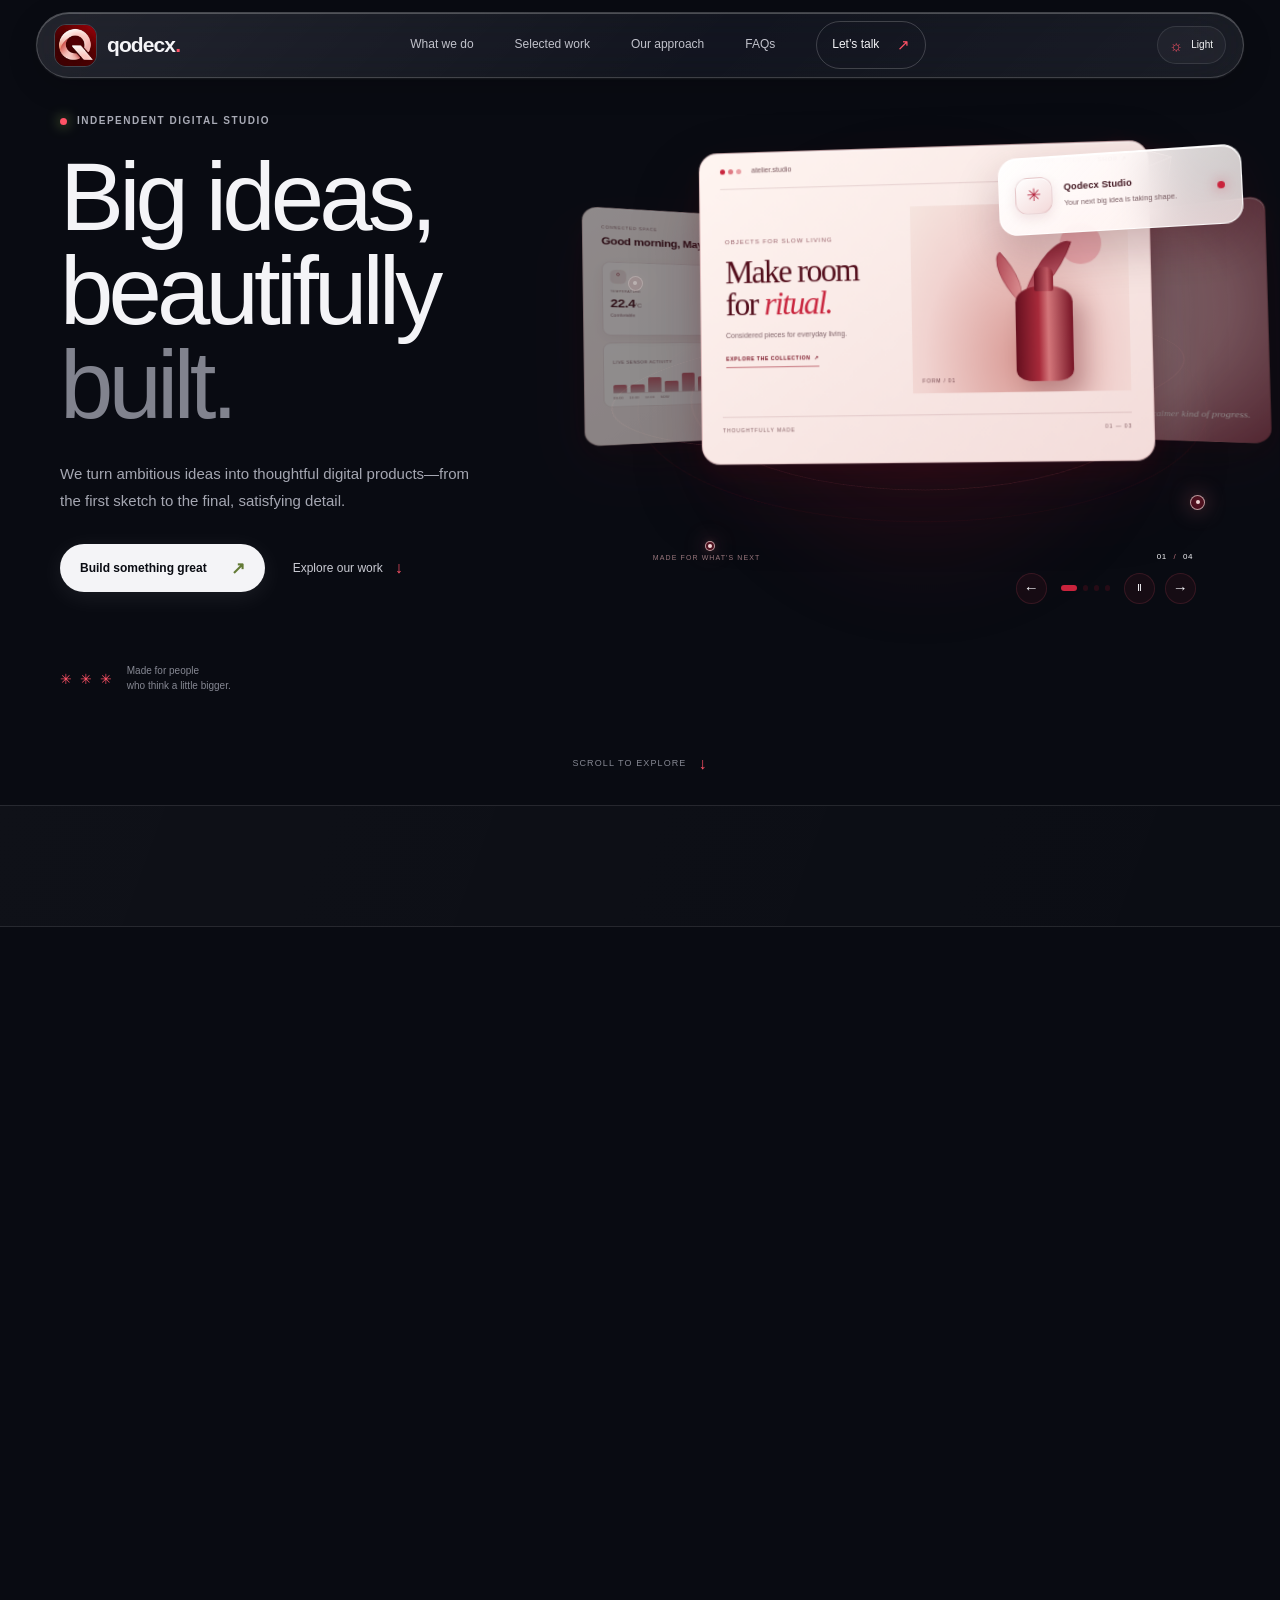
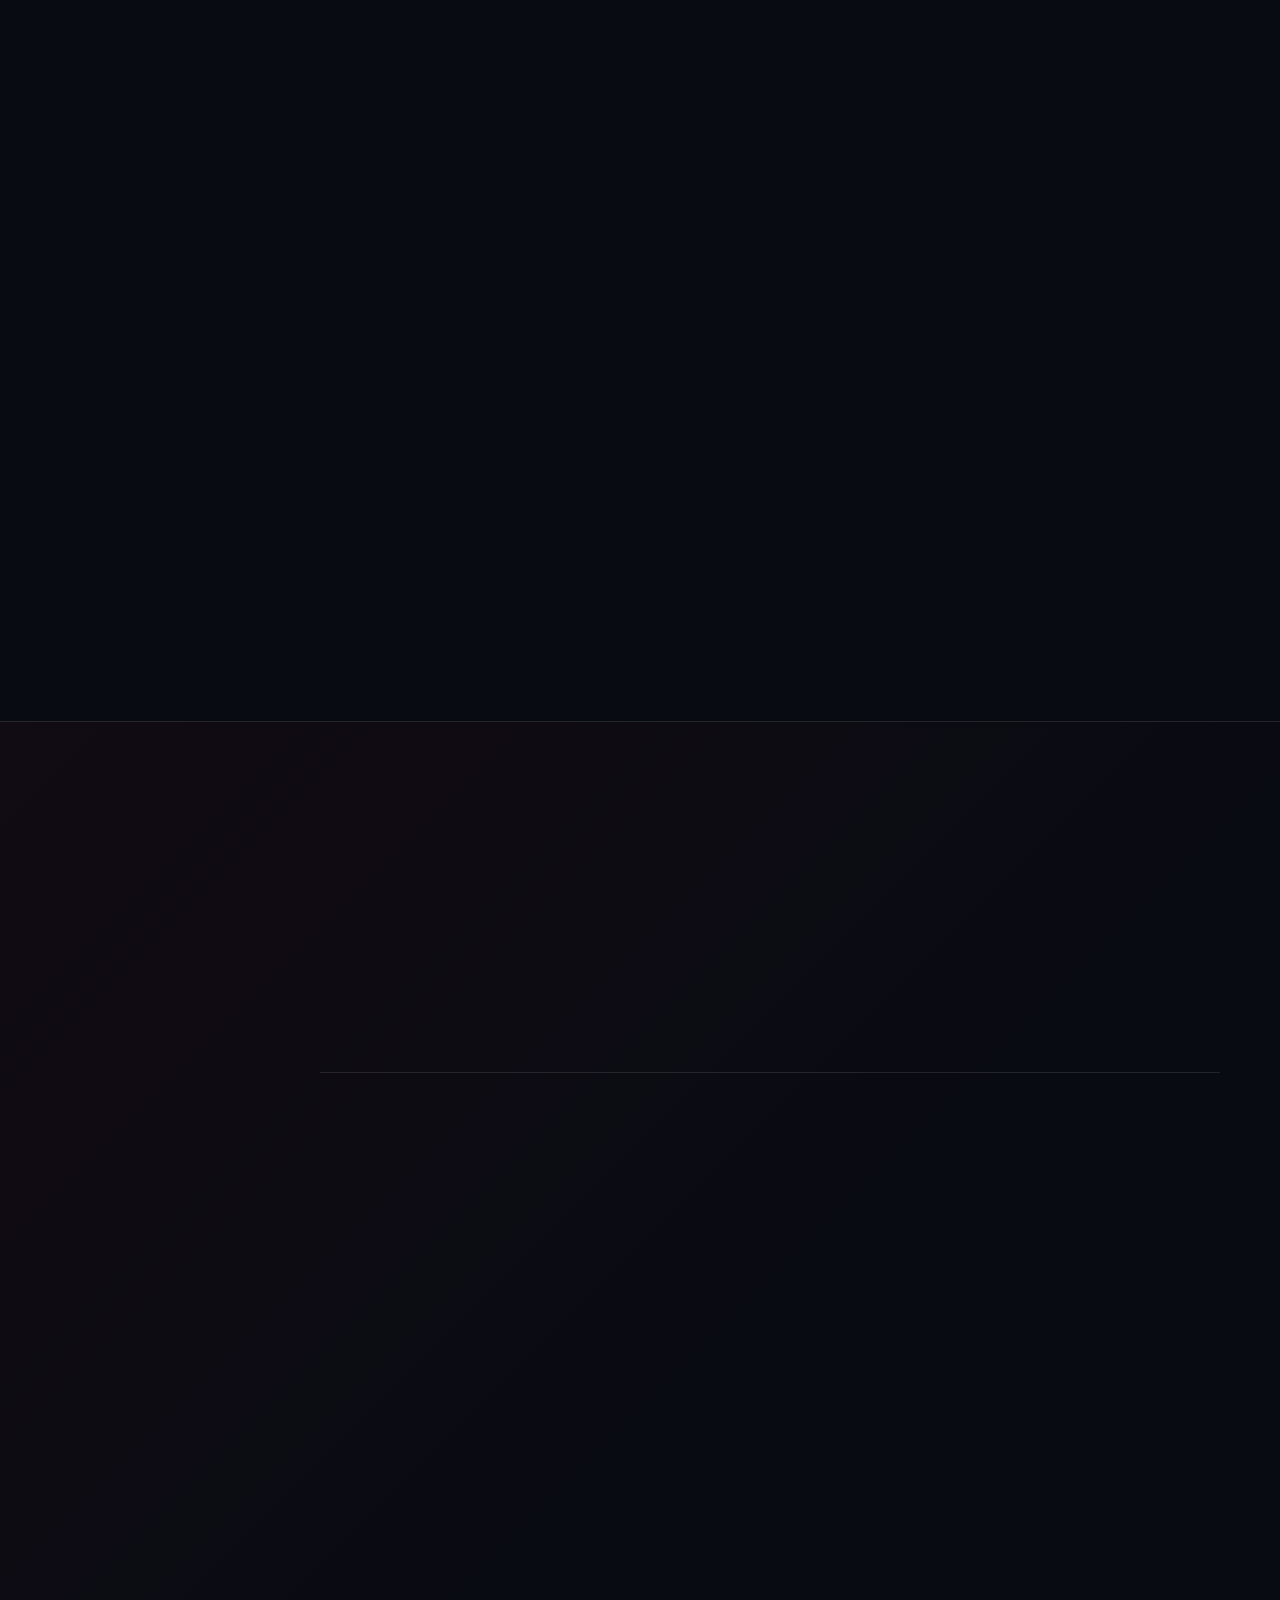
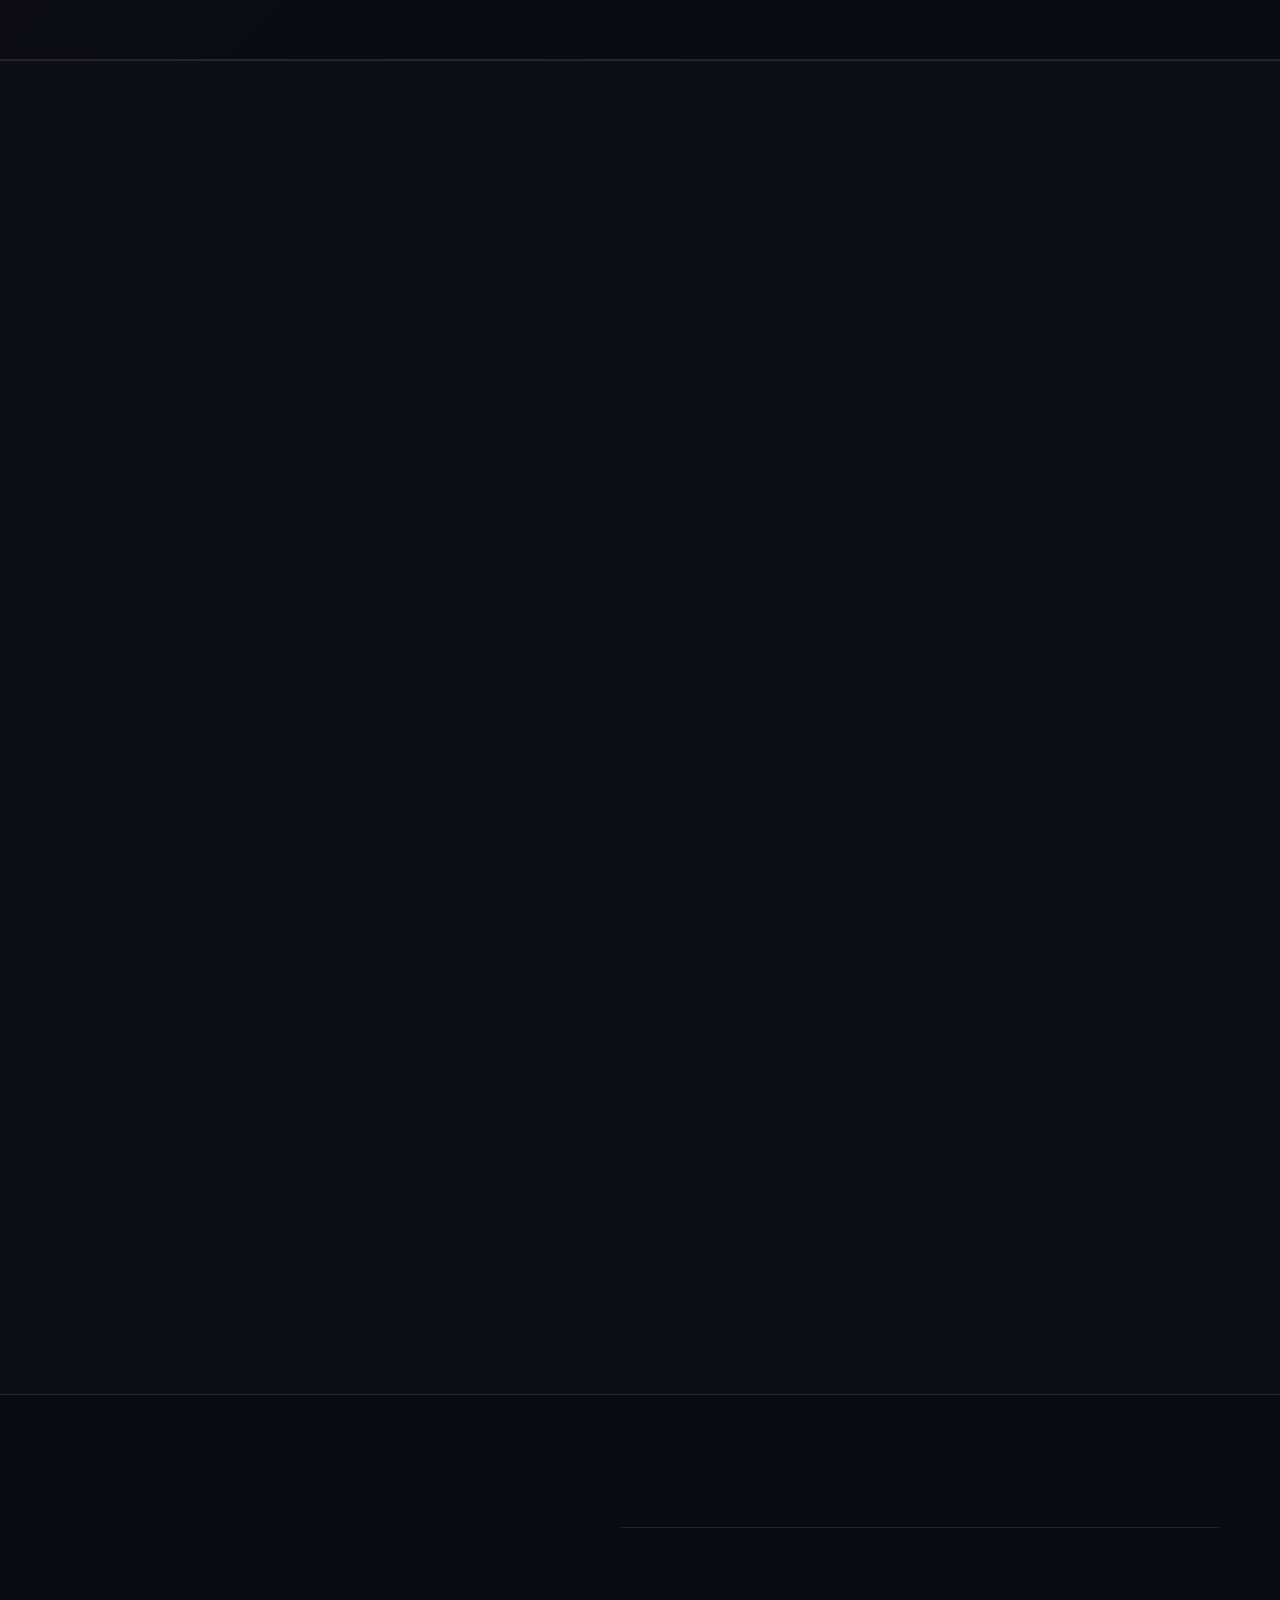
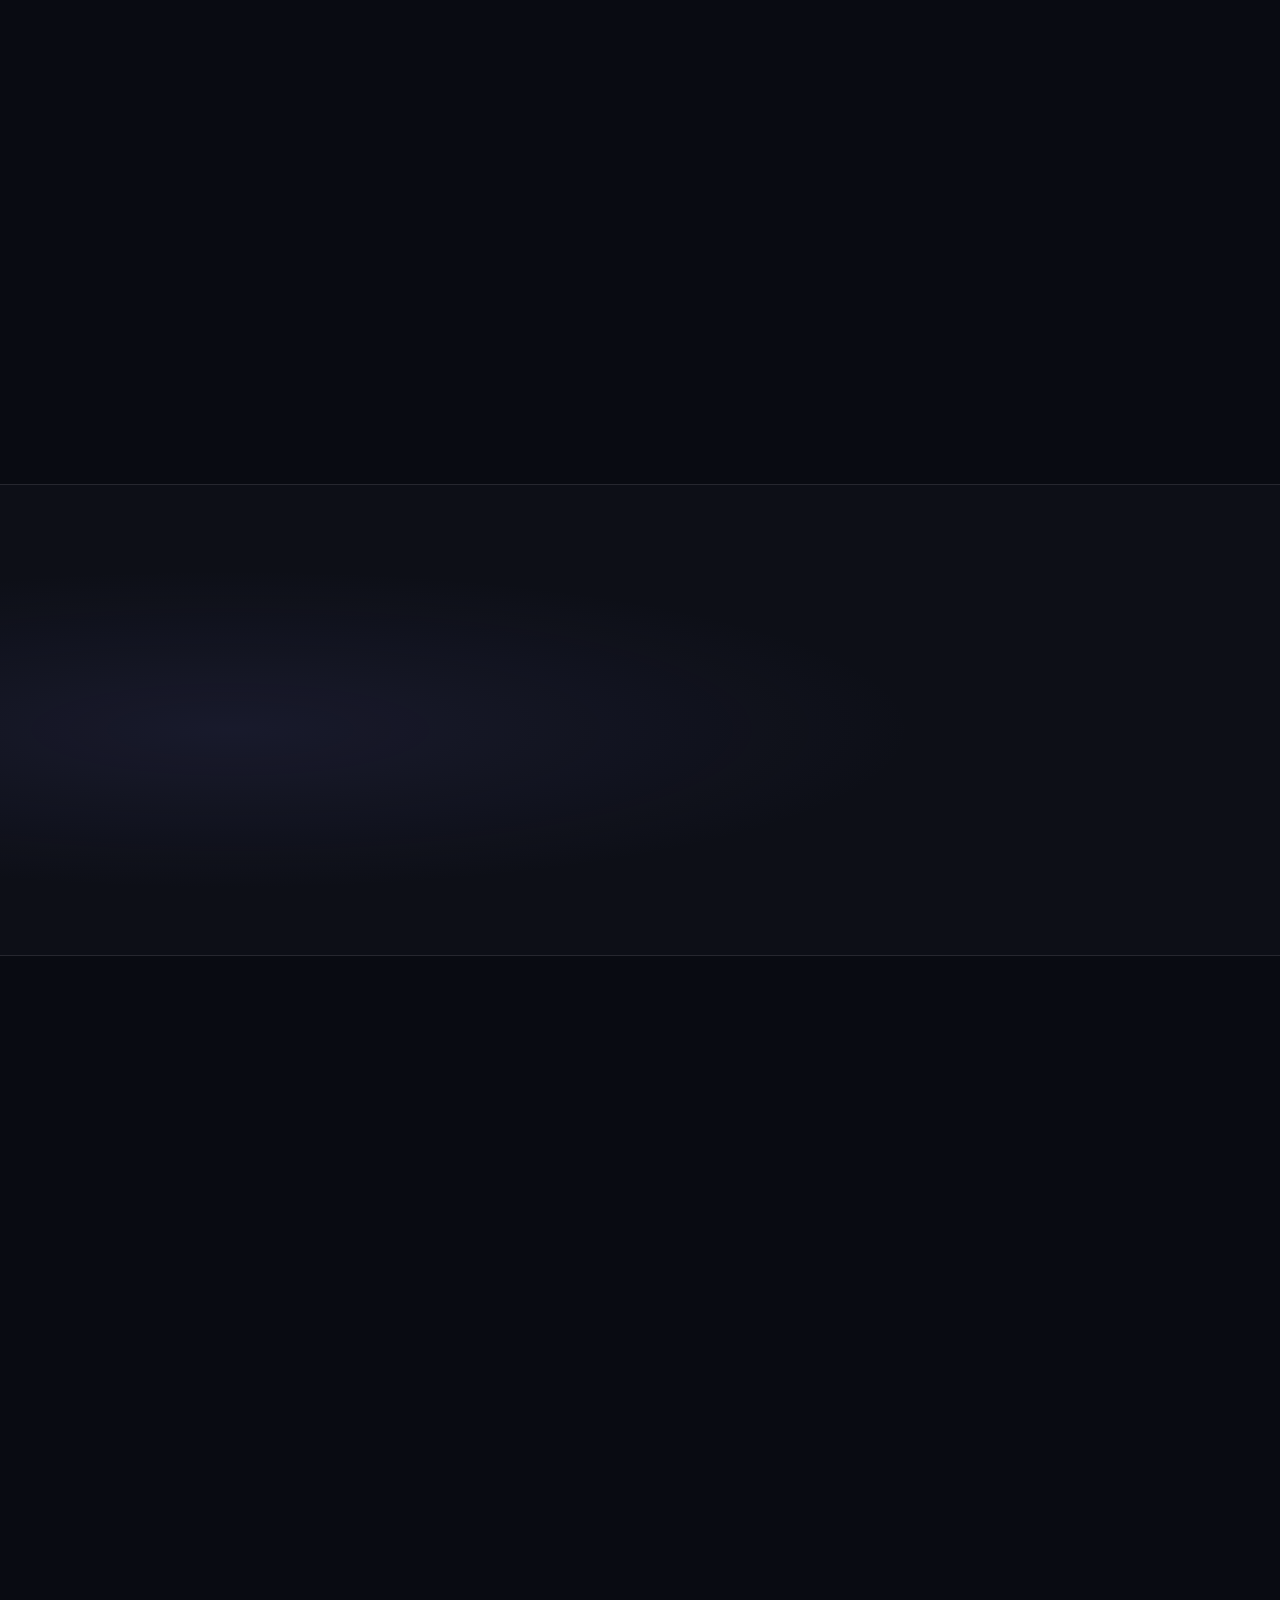
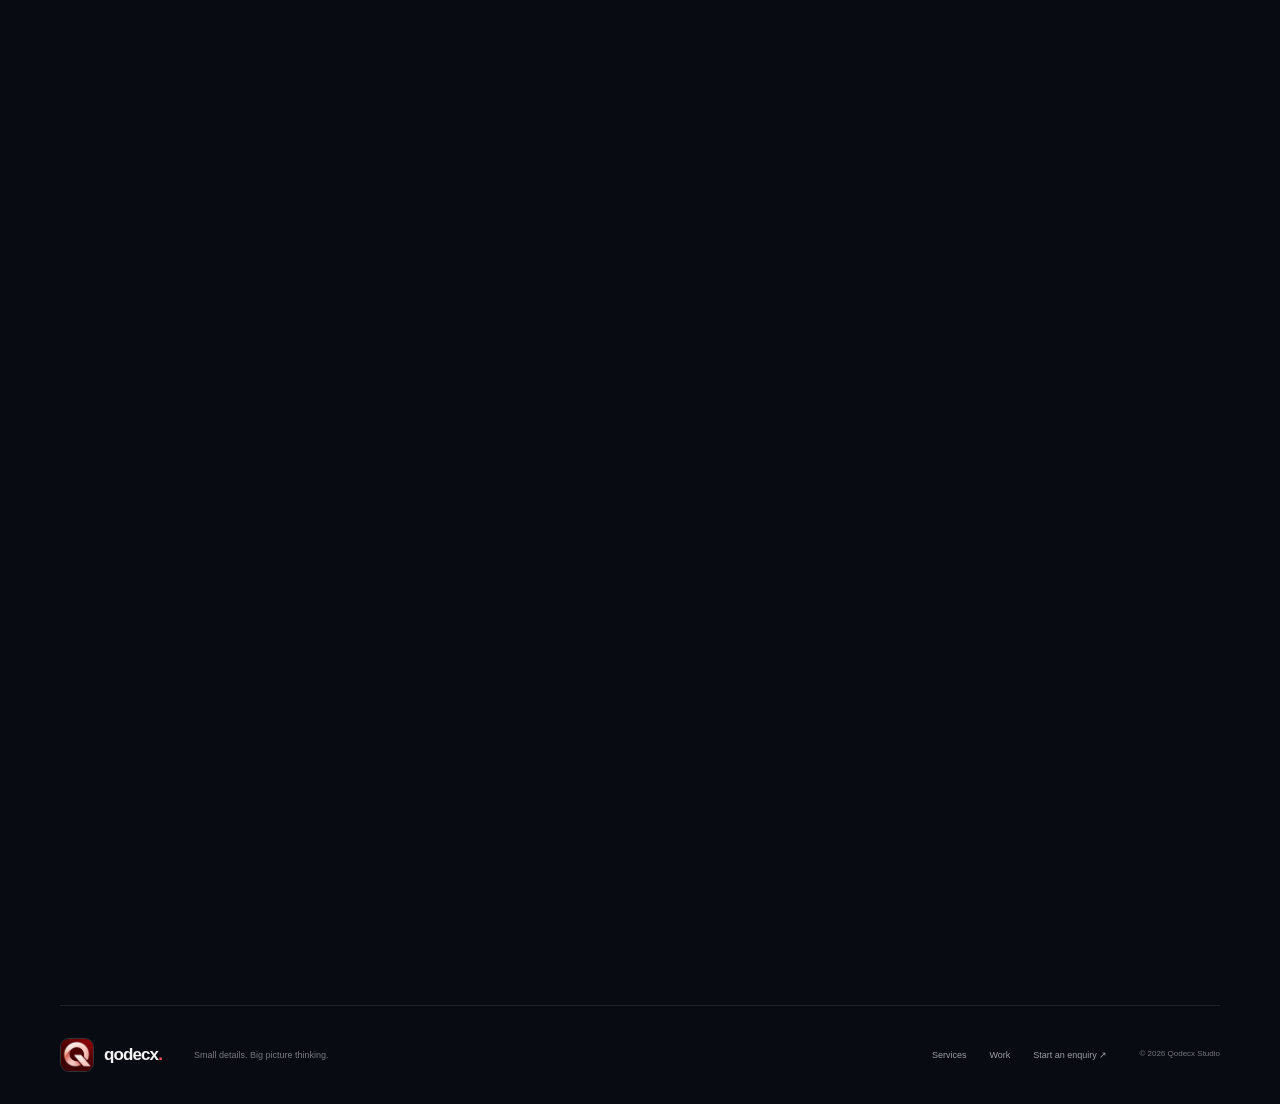
<file: qodex.co/index.html>
<!doctype html>
<html lang="en" class="no-js">
  <head>
    <meta charset="utf-8" />
    <meta name="viewport" content="width=device-width, initial-scale=1" />
    <meta name="theme-color" content="#090b12" />
    <meta name="referrer" content="strict-origin-when-cross-origin" />
    <meta
      http-equiv="Content-Security-Policy"
      content="default-src 'self'; base-uri 'self'; object-src 'none'; frame-src 'none'; form-action 'self' https://formsubmit.co; img-src 'self' data:; style-src 'self'; script-src 'self'; font-src 'self'; connect-src 'none'"
    />
    <meta
      name="description"
      content="Qodecx creates thoughtful websites, software, apps, IoT products, and automations for ambitious teams."
    />
    <title>Qodecx — Thoughtfully engineered</title>
    <link rel="icon" href="qodecx-logo.jpeg" type="image/jpeg" />
    <link rel="stylesheet" href="styles.css" />
    <script src="script.js" defer></script>
  </head>
  <body>
    <a class="skip-link" href="#main">Skip to content</a>
    <header class="site-header" id="top">
      <div class="nav-wrap">
        <a class="brand" href="#top" aria-label="Qodecx home">
          <img src="qodecx-logo.jpeg" alt="Qodecx" width="46" height="46" />
          <span>qodecx<span class="brand-period">.</span></span>
        </a>
        <nav class="main-nav" id="main-nav" aria-label="Main navigation">
          <a href="#services">What we do</a>
          <a href="#work">Selected work</a>
          <a href="#approach">Our approach</a>
          <a href="#faq">FAQs</a>
          <a class="nav-cta" href="#contact">Let’s talk <span aria-hidden="true">↗</span></a>
        </nav>
        <button class="theme-toggle" type="button" aria-label="Switch to light mode" aria-pressed="false">
          <span class="theme-toggle-icon" aria-hidden="true">☼</span>
          <span class="theme-toggle-label">Light</span>
        </button>
        <button class="menu-toggle" type="button" aria-label="Open navigation" aria-expanded="false" aria-controls="main-nav">
          <span></span><span></span>
        </button>
      </div>
    </header>

    <main id="main">
      <section class="hero section-shell" aria-labelledby="hero-title">
        <div class="hero-grid">
          <div class="hero-copy">
            <p class="eyebrow"><span class="status-dot"></span> Independent digital studio</p>
            <h1 id="hero-title">Big ideas,<br />beautifully <span>built.</span></h1>
            <p class="hero-intro">
              We turn ambitious ideas into thoughtful digital products—from the first sketch to the
              final, satisfying detail.
            </p>
            <div class="hero-actions">
              <a class="button button-primary" href="#contact">Build something great <span aria-hidden="true">↗</span></a>
              <a class="text-link" href="#work">Explore our work <span aria-hidden="true">↓</span></a>
            </div>
            <div class="hero-note">
              <span class="note-stars" aria-hidden="true">✳ ✳ ✳</span>
              <span>Made for people<br />who think a little bigger.</span>
            </div>
          </div>

          <div class="hero-art">
            <div class="art-glow"></div>
            <div class="orbit orbit-one"></div>
            <div class="orbit orbit-two"></div>
            <div class="orbit orbit-three"></div>
            <div class="hero-3d-scene" aria-hidden="true">
              <div class="scene-orbit scene-orbit-back"></div>
              <div class="scene-orbit scene-orbit-front"></div>
              <div class="scene-crystal"><i></i><b></b></div>
              <span class="scene-node scene-node-one"><i></i></span>
              <span class="scene-node scene-node-two"><i></i></span>
              <span class="scene-node scene-node-three"><i></i></span>
            </div>
            <div class="hero-float-card" aria-hidden="true">
              <span class="float-card-icon">✳</span>
              <span class="float-card-copy"><b>Qodecx Studio</b><small>Your next big idea is taking shape.</small></span>
              <span class="float-card-status"></span>
            </div>
            <div class="hero-carousel" role="region" aria-label="Digital products we create" aria-roledescription="carousel" aria-live="off">
              <div class="hero-slides">
                <article class="hero-slide is-active" role="group" aria-roledescription="slide" aria-label="1 of 4: Websites" aria-hidden="false">
                  <div class="showcase-frame website-frame" aria-hidden="true">
                    <div class="showcase-toolbar"><span class="dashboard-mark"><i></i><i></i><i></i></span><span>atelier.studio</span><span class="toolbar-menu">WORK&nbsp;&nbsp; STUDIO&nbsp;&nbsp; <b>SHOP ↗</b></span></div>
                    <div class="website-hero">
                      <div class="website-copy"><small>OBJECTS FOR SLOW LIVING</small><strong>Make room<br />for <em>ritual.</em></strong><span>Considered pieces for everyday living.</span><b>EXPLORE THE COLLECTION&nbsp; ↗</b></div>
                      <div class="website-product"><i class="product-sun"></i><i class="product-vase"></i><i class="product-leaf leaf-one"></i><i class="product-leaf leaf-two"></i><span>FORM / 01</span></div>
                    </div>
                    <div class="website-foot"><span>THOUGHTFULLY MADE</span><span>01 — 03</span></div>
                  </div>
                </article>
                <article class="hero-slide" role="group" aria-roledescription="slide" aria-label="2 of 4: Mobile apps" aria-hidden="true">
                  <div class="showcase-frame app-frame" aria-hidden="true">
                    <div class="app-glow"></div>
                    <div class="phone-frame">
                      <div class="phone-island"></div>
                      <div class="phone-status"><span>9:41</span><span>● ● ▰</span></div>
                      <div class="app-topline"><span>MONDAY, OCT 26</span><b>•••</b></div>
                      <strong class="app-greeting">A little better,<br /><em>every day.</em></strong>
                      <span class="app-subtitle">Your day, finding its rhythm.</span>
                      <div class="app-progress"><div><span>DAILY FOCUS</span><b>72%</b></div><i><span></span></i><small>You're right on track</small></div>
                      <div class="app-next"><span class="app-play">▶</span><span><small>UP NEXT · 10 MIN</small><b>Morning reset</b></span><span>↗</span></div>
                      <div class="app-tabbar"><b>◉<small>Today</small></b><span>◷<small>Explore</small></span><span>○<small>You</small></span></div>
                    </div>
                    <span class="app-caption">A calmer kind of progress.</span>
                  </div>
                </article>
                <article class="hero-slide" role="group" aria-roledescription="slide" aria-label="3 of 4: Workflow automation" aria-hidden="true">
                  <div class="showcase-frame automation-frame" aria-hidden="true">
                    <div class="automation-header"><span class="automation-mark">n</span><span><b>New lead, all set.</b><small>LEAD INTAKE · LIVE WORKFLOW</small></span><i><b></b> ACTIVE</i></div>
                    <div class="automation-canvas">
                      <div class="flow-step"><span class="flow-step-icon trigger-icon">↗</span><span><small>WHEN THIS HAPPENS</small><b>New enquiry received</b><i>Website contact form</i></span><em>✓</em></div>
                      <div class="flow-connector"><i></i><b>INSTANTLY</b></div>
                      <div class="flow-step"><span class="flow-step-icon action-icon">✳</span><span><small>DO THIS NEXT</small><b>Send a warm welcome</b><i>Email + CRM update</i></span><em>✓</em></div>
                      <div class="flow-connector"><i></i><b>THEN</b></div>
                      <div class="flow-complete"><span>✓</span> Three busywork steps, taken care of.</div>
                    </div>
                  </div>
                </article>
                <article class="hero-slide" role="group" aria-roledescription="slide" aria-label="4 of 4: Connected IoT products" aria-hidden="true">
                  <div class="showcase-frame iot-frame" aria-hidden="true">
                    <div class="iot-header"><span><small>CONNECTED SPACE</small><b>Good morning, Maya <em>✳</em></b></span><i><b></b> ALL SYSTEMS NORMAL</i></div>
                    <div class="iot-metrics">
                      <div class="iot-stat"><span class="iot-stat-icon temperature-icon">°</span><small>TEMPERATURE</small><b>22.4<em>°C</em></b><i>Comfortable</i></div>
                      <div class="iot-stat"><span class="iot-stat-icon air-icon">◌</span><small>AIR QUALITY</small><b>Good</b><i class="air-reading"><span></span> 18 µg/m³</i></div>
                      <div class="iot-stat"><span class="iot-stat-icon energy-icon">↗</span><small>ENERGY TODAY</small><b>8.2<em> kWh</em></b><i>↓ 12% vs yesterday</i></div>
                    </div>
                    <div class="iot-bottom"><div><span>LIVE SENSOR ACTIVITY</span><div class="iot-chart"><i></i><i></i><i></i><i></i><i></i><i></i><i></i><i></i><i></i><i></i><i></i><i></i><i></i><i></i></div><small>08:00&nbsp;&nbsp;&nbsp;&nbsp; 10:00&nbsp;&nbsp;&nbsp;&nbsp; 12:00&nbsp;&nbsp;&nbsp;&nbsp; NOW</small></div><div class="iot-device"><span>◉</span><small>3 DEVICES</small><b>Connected</b><i>●●●</i></div></div>
                  </div>
                </article>
              </div>
              <div class="carousel-caption" aria-hidden="true">
                <span class="carousel-kicker">MADE FOR WHAT'S NEXT</span>
                <span class="carousel-current">01 <i>/</i> 04</span>
              </div>
              <div class="carousel-controls" role="group" aria-label="Carousel controls">
                <button class="carousel-arrow carousel-previous" type="button" aria-label="Previous product" title="Previous product">←</button>
                <div class="carousel-dots" role="group" aria-label="Choose a product showcase">
                  <button class="carousel-dot is-active" type="button" aria-label="Show websites" aria-current="true"></button>
                  <button class="carousel-dot" type="button" aria-label="Show mobile apps"></button>
                  <button class="carousel-dot" type="button" aria-label="Show workflow automation"></button>
                  <button class="carousel-dot" type="button" aria-label="Show IoT products"></button>
                </div>
                <button class="carousel-toggle" type="button" aria-label="Pause automatic rotation" aria-pressed="false"><span class="carousel-pause-icon" aria-hidden="true">Ⅱ</span></button>
                <button class="carousel-arrow carousel-next" type="button" aria-label="Next product" title="Next product">→</button>
              </div>
            </div>
          </div>
        </div>
        <a class="scroll-cue" href="#services"><span>Scroll to explore</span><i aria-hidden="true">↓</i></a>
      </section>

      <section class="intro-band" aria-label="Our studio">
        <div class="section-shell intro-band-inner reveal">
          <p>One curious team.<br /><span>Many ways to make it real.</span></p>
          <div class="band-tags" aria-label="Our capabilities">
            <span>Strategy</span><i></i><span>Design</span><i></i><span>Engineering</span><i></i><span>Care</span>
          </div>
        </div>
      </section>

      <section class="services section-shell section-spacing" id="services">
        <div class="section-heading reveal">
          <div>
            <p class="eyebrow"><span class="eyebrow-dash"></span> What we make</p>
            <h2>Everything you need.<br /><span>Nothing you don’t.</span></h2>
          </div>
          <p class="heading-aside">From a first spark to a fully connected ecosystem, we bring the right people and craft to every build.</p>
        </div>
        <div class="service-grid">
          <article class="service-card reveal">
            <div class="service-card-top"><span class="service-number">01</span><span class="service-icon icon-web" aria-hidden="true"><i></i><i></i><i></i></span></div>
            <h3>Websites</h3>
            <p>Distinctive, lightning-fast websites that make your next first impression count.</p>
            <ul><li>Brand &amp; product sites</li><li>Commerce experiences</li><li>Design systems</li></ul>
            <a href="services/website.html" aria-label="Explore website design and development services">Explore website services <span aria-hidden="true">↗</span></a>
          </article>
          <article class="service-card reveal">
            <div class="service-card-top"><span class="service-number">02</span><span class="service-icon icon-software" aria-hidden="true"><i></i><i></i><i></i><i></i></span></div>
            <h3>Software</h3>
            <p>Reliable, secure-minded software that makes complex work feel simple.</p>
            <ul><li>Dashboards &amp; platforms</li><li>APIs &amp; integrations</li><li>Cloud-ready systems</li></ul>
            <a href="services/software.html" aria-label="Explore software development services">Explore software services <span aria-hidden="true">↗</span></a>
          </article>
          <article class="service-card reveal">
            <div class="service-card-top"><span class="service-number">03</span><span class="service-icon icon-iot" aria-hidden="true"><i></i><i></i><i></i></span></div>
            <h3>IoT projects</h3>
            <p>Useful connections between physical products, sensors, and the people using them.</p>
            <ul><li>Connected devices</li><li>Prototypes &amp; firmware</li><li>Live data experiences</li></ul>
            <a href="services/iot.html" aria-label="Explore connected product and IoT services">Explore IoT services <span aria-hidden="true">↗</span></a>
          </article>
          <article class="service-card reveal">
            <div class="service-card-top"><span class="service-number">04</span><span class="service-icon icon-app" aria-hidden="true"><i></i></span></div>
            <h3>Apps</h3>
            <p>Intuitive mobile experiences that feel right at home in someone’s hand.</p>
            <ul><li>iOS &amp; Android</li><li>Cross-platform apps</li><li>Product prototyping</li></ul>
            <a href="services/apps.html" aria-label="Explore mobile app services">Explore app services <span aria-hidden="true">↗</span></a>
          </article>
          <article class="service-card service-card-wide reveal">
            <div class="service-card-top"><span class="service-number">05</span><span class="service-icon icon-automation" aria-hidden="true"><i></i><i></i><i></i></span></div>
            <div class="wide-card-copy">
              <h3>Automations</h3>
              <p>Give repetitive work to systems, and give your team more room to think.</p>
              <a href="services/automation.html" aria-label="Explore workflow automation services">Explore automation services <span aria-hidden="true">↗</span></a>
            </div>
            <div class="flow-art" aria-hidden="true"><span>IN</span><i></i><span class="flow-node">Q</span><i></i><span>OUT</span></div>
          </article>
        </div>
      </section>

      <section class="faq section-spacing" id="faq">
        <div class="section-shell">
          <div class="section-heading reveal">
            <div>
              <p class="eyebrow"><span class="eyebrow-dash"></span> Before we begin</p>
              <h2>Good questions.<br /><span>Clear answers.</span></h2>
            </div>
            <p class="heading-aside">A quick guide to what goes into a website—and the support that can continue after launch.</p>
          </div>
          <div class="faq-list">
            <details class="faq-item reveal">
              <summary>What goes into building a website?</summary>
              <div class="faq-answer"><p>We can help shape the project from first idea to launch: discovery and content structure, visual design, responsive development, CMS or commerce setup, accessibility checks, performance tuning, testing, and deployment.</p></div>
            </details>
            <details class="faq-item reveal">
              <summary>Can you help with SEO?</summary>
              <div class="faq-answer"><p>We can set up an SEO-ready foundation: crawlable page structure, metadata, descriptive URLs, sitemap and robots configuration, structured data where appropriate, image optimization, and Search Console handoff. Ongoing content and SEO campaigns can be discussed separately; search rankings are never guaranteed.</p></div>
            </details>
            <details class="faq-item reveal">
              <summary>What happens after a website goes live?</summary>
              <div class="faq-answer"><p>Launch is the start of the next chapter. Optional care can include updates, backups, uptime and error checks, analytics reviews, small improvements, content changes, and help responding to issues. We agree the scope and response expectations up front.</p></div>
            </details>
            <details class="faq-item reveal">
              <summary>Do you provide hosting, analytics, and training?</summary>
              <div class="faq-answer"><p>We can configure a suitable hosting or deployment setup, connect privacy-conscious analytics where requested, and walk your team through updating content and using the new site. Third-party subscriptions and hosting fees are agreed separately.</p></div>
            </details>
            <details class="faq-item reveal">
              <summary>Can one project include apps, software, automation, or IoT?</summary>
              <div class="faq-answer"><p>Yes. We can map the people, devices, data, and systems involved, then plan a connected solution. Each service page outlines its build, launch, and ongoing-care options; the final scope is tailored to your project.</p></div>
            </details>
            <details class="faq-item reveal">
              <summary>How do we decide what support we need?</summary>
              <div class="faq-answer"><p>We start with how the product will be used and who will maintain it. From there, we can recommend a practical handover, monitoring, maintenance, or improvement plan—without adding services you do not need.</p></div>
            </details>
          </div>
        </div>
      </section>

      <section class="work section-spacing" id="work">
        <div class="section-shell">
          <div class="section-heading work-heading reveal">
            <div>
              <p class="eyebrow"><span class="eyebrow-dash"></span> A few things we dream up</p>
              <h2>Thoughtful work.<br /><span>Real-world thinking.</span></h2>
            </div>
            <span class="concept-note">CONCEPT PROJECTS · NOT CLIENT CASE STUDIES</span>
          </div>
          <div class="project-grid">
            <article class="project-card project-a reveal">
              <div class="project-visual aero-visual" aria-hidden="true">
                <div class="aero-top"><span>AEROSENSE</span><span class="live-tag"><i></i> LIVE</span></div>
                <div class="aero-reading"><span>Air quality</span><strong>Good<span>.</span></strong><small>Updated just now</small></div>
                <div class="aero-chart"><i></i><i></i><i></i><i></i><i></i><i></i><i></i><i></i><i></i><i></i><i></i><i></i><i></i><i></i><i></i><i></i><i></i><i></i></div>
                <div class="aero-axis"><span>8 AM</span><span>12 PM</span><span>NOW</span></div>
                <div class="aero-device"><span></span><span></span><span></span></div>
              </div>
              <div class="project-meta"><div><p>CONNECTED IOT · DASHBOARD</p><h3>AeroSense</h3></div><span class="project-arrow" aria-hidden="true">↗</span></div>
              <p class="project-description">A clearer picture of the air around you, from a tiny sensor to a live home dashboard.</p>
            </article>
            <article class="project-card project-b reveal">
              <div class="project-visual flow-visual" aria-hidden="true">
                <div class="flow-window">
                  <div class="flow-window-head"><span>flowday</span><span>•••</span></div>
                  <div class="flow-greeting">Your week,<br /><strong>in a good flow.</strong></div>
                  <div class="flow-progress"><span>THIS WEEK</span><i><b></b></i><strong>72%</strong></div>
                  <div class="flow-tasks"><span class="task-check">✓</span><span>Plan a slower morning</span><small>DONE</small></div>
                  <div class="flow-tasks"><span class="task-check">✓</span><span>Get outside for a walk</span><small>DONE</small></div>
                  <div class="flow-tasks muted"><span class="task-check"></span><span>Make time to make things</span><small>UP NEXT</small></div>
                </div>
                <div class="flow-sparkle">✳</div>
              </div>
              <div class="project-meta"><div><p>WELLBEING · MOBILE APP</p><h3>flowday</h3></div><span class="project-arrow" aria-hidden="true">↗</span></div>
              <p class="project-description">A gentle little app concept for turning good intentions into everyday rituals.</p>
            </article>
            <article class="project-card project-c reveal">
              <div class="project-visual orbit-visual" aria-hidden="true">
                <div class="orbit-window">
                  <div class="orbit-window-head"><span>orbit / operations</span><span class="orbit-avatar">JD</span></div>
                  <div class="orbit-label">MONDAY, OCT 25 <span>•••</span></div>
                  <div class="orbit-title">A little less busywork.</div>
                  <div class="orbit-flow">
                    <div class="orbit-step"><span class="step-symbol">✉</span><small>NEW ORDER</small></div>
                    <b>→</b><div class="orbit-step orbit-step-center"><span class="step-symbol">✳</span><small>SMART ROUTE</small></div>
                    <b>→</b><div class="orbit-step"><span class="step-symbol">✓</span><small>ALL SET</small></div>
                  </div>
                  <div class="orbit-toast"><span>✓</span> Routine complete <small>just now</small></div>
                </div>
              </div>
              <div class="project-meta"><div><p>WORKFLOWS · AUTOMATION</p><h3>Orbit Ops</h3></div><span class="project-arrow" aria-hidden="true">↗</span></div>
              <p class="project-description">A friendly automation concept that connects everyday tools and keeps work moving.</p>
            </article>
            <article class="project-card project-d reveal">
              <div class="project-visual crm-visual" aria-hidden="true">
                <div class="crm-window">
                  <aside class="crm-sidebar">
                    <span class="crm-logo">N<span>°</span></span>
                    <i class="crm-nav-active">⌂</i><i>▤</i><i>◉</i><i>▦</i><i>⚙</i>
                    <span class="crm-avatar">AM</span>
                  </aside>
                  <div class="crm-content">
                    <div class="crm-top"><span>Workspace / Overview</span><span class="crm-date">OCT 25 &nbsp;⌄</span></div>
                    <div class="crm-title">Good morning, Alex <span>✳</span></div>
                    <p class="crm-subtitle">Here’s what’s happening with your customers.</p>
                    <div class="crm-stats">
                      <div><small>OPEN DEALS</small><strong>24</strong><i>↗ 12%</i></div>
                      <div><small>PIPELINE</small><strong>$48.2k</strong><i>↗ 8%</i></div>
                      <div><small>WON THIS MONTH</small><strong>08</strong><i>↗ 4%</i></div>
                    </div>
                    <div class="crm-table-head"><span>RECENT CONTACTS</span><span>VIEW ALL ↗</span></div>
                    <div class="crm-row"><i class="crm-person person-one">JK</i><span>Jordan Kim<small>Northstar Studio</small></span><b>Proposal sent</b></div>
                    <div class="crm-row"><i class="crm-person person-two">SR</i><span>Sam Rivera<small>Common Ground</small></span><b class="crm-warm">New lead</b></div>
                  </div>
                </div>
              </div>
              <div class="project-meta"><div><p>CUSTOMER PLATFORM · CRM</p><h3>Northstar CRM</h3></div><span class="project-arrow" aria-hidden="true">↗</span></div>
              <p class="project-description">A people-first CRM concept for tracking leads, keeping conversations moving, and seeing the full sales pipeline.</p>
            </article>
            <article class="project-card project-e reveal">
              <div class="project-visual shop-visual" aria-hidden="true">
                <div class="shop-window">
                  <div class="shop-top"><span>FORME<span class="shop-star">✳</span></span><span>OBJECTS &nbsp;&nbsp; STORIES &nbsp;&nbsp; BAG <b>02</b></span></div>
                  <div class="shop-feature">
                    <div class="shop-copy"><small>MADE FOR EVERYDAY</small><strong>Things<br />worth<br /><em>keeping.</em></strong><span>Thoughtful objects for the everyday.</span><i>DISCOVER THE COLLECTION &nbsp; ↗</i></div>
                    <div class="shop-product">
                      <span class="shop-sun"></span>
                      <div class="shop-vase"><i></i></div>
                      <span class="shop-product-label">STUDIO VASE · 01</span>
                    </div>
                  </div>
                  <div class="shop-foot"><span>FORM THAT FEELS LIKE HOME.</span><span>01 — 04</span></div>
                </div>
              </div>
              <div class="project-meta"><div><p>COMMERCE · BRAND EXPERIENCE</p><h3>Forme Objects</h3></div><span class="project-arrow" aria-hidden="true">↗</span></div>
              <p class="project-description">A considered online shop concept pairing a tactile visual identity with a smooth, simple buying experience.</p>
            </article>
            <article class="project-card project-f reveal">
              <div class="project-visual booking-visual" aria-hidden="true">
                <div class="booking-window">
                  <div class="booking-header"><span class="booking-brand">COMMON<br />GROUND<span>.</span></span><span class="booking-menu">YOUR SPACE&nbsp; &nbsp; PRICING&nbsp; &nbsp; SIGN IN</span></div>
                  <div class="booking-greeting"><small>MAKE ROOM FOR GOOD WORK</small><strong>A place to<br /><em>get somewhere.</em></strong><span>Flexible workspaces, made for people with things to do.</span><i>FIND YOUR SPACE &nbsp; ↗</i></div>
                  <div class="booking-panel"><div><small>LOCATION</small><b>Brooklyn, NY⌄</b></div><div><small>WHEN</small><b>Choose a date⌄</b></div><span>EXPLORE SPACES&nbsp; ↗</span></div>
                </div>
              </div>
              <div class="project-meta"><div><p>BOOKING · CUSTOMER PORTAL</p><h3>Common Ground</h3></div><span class="project-arrow" aria-hidden="true">↗</span></div>
              <p class="project-description">A flexible workspace booking concept that makes finding and reserving the right desk feel effortless.</p>
            </article>
          </div>
        </div>
      </section>

      <section class="approach section-shell section-spacing" id="approach">
        <div class="approach-intro reveal">
          <p class="eyebrow"><span class="eyebrow-dash"></span> A good way to get there</p>
          <h2>Good work feels<br /><span>good all the way.</span></h2>
          <p>Clear communication, thoughtful choices, and no mystery hand-offs. We keep the process human from day one.</p>
          <a class="text-link" href="#contact">A little more about us <span aria-hidden="true">↗</span></a>
        </div>
        <div class="approach-steps">
          <article class="approach-step reveal"><span>01</span><div><h3>Get curious</h3><p>We listen first, ask better questions, and get to the heart of what you really need.</p></div><i aria-hidden="true">✳</i></article>
          <article class="approach-step reveal"><span>02</span><div><h3>Make it make sense</h3><p>We shape the idea together—mapping out the experience, scope, and right-fit technology.</p></div><i aria-hidden="true">⌘</i></article>
          <article class="approach-step reveal"><span>03</span><div><h3>Build with care</h3><p>We design, develop, and test in the open, so you always know where things stand.</p></div><i aria-hidden="true">↗</i></article>
          <article class="approach-step reveal"><span>04</span><div><h3>Keep getting better</h3><p>We help launch, learn from real use, and make the next version even more useful.</p></div><i aria-hidden="true">∞</i></article>
        </div>
      </section>

      <section class="security">
        <div class="section-shell security-inner">
          <div class="security-mark reveal" aria-hidden="true"><span>Q</span><i>✳</i></div>
          <div class="security-copy reveal">
            <p class="eyebrow"><span class="eyebrow-dash"></span> Secure by design</p>
            <h2>Trust isn’t a feature.<br /><span>It’s the foundation.</span></h2>
            <p>Security is part of the conversation from the start—not a checkbox at the end. We choose sensible defaults, build with privacy in mind, and test the details.</p>
            <div class="security-points"><span><i>✓</i> Privacy-minded</span><span><i>✓</i> Carefully tested</span><span><i>✓</i> Built to evolve</span></div>
            <small>Security needs depend on your product and infrastructure. We’ll define the right safeguards with you; no website alone can promise absolute security.</small>
          </div>
        </div>
      </section>

      <section class="contact section-shell" id="contact">
        <div class="contact-heading reveal">
          <div>
            <p class="eyebrow"><span class="eyebrow-dash"></span> Start a project</p>
            <h2>Tell us what<br /><span>you have in mind.</span></h2>
          </div>
          <p>A little detail goes a long way. Share what you’re looking to build, and we’ll have a much better first conversation.</p>
        </div>
        <div class="enquiry-layout">
          <aside class="enquiry-aside reveal">
            <div class="enquiry-orb" aria-hidden="true"><span>Q</span><i>✳</i></div>
            <p class="aside-kicker">A good place to start</p>
            <h3>Every great build<br />starts with a <span>conversation.</span></h3>
            <p>Not sure about the details yet? That’s okay. Tell us what you know, and we’ll figure out the rest together.</p>
            <div class="enquiry-aside-note"><span class="aside-check">✓</span><span>No pressure. No commitment.<br />Just a useful first step.</span></div>
          </aside>

          <form class="enquiry-form reveal" id="enquiry-form" action="https://formsubmit.co/fahuz.log@gmail.com" method="POST">
            <input type="hidden" name="_subject" value="New Qodecx project enquiry" />
            <input type="hidden" name="_template" value="table" />
            <input type="text" name="_honey" class="form-honeypot" tabindex="-1" autocomplete="off" aria-hidden="true" />
            <div class="form-heading">
              <span class="form-step">PROJECT ENQUIRY</span>
              <span class="form-required"><b>*</b> Required</span>
            </div>

            <fieldset class="form-section">
              <legend><span class="field-number">01</span> What are we building?</legend>
              <label class="field-label" for="project-category">Project category <span>*</span></label>
              <div class="select-wrap">
                <select id="project-category" name="category" required>
                  <option value="" selected disabled>Choose the closest fit</option>
                  <option value="Website">Website</option>
                  <option value="Software">Software or web platform</option>
                  <option value="IoT project">IoT or connected device</option>
                  <option value="Mobile app">Mobile app</option>
                  <option value="Automation">Automation or integrations</option>
                  <option value="Something else">Something else / not sure yet</option>
                </select>
              </div>
              <div class="category-details" id="category-details" aria-live="polite">
                <p class="category-prompt">Choose a category and we’ll ask the most useful follow-up.</p>
                <fieldset class="category-options" data-category="Website" hidden>
                  <legend>What would be helpful?</legend>
                  <label><input type="checkbox" name="needs" value="Business or brand website" /> <span>Business or brand website</span></label>
                  <label><input type="checkbox" name="needs" value="Online store" /> <span>Online store</span></label>
                  <label><input type="checkbox" name="needs" value="Landing page" /> <span>Landing page</span></label>
                  <label><input type="checkbox" name="needs" value="Website redesign" /> <span>Redesign an existing site</span></label>
                </fieldset>
                <fieldset class="category-options" data-category="Software" hidden>
                  <legend>What would be helpful?</legend>
                  <label><input type="checkbox" name="needs" value="Business dashboard" /> <span>Business dashboard</span></label>
                  <label><input type="checkbox" name="needs" value="Web platform or portal" /> <span>Web platform or portal</span></label>
                  <label><input type="checkbox" name="needs" value="API or system integration" /> <span>API or system integration</span></label>
                  <label><input type="checkbox" name="needs" value="Modernise existing software" /> <span>Improve existing software</span></label>
                </fieldset>
                <fieldset class="category-options" data-category="IoT project" hidden>
                  <legend>What would be helpful?</legend>
                  <label><input type="checkbox" name="needs" value="Connected product prototype" /> <span>Connected product prototype</span></label>
                  <label><input type="checkbox" name="needs" value="Device firmware" /> <span>Device firmware</span></label>
                  <label><input type="checkbox" name="needs" value="Sensor data dashboard" /> <span>Sensor data dashboard</span></label>
                  <label><input type="checkbox" name="needs" value="Device and cloud integration" /> <span>Device and cloud integration</span></label>
                </fieldset>
                <fieldset class="category-options" data-category="Mobile app" hidden>
                  <legend>Which parts are you thinking about?</legend>
                  <label><input type="checkbox" name="needs" value="iOS app" /> <span>iOS app</span></label>
                  <label><input type="checkbox" name="needs" value="Android app" /> <span>Android app</span></label>
                  <label><input type="checkbox" name="needs" value="Cross-platform app" /> <span>One app for both platforms</span></label>
                  <label><input type="checkbox" name="needs" value="App prototype or MVP" /> <span>Prototype or first release</span></label>
                </fieldset>
                <fieldset class="category-options" data-category="Automation" hidden>
                  <legend>What would be helpful?</legend>
                  <label><input type="checkbox" name="needs" value="Automate a repetitive task" /> <span>Automate a repetitive task</span></label>
                  <label><input type="checkbox" name="needs" value="Connect existing tools" /> <span>Connect existing tools</span></label>
                  <label><input type="checkbox" name="needs" value="AI-powered workflow" /> <span>AI-assisted workflow</span></label>
                  <label><input type="checkbox" name="needs" value="Alerts and notifications" /> <span>Alerts and notifications</span></label>
                </fieldset>
                <fieldset class="category-options" data-category="Something else" hidden>
                  <legend>What kind of help do you need?</legend>
                  <label><input type="checkbox" name="needs" value="Explore an idea" /> <span>Explore an early idea</span></label>
                  <label><input type="checkbox" name="needs" value="Product design" /> <span>Product design</span></label>
                  <label><input type="checkbox" name="needs" value="Technical advice" /> <span>Technical advice</span></label>
                  <label><input type="checkbox" name="needs" value="Something not listed" /> <span>Something not listed</span></label>
                </fieldset>
              </div>
            </fieldset>

            <fieldset class="form-section">
              <legend><span class="field-number">02</span> The important details</legend>
              <label class="field-label" for="project-summary">What would you like to make or improve? <span>*</span></label>
              <textarea id="project-summary" name="summary" rows="4" minlength="20" maxlength="3000" required placeholder="What does it need to do? Who is it for? What would a great result look like?"></textarea>
              <div class="field-hint-row"><span>Share as much or as little as you know.</span><span id="summary-count">0 / 3000</span></div>
              <label class="field-label" for="project-budget">Do you have an approximate budget?</label>
              <div class="select-wrap">
                <select id="project-budget" name="budget">
                  <option value="">Not decided yet</option>
                  <option>Under ₹50,000</option>
                  <option>₹50,000–₹1,00,000</option>
                  <option>₹1,00,000–₹3,00,000</option>
                  <option>₹3,00,000–₹8,00,000</option>
                  <option>₹8,00,000+</option>
                  <option>Let’s discuss</option>
                </select>
              </div>
              <label class="field-label" for="project-timeline">When are you hoping to get started?</label>
              <div class="select-wrap">
                <select id="project-timeline" name="timeline">
                  <option value="">Flexible / not sure yet</option>
                  <option>As soon as possible</option>
                  <option>Within the next month</option>
                  <option>In 1–3 months</option>
                  <option>In 3–6 months</option>
                  <option>Just exploring</option>
                </select>
              </div>
            </fieldset>

            <fieldset class="form-section">
              <legend><span class="field-number">03</span> How can we reach you?</legend>
              <div class="field-grid">
                <div>
                  <label class="field-label" for="client-name">Your name <span>*</span></label>
                  <input id="client-name" name="name" autocomplete="name" required maxlength="120" placeholder="Alex Morgan" />
                </div>
                <div>
                  <label class="field-label" for="client-email">Email address <span>*</span></label>
                  <input id="client-email" name="email" type="email" autocomplete="email" required maxlength="254" placeholder="alex@example.com" />
                </div>
                <div>
                  <label class="field-label" for="client-phone">Contact number <span class="optional-label">OPTIONAL</span></label>
                  <input id="client-phone" name="phone" type="tel" autocomplete="tel" maxlength="40" placeholder="+91 98765 43210" />
                </div>
              </div>
              <label class="field-label" for="client-company">Company or project name <span class="optional-label">OPTIONAL</span></label>
              <input id="client-company" name="company" autocomplete="organization" maxlength="160" placeholder="What should we call your project?" />
            </fieldset>

            <p class="privacy-note"><span aria-hidden="true">⌑</span> Submitting sends your enquiry to FormSubmit to email Qodecx at fahuz.log@gmail.com. FormSubmit may ask us to verify the inbox first. Please don’t include passwords or other sensitive information.</p>
            <button class="button button-primary submit-enquiry" type="submit">Send project enquiry <span aria-hidden="true">↗</span></button>
            <p class="form-status" id="form-status" role="status" aria-live="polite"></p>
            <noscript><p class="no-script-note">JavaScript is off, so category-specific requirement choices are unavailable. You can still describe them in your project details.</p></noscript>
          </form>
        </div>
      </section>
    </main>

    <footer class="site-footer section-shell">
      <a class="brand footer-brand" href="#top" aria-label="Qodecx home">
        <img src="qodecx-logo.jpeg" alt="" width="40" height="40" />
        <span>qodecx<span class="brand-period">.</span></span>
      </a>
      <p>Small details. Big picture thinking.</p>
      <div class="footer-links"><a href="#services">Services</a><a href="#work">Work</a><a href="#contact">Start an enquiry ↗</a></div>
      <span class="copyright">© <span id="year">2026</span> Qodecx Studio</span>
    </footer>
  </body>
</html>
</file>
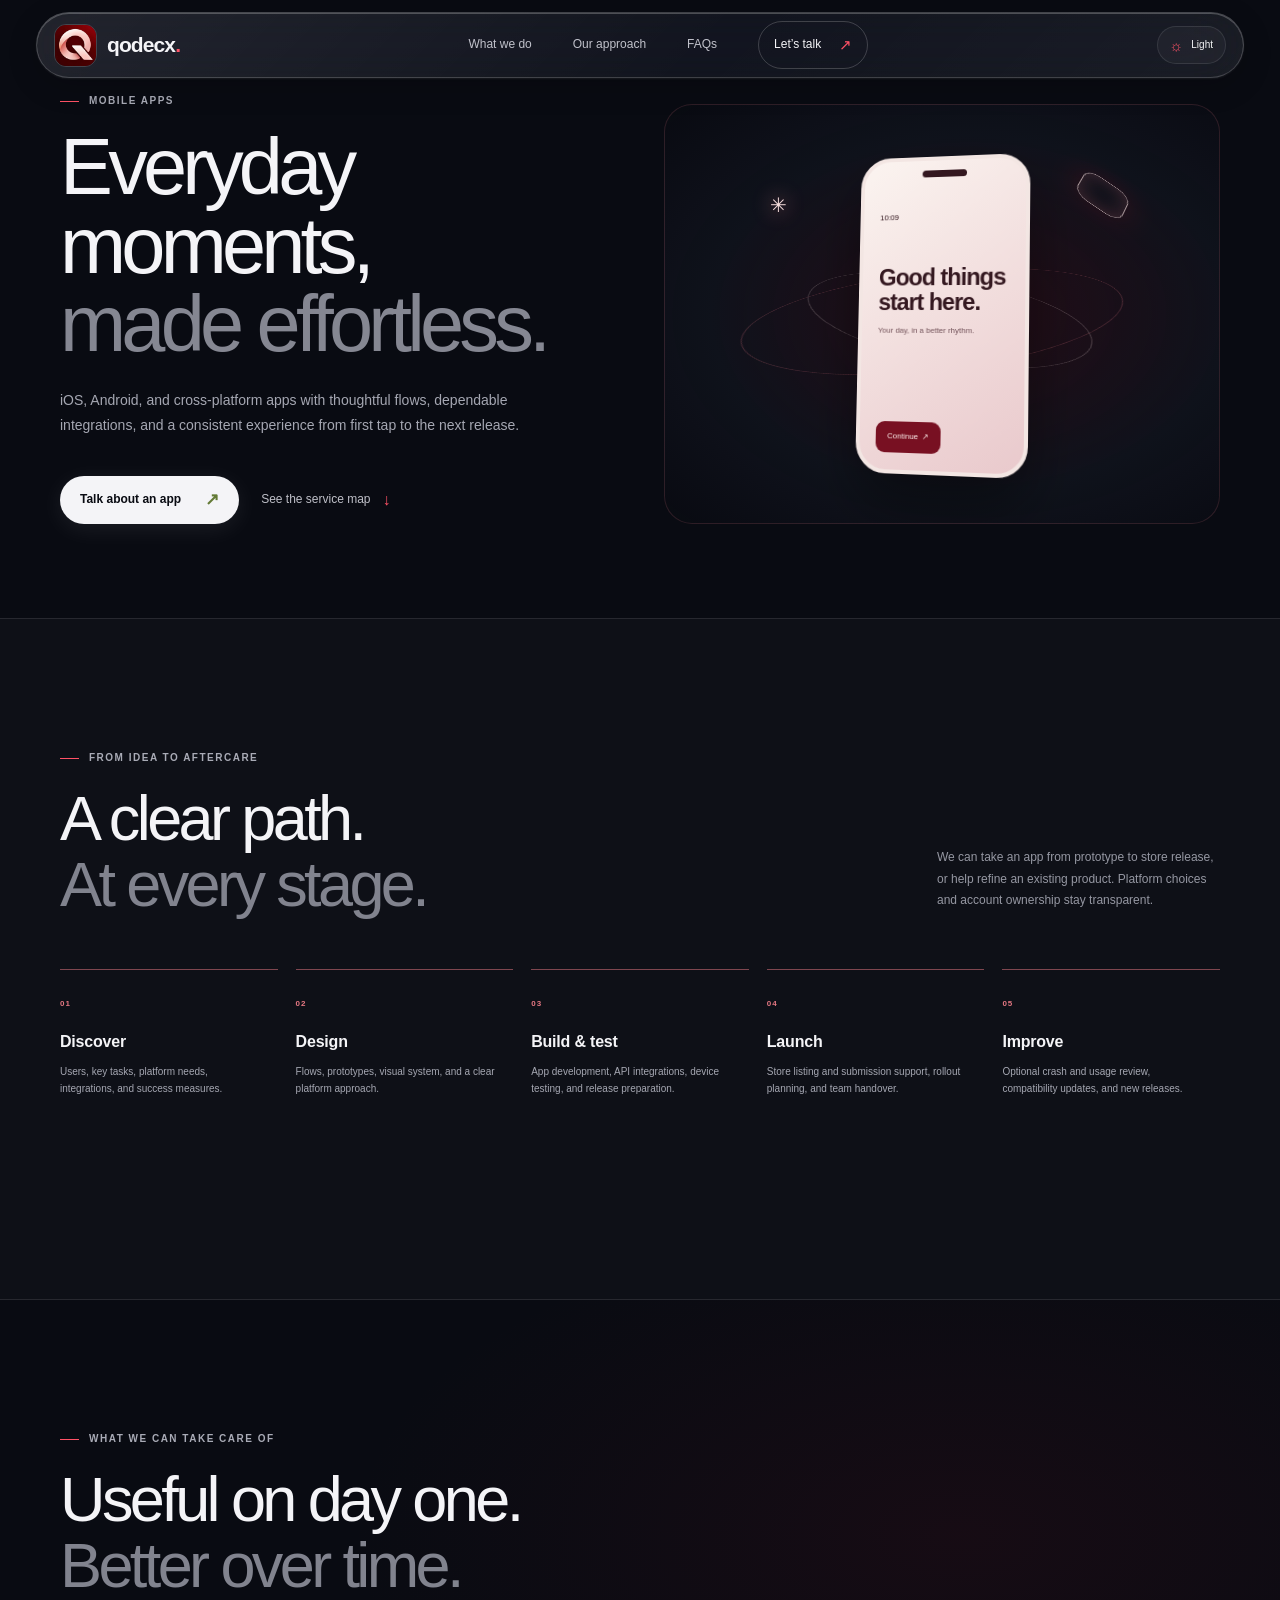
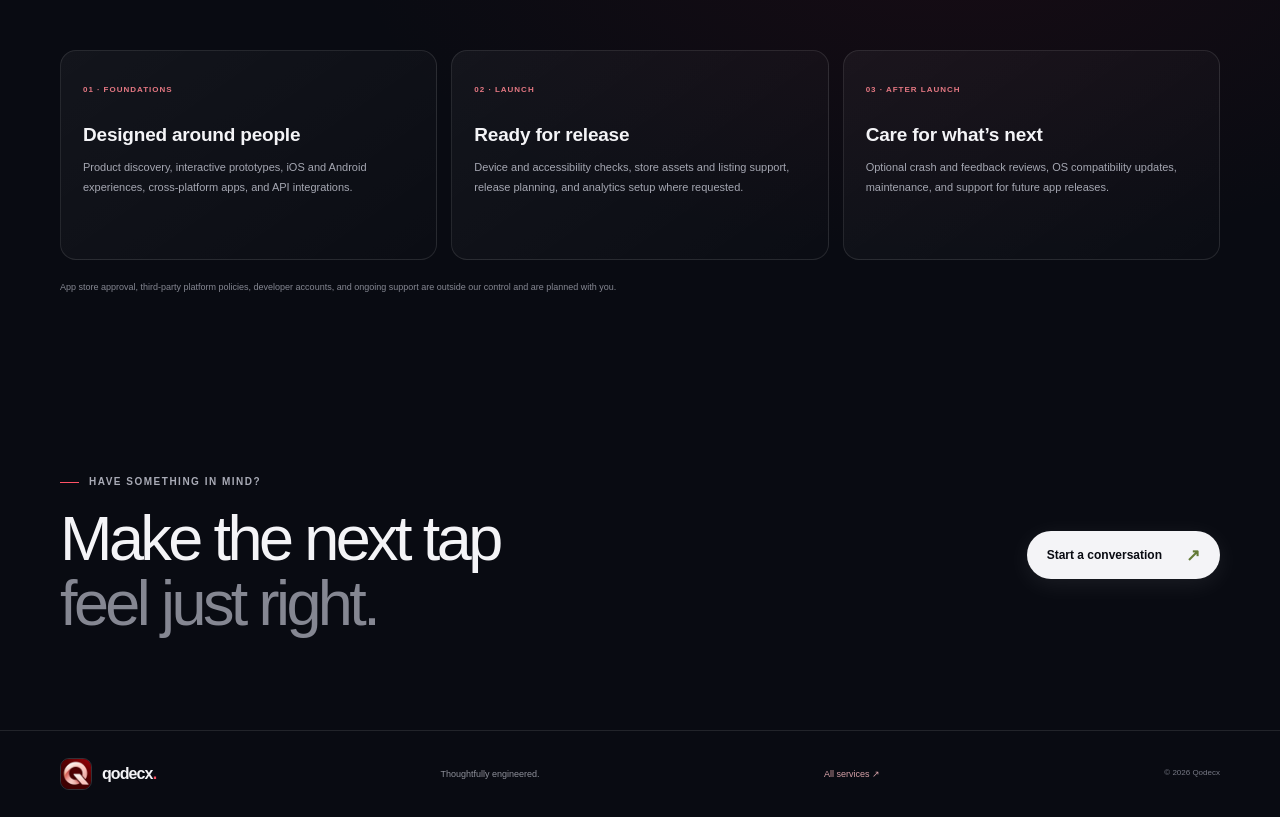
<file: qodex.co/services/apps.html>
<!doctype html>
<html lang="en" class="no-js">
  <head>
    <meta charset="utf-8" />
    <meta name="viewport" content="width=device-width, initial-scale=1" />
    <meta name="theme-color" content="#090b12" />
    <meta name="referrer" content="strict-origin-when-cross-origin" />
    <meta http-equiv="Content-Security-Policy" content="default-src 'self'; base-uri 'self'; object-src 'none'; frame-src 'none'; form-action 'self' https://formsubmit.co; img-src 'self' data:; style-src 'self'; script-src 'self'; font-src 'self'; connect-src 'none'" />
    <meta name="description" content="Explore Qodecx mobile app strategy, design, development, app store launch, and ongoing improvements." />
    <title>Mobile app design &amp; development | Qodecx</title>
    <link rel="icon" href="../qodecx-logo.jpeg" type="image/jpeg" />
    <link rel="stylesheet" href="../styles.css" />
    <script src="../script.js" defer></script>
  </head>
  <body class="service-detail-page">
    <a class="skip-link" href="#main">Skip to content</a>
    <header class="site-header" id="top"><div class="nav-wrap">
      <a class="brand" href="../index.html#top" aria-label="Qodecx home"><img src="../qodecx-logo.jpeg" alt="" width="46" height="46" /><span>qodecx<span class="brand-period">.</span></span></a>
      <nav class="main-nav" id="main-nav" aria-label="Main navigation"><a href="../index.html#services">What we do</a><a href="../index.html#approach">Our approach</a><a href="../index.html#faq">FAQs</a><a class="nav-cta" href="../index.html#contact">Let’s talk <span aria-hidden="true">↗</span></a></nav>
      <button class="theme-toggle" type="button" aria-label="Switch to light mode" aria-pressed="false"><span class="theme-toggle-icon" aria-hidden="true">☼</span><span class="theme-toggle-label">Light</span></button>
      <button class="menu-toggle" type="button" aria-label="Open navigation" aria-expanded="false" aria-controls="main-nav"><span></span><span></span></button>
    </div></header>
    <main id="main">
      <section class="service-detail-hero section-shell">
        <p class="eyebrow"><span class="eyebrow-dash"></span> Mobile apps</p>
        <h1>Everyday moments,<br /><span>made effortless.</span></h1>
        <p class="service-detail-intro">iOS, Android, and cross-platform apps with thoughtful flows, dependable integrations, and a consistent experience from first tap to the next release.</p>
        <div class="service-detail-actions"><a class="button button-primary" href="../index.html#contact">Talk about an app <span aria-hidden="true">↗</span></a><a class="text-link" href="#service-map">See the service map <span aria-hidden="true">↓</span></a></div>
        <div class="service-visual app-visual" aria-hidden="true"><div class="app-device"><span></span><i>10:09</i><b>Good things<br />start here.</b><small>Your day, in a better rhythm.</small><em>Continue&nbsp; ↗</em></div><span class="visual-orbit"></span><span class="visual-spark">✳</span></div>
      </section>
      <section class="service-map-section section-spacing" id="service-map"><div class="section-shell">
        <div class="section-heading"><div><p class="eyebrow"><span class="eyebrow-dash"></span> From idea to aftercare</p><h2>A clear path.<br /><span>At every stage.</span></h2></div><p class="heading-aside">We can take an app from prototype to store release, or help refine an existing product. Platform choices and account ownership stay transparent.</p></div>
        <ol class="service-journey"><li><span>01</span><h3>Discover</h3><p>Users, key tasks, platform needs, integrations, and success measures.</p></li><li><span>02</span><h3>Design</h3><p>Flows, prototypes, visual system, and a clear platform approach.</p></li><li><span>03</span><h3>Build &amp; test</h3><p>App development, API integrations, device testing, and release preparation.</p></li><li><span>04</span><h3>Launch</h3><p>Store listing and submission support, rollout planning, and team handover.</p></li><li><span>05</span><h3>Improve</h3><p>Optional crash and usage review, compatibility updates, and new releases.</p></li></ol>
      </div></section>
      <section class="service-detail-offerings section-spacing"><div class="section-shell">
        <div class="section-heading"><div><p class="eyebrow"><span class="eyebrow-dash"></span> What we can take care of</p><h2>Useful on day one.<br /><span>Better over time.</span></h2></div></div>
        <div class="offering-grid"><article class="offering-card"><span>01 · FOUNDATIONS</span><h3>Designed around people</h3><p>Product discovery, interactive prototypes, iOS and Android experiences, cross-platform apps, and API integrations.</p></article><article class="offering-card"><span>02 · LAUNCH</span><h3>Ready for release</h3><p>Device and accessibility checks, store assets and listing support, release planning, and analytics setup where requested.</p></article><article class="offering-card"><span>03 · AFTER LAUNCH</span><h3>Care for what’s next</h3><p>Optional crash and feedback reviews, OS compatibility updates, maintenance, and support for future app releases.</p></article></div>
        <p class="service-note">App store approval, third-party platform policies, developer accounts, and ongoing support are outside our control and are planned with you.</p>
      </div></section>
      <section class="service-next section-shell"><div><p class="eyebrow"><span class="eyebrow-dash"></span> Have something in mind?</p><h2>Make the next tap<br /><span>feel just right.</span></h2></div><a class="button button-primary" href="../index.html#contact">Start a conversation <span aria-hidden="true">↗</span></a></section>
    </main>
    <footer class="service-footer"><div class="section-shell"><a class="brand" href="../index.html#top"><img src="../qodecx-logo.jpeg" alt="" width="38" height="38" /><span>qodecx<span class="brand-period">.</span></span></a><span>Thoughtfully engineered.</span><a href="../index.html#services">All services ↗</a><small>© <span id="year"></span> Qodecx</small></div></footer>
  </body>
</html>
</file>
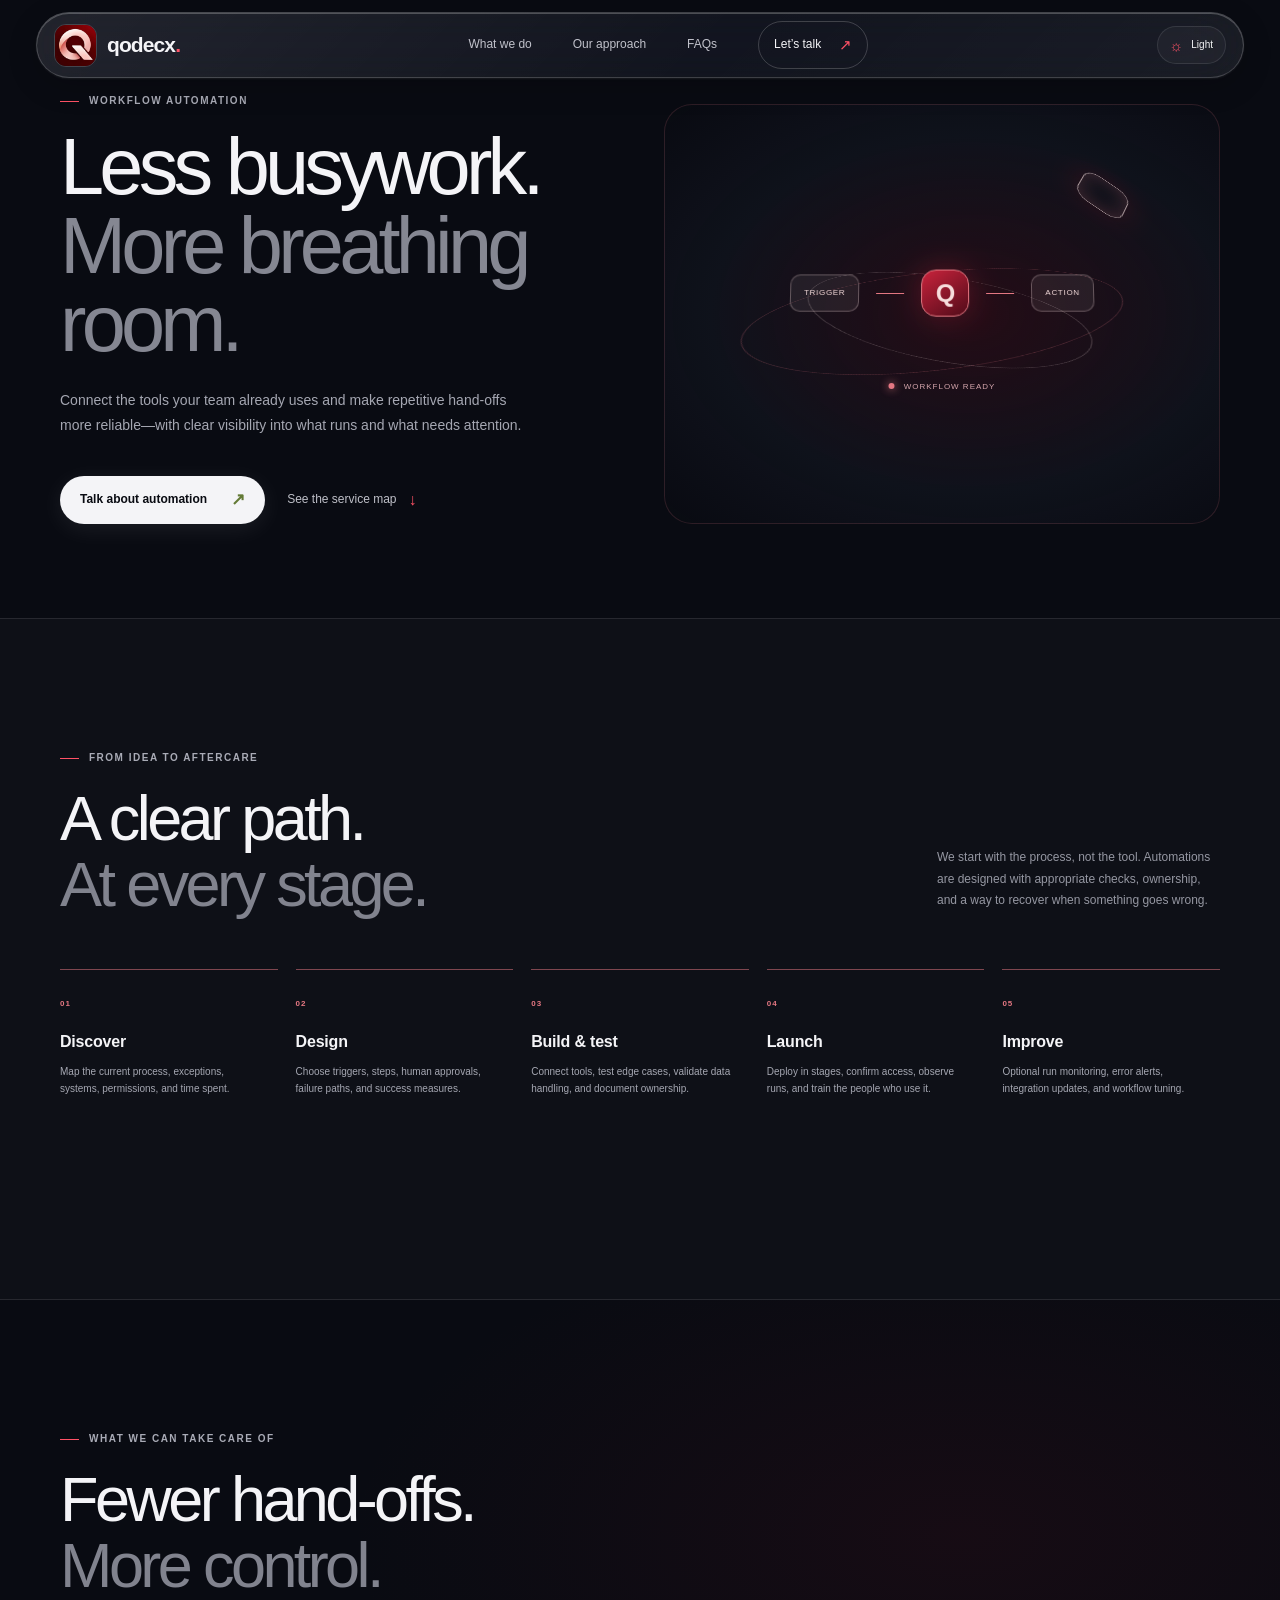
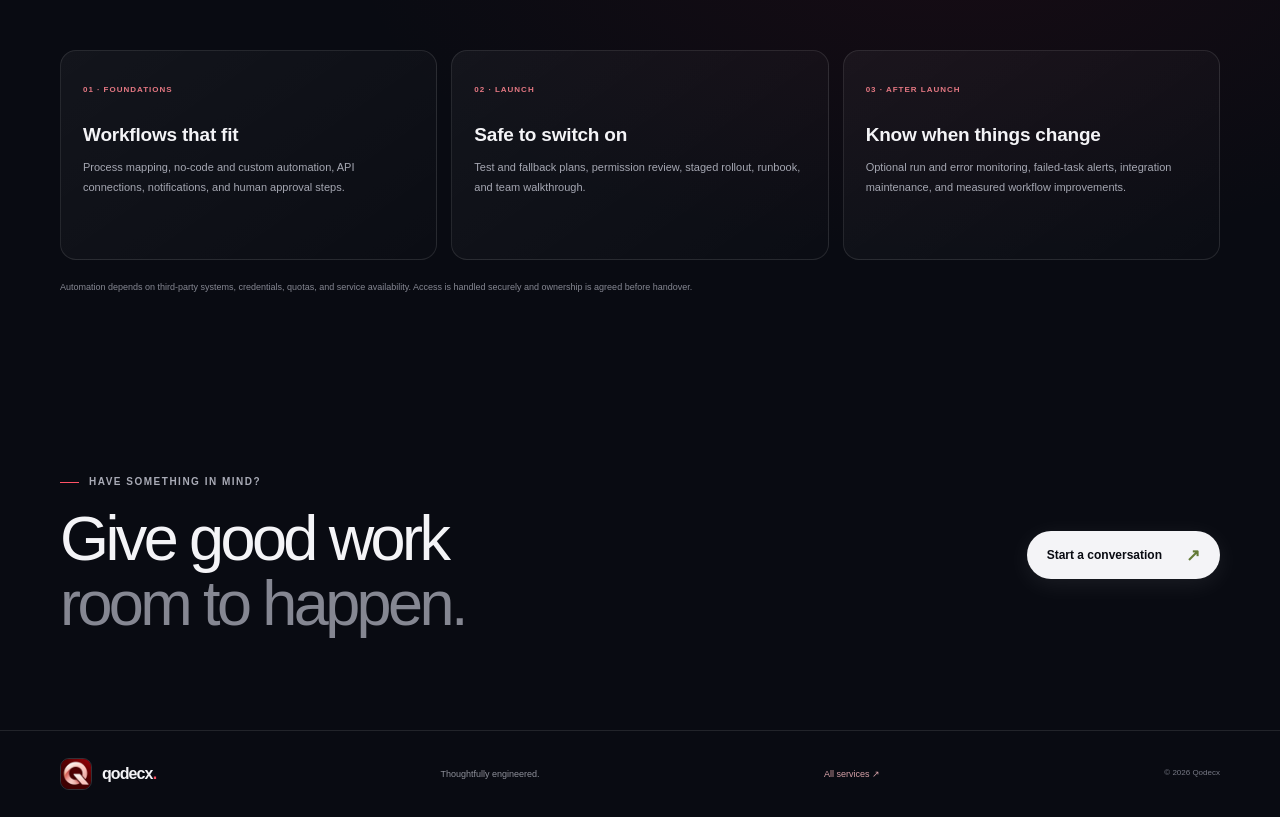
<file: qodex.co/services/automation.html>
<!doctype html>
<html lang="en" class="no-js">
  <head>
    <meta charset="utf-8" />
    <meta name="viewport" content="width=device-width, initial-scale=1" />
    <meta name="theme-color" content="#090b12" />
    <meta name="referrer" content="strict-origin-when-cross-origin" />
    <meta http-equiv="Content-Security-Policy" content="default-src 'self'; base-uri 'self'; object-src 'none'; frame-src 'none'; form-action 'self' https://formsubmit.co; img-src 'self' data:; style-src 'self'; script-src 'self'; font-src 'self'; connect-src 'none'" />
    <meta name="description" content="Explore Qodecx workflow automation, integrations, launch, error handling, monitoring, and continuous improvement." />
    <title>Workflow automation | Qodecx</title>
    <link rel="icon" href="../qodecx-logo.jpeg" type="image/jpeg" />
    <link rel="stylesheet" href="../styles.css" />
    <script src="../script.js" defer></script>
  </head>
  <body class="service-detail-page">
    <a class="skip-link" href="#main">Skip to content</a>
    <header class="site-header" id="top"><div class="nav-wrap">
      <a class="brand" href="../index.html#top" aria-label="Qodecx home"><img src="../qodecx-logo.jpeg" alt="" width="46" height="46" /><span>qodecx<span class="brand-period">.</span></span></a>
      <nav class="main-nav" id="main-nav" aria-label="Main navigation"><a href="../index.html#services">What we do</a><a href="../index.html#approach">Our approach</a><a href="../index.html#faq">FAQs</a><a class="nav-cta" href="../index.html#contact">Let’s talk <span aria-hidden="true">↗</span></a></nav>
      <button class="theme-toggle" type="button" aria-label="Switch to light mode" aria-pressed="false"><span class="theme-toggle-icon" aria-hidden="true">☼</span><span class="theme-toggle-label">Light</span></button>
      <button class="menu-toggle" type="button" aria-label="Open navigation" aria-expanded="false" aria-controls="main-nav"><span></span><span></span></button>
    </div></header>
    <main id="main">
      <section class="service-detail-hero section-shell">
        <p class="eyebrow"><span class="eyebrow-dash"></span> Workflow automation</p>
        <h1>Less busywork.<br /><span>More breathing room.</span></h1>
        <p class="service-detail-intro">Connect the tools your team already uses and make repetitive hand-offs more reliable—with clear visibility into what runs and what needs attention.</p>
        <div class="service-detail-actions"><a class="button button-primary" href="../index.html#contact">Talk about automation <span aria-hidden="true">↗</span></a><a class="text-link" href="#service-map">See the service map <span aria-hidden="true">↓</span></a></div>
        <div class="service-visual automation-visual" aria-hidden="true"><div class="automation-flow"><span>TRIGGER</span><i></i><b>Q</b><i></i><span>ACTION</span></div><div class="automation-status"><i></i> WORKFLOW READY</div><span class="visual-orbit"></span></div>
      </section>
      <section class="service-map-section section-spacing" id="service-map"><div class="section-shell">
        <div class="section-heading"><div><p class="eyebrow"><span class="eyebrow-dash"></span> From idea to aftercare</p><h2>A clear path.<br /><span>At every stage.</span></h2></div><p class="heading-aside">We start with the process, not the tool. Automations are designed with appropriate checks, ownership, and a way to recover when something goes wrong.</p></div>
        <ol class="service-journey"><li><span>01</span><h3>Discover</h3><p>Map the current process, exceptions, systems, permissions, and time spent.</p></li><li><span>02</span><h3>Design</h3><p>Choose triggers, steps, human approvals, failure paths, and success measures.</p></li><li><span>03</span><h3>Build &amp; test</h3><p>Connect tools, test edge cases, validate data handling, and document ownership.</p></li><li><span>04</span><h3>Launch</h3><p>Deploy in stages, confirm access, observe runs, and train the people who use it.</p></li><li><span>05</span><h3>Improve</h3><p>Optional run monitoring, error alerts, integration updates, and workflow tuning.</p></li></ol>
      </div></section>
      <section class="service-detail-offerings section-spacing"><div class="section-shell">
        <div class="section-heading"><div><p class="eyebrow"><span class="eyebrow-dash"></span> What we can take care of</p><h2>Fewer hand-offs.<br /><span>More control.</span></h2></div></div>
        <div class="offering-grid"><article class="offering-card"><span>01 · FOUNDATIONS</span><h3>Workflows that fit</h3><p>Process mapping, no-code and custom automation, API connections, notifications, and human approval steps.</p></article><article class="offering-card"><span>02 · LAUNCH</span><h3>Safe to switch on</h3><p>Test and fallback plans, permission review, staged rollout, runbook, and team walkthrough.</p></article><article class="offering-card"><span>03 · AFTER LAUNCH</span><h3>Know when things change</h3><p>Optional run and error monitoring, failed-task alerts, integration maintenance, and measured workflow improvements.</p></article></div>
        <p class="service-note">Automation depends on third-party systems, credentials, quotas, and service availability. Access is handled securely and ownership is agreed before handover.</p>
      </div></section>
      <section class="service-next section-shell"><div><p class="eyebrow"><span class="eyebrow-dash"></span> Have something in mind?</p><h2>Give good work<br /><span>room to happen.</span></h2></div><a class="button button-primary" href="../index.html#contact">Start a conversation <span aria-hidden="true">↗</span></a></section>
    </main>
    <footer class="service-footer"><div class="section-shell"><a class="brand" href="../index.html#top"><img src="../qodecx-logo.jpeg" alt="" width="38" height="38" /><span>qodecx<span class="brand-period">.</span></span></a><span>Thoughtfully engineered.</span><a href="../index.html#services">All services ↗</a><small>© <span id="year"></span> Qodecx</small></div></footer>
  </body>
</html>
</file>
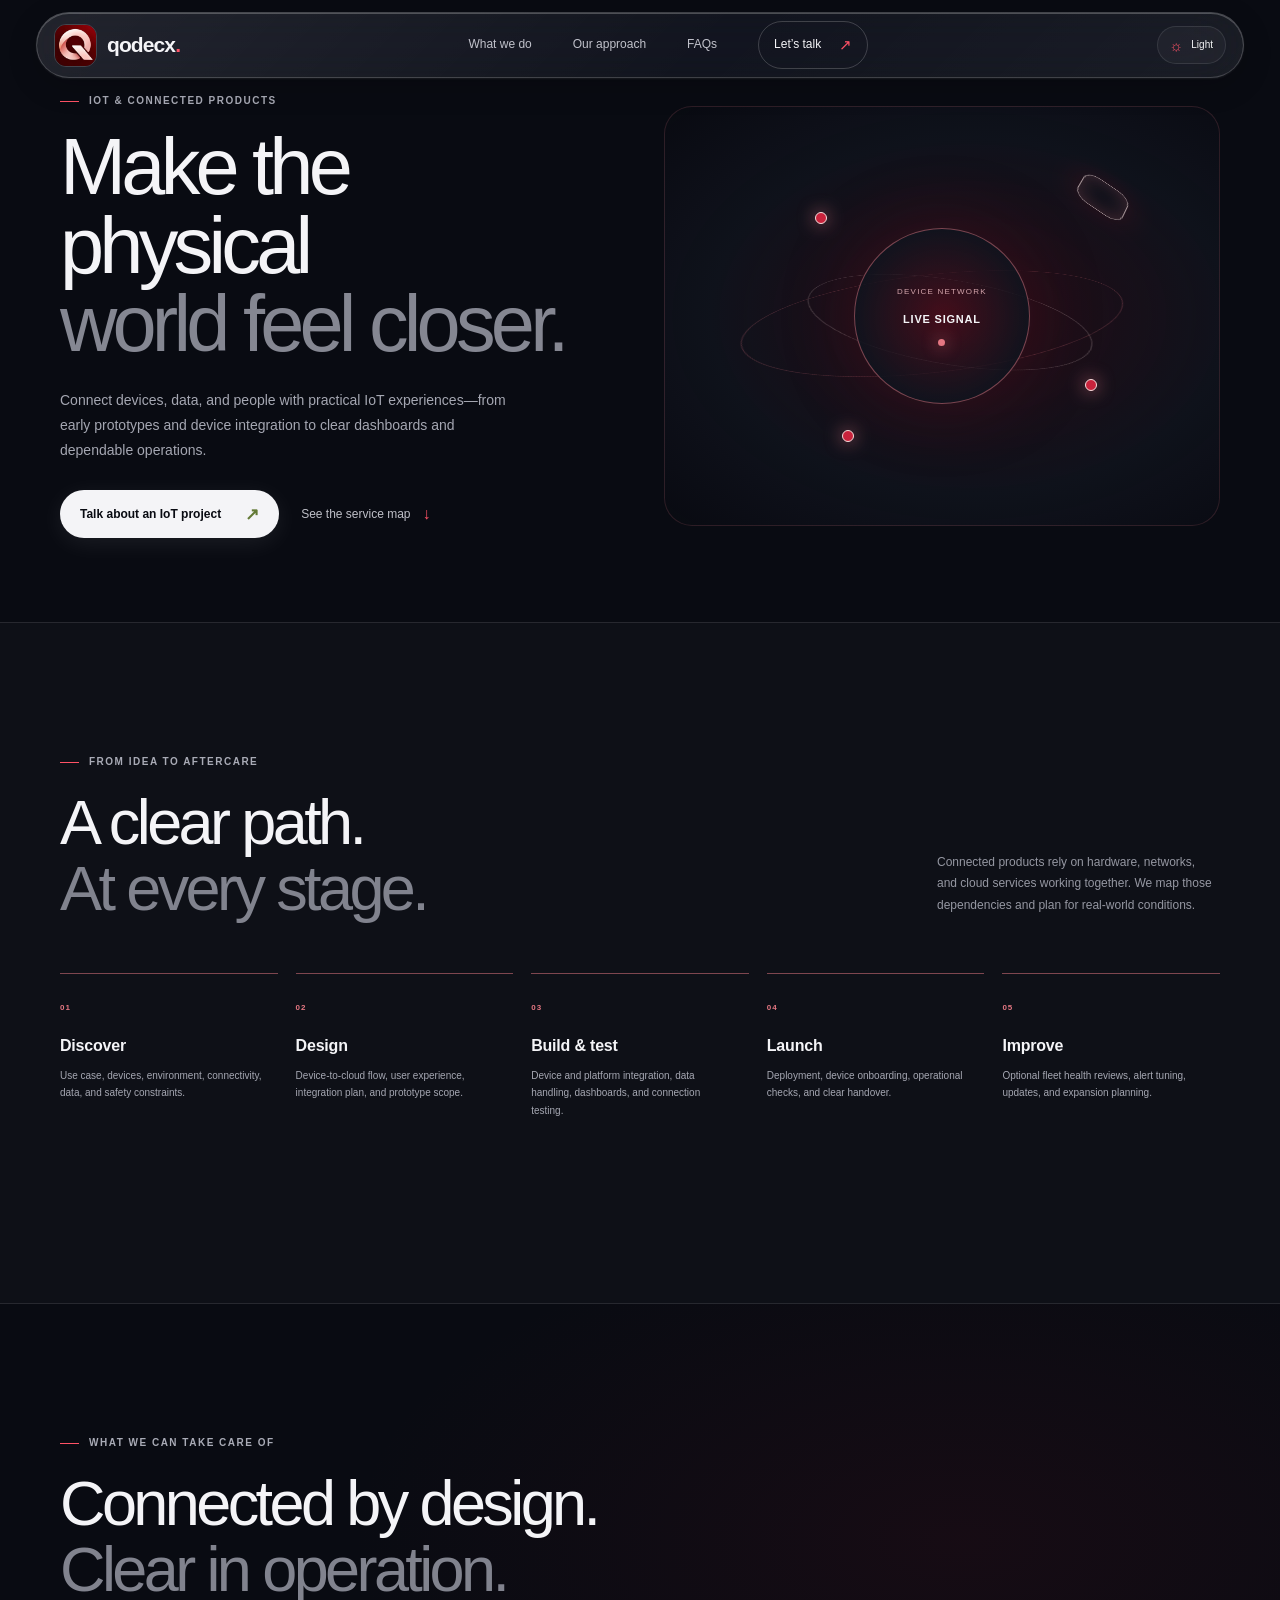
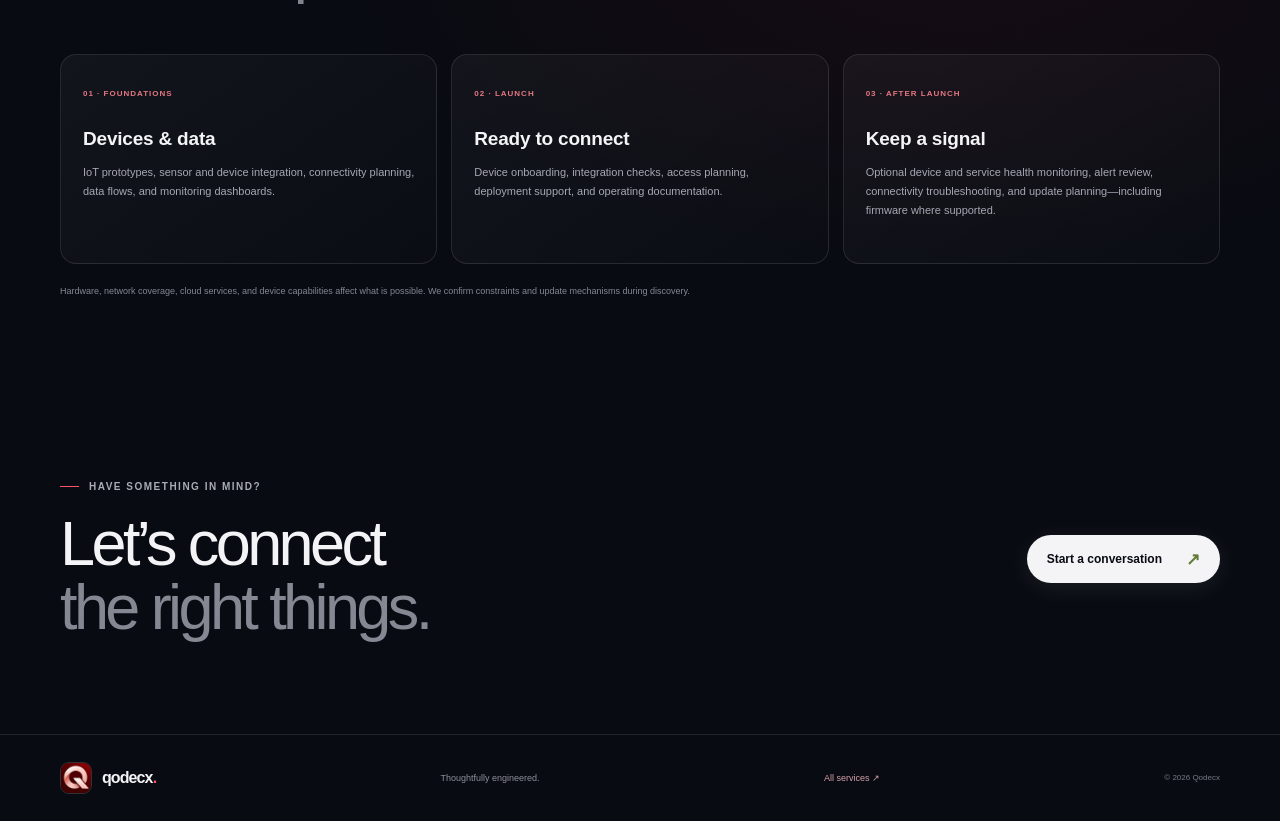
<file: qodex.co/services/iot.html>
<!doctype html>
<html lang="en" class="no-js">
  <head>
    <meta charset="utf-8" />
    <meta name="viewport" content="width=device-width, initial-scale=1" />
    <meta name="theme-color" content="#090b12" />
    <meta name="referrer" content="strict-origin-when-cross-origin" />
    <meta http-equiv="Content-Security-Policy" content="default-src 'self'; base-uri 'self'; object-src 'none'; frame-src 'none'; form-action 'self' https://formsubmit.co; img-src 'self' data:; style-src 'self'; script-src 'self'; font-src 'self'; connect-src 'none'" />
    <meta name="description" content="Explore Qodecx IoT and connected product discovery, device integration, launch, monitoring, and support." />
    <title>IoT &amp; connected products | Qodecx</title>
    <link rel="icon" href="../qodecx-logo.jpeg" type="image/jpeg" />
    <link rel="stylesheet" href="../styles.css" />
    <script src="../script.js" defer></script>
  </head>
  <body class="service-detail-page">
    <a class="skip-link" href="#main">Skip to content</a>
    <header class="site-header" id="top"><div class="nav-wrap">
      <a class="brand" href="../index.html#top" aria-label="Qodecx home"><img src="../qodecx-logo.jpeg" alt="" width="46" height="46" /><span>qodecx<span class="brand-period">.</span></span></a>
      <nav class="main-nav" id="main-nav" aria-label="Main navigation"><a href="../index.html#services">What we do</a><a href="../index.html#approach">Our approach</a><a href="../index.html#faq">FAQs</a><a class="nav-cta" href="../index.html#contact">Let’s talk <span aria-hidden="true">↗</span></a></nav>
      <button class="theme-toggle" type="button" aria-label="Switch to light mode" aria-pressed="false"><span class="theme-toggle-icon" aria-hidden="true">☼</span><span class="theme-toggle-label">Light</span></button>
      <button class="menu-toggle" type="button" aria-label="Open navigation" aria-expanded="false" aria-controls="main-nav"><span></span><span></span></button>
    </div></header>
    <main id="main">
      <section class="service-detail-hero section-shell">
        <p class="eyebrow"><span class="eyebrow-dash"></span> IoT &amp; connected products</p>
        <h1>Make the physical<br /><span>world feel closer.</span></h1>
        <p class="service-detail-intro">Connect devices, data, and people with practical IoT experiences—from early prototypes and device integration to clear dashboards and dependable operations.</p>
        <div class="service-detail-actions"><a class="button button-primary" href="../index.html#contact">Talk about an IoT project <span aria-hidden="true">↗</span></a><a class="text-link" href="#service-map">See the service map <span aria-hidden="true">↓</span></a></div>
        <div class="service-visual iot-visual" aria-hidden="true"><div class="iot-hub"><span>DEVICE NETWORK</span><b>LIVE SIGNAL</b><i></i></div><span class="iot-point point-one"></span><span class="iot-point point-two"></span><span class="iot-point point-three"></span><span class="visual-orbit"></span></div>
      </section>
      <section class="service-map-section section-spacing" id="service-map"><div class="section-shell">
        <div class="section-heading"><div><p class="eyebrow"><span class="eyebrow-dash"></span> From idea to aftercare</p><h2>A clear path.<br /><span>At every stage.</span></h2></div><p class="heading-aside">Connected products rely on hardware, networks, and cloud services working together. We map those dependencies and plan for real-world conditions.</p></div>
        <ol class="service-journey"><li><span>01</span><h3>Discover</h3><p>Use case, devices, environment, connectivity, data, and safety constraints.</p></li><li><span>02</span><h3>Design</h3><p>Device-to-cloud flow, user experience, integration plan, and prototype scope.</p></li><li><span>03</span><h3>Build &amp; test</h3><p>Device and platform integration, data handling, dashboards, and connection testing.</p></li><li><span>04</span><h3>Launch</h3><p>Deployment, device onboarding, operational checks, and clear handover.</p></li><li><span>05</span><h3>Improve</h3><p>Optional fleet health reviews, alert tuning, updates, and expansion planning.</p></li></ol>
      </div></section>
      <section class="service-detail-offerings section-spacing"><div class="section-shell">
        <div class="section-heading"><div><p class="eyebrow"><span class="eyebrow-dash"></span> What we can take care of</p><h2>Connected by design.<br /><span>Clear in operation.</span></h2></div></div>
        <div class="offering-grid"><article class="offering-card"><span>01 · FOUNDATIONS</span><h3>Devices &amp; data</h3><p>IoT prototypes, sensor and device integration, connectivity planning, data flows, and monitoring dashboards.</p></article><article class="offering-card"><span>02 · LAUNCH</span><h3>Ready to connect</h3><p>Device onboarding, integration checks, access planning, deployment support, and operating documentation.</p></article><article class="offering-card"><span>03 · AFTER LAUNCH</span><h3>Keep a signal</h3><p>Optional device and service health monitoring, alert review, connectivity troubleshooting, and update planning—including firmware where supported.</p></article></div>
        <p class="service-note">Hardware, network coverage, cloud services, and device capabilities affect what is possible. We confirm constraints and update mechanisms during discovery.</p>
      </div></section>
      <section class="service-next section-shell"><div><p class="eyebrow"><span class="eyebrow-dash"></span> Have something in mind?</p><h2>Let’s connect<br /><span>the right things.</span></h2></div><a class="button button-primary" href="../index.html#contact">Start a conversation <span aria-hidden="true">↗</span></a></section>
    </main>
    <footer class="service-footer"><div class="section-shell"><a class="brand" href="../index.html#top"><img src="../qodecx-logo.jpeg" alt="" width="38" height="38" /><span>qodecx<span class="brand-period">.</span></span></a><span>Thoughtfully engineered.</span><a href="../index.html#services">All services ↗</a><small>© <span id="year"></span> Qodecx</small></div></footer>
  </body>
</html>
</file>
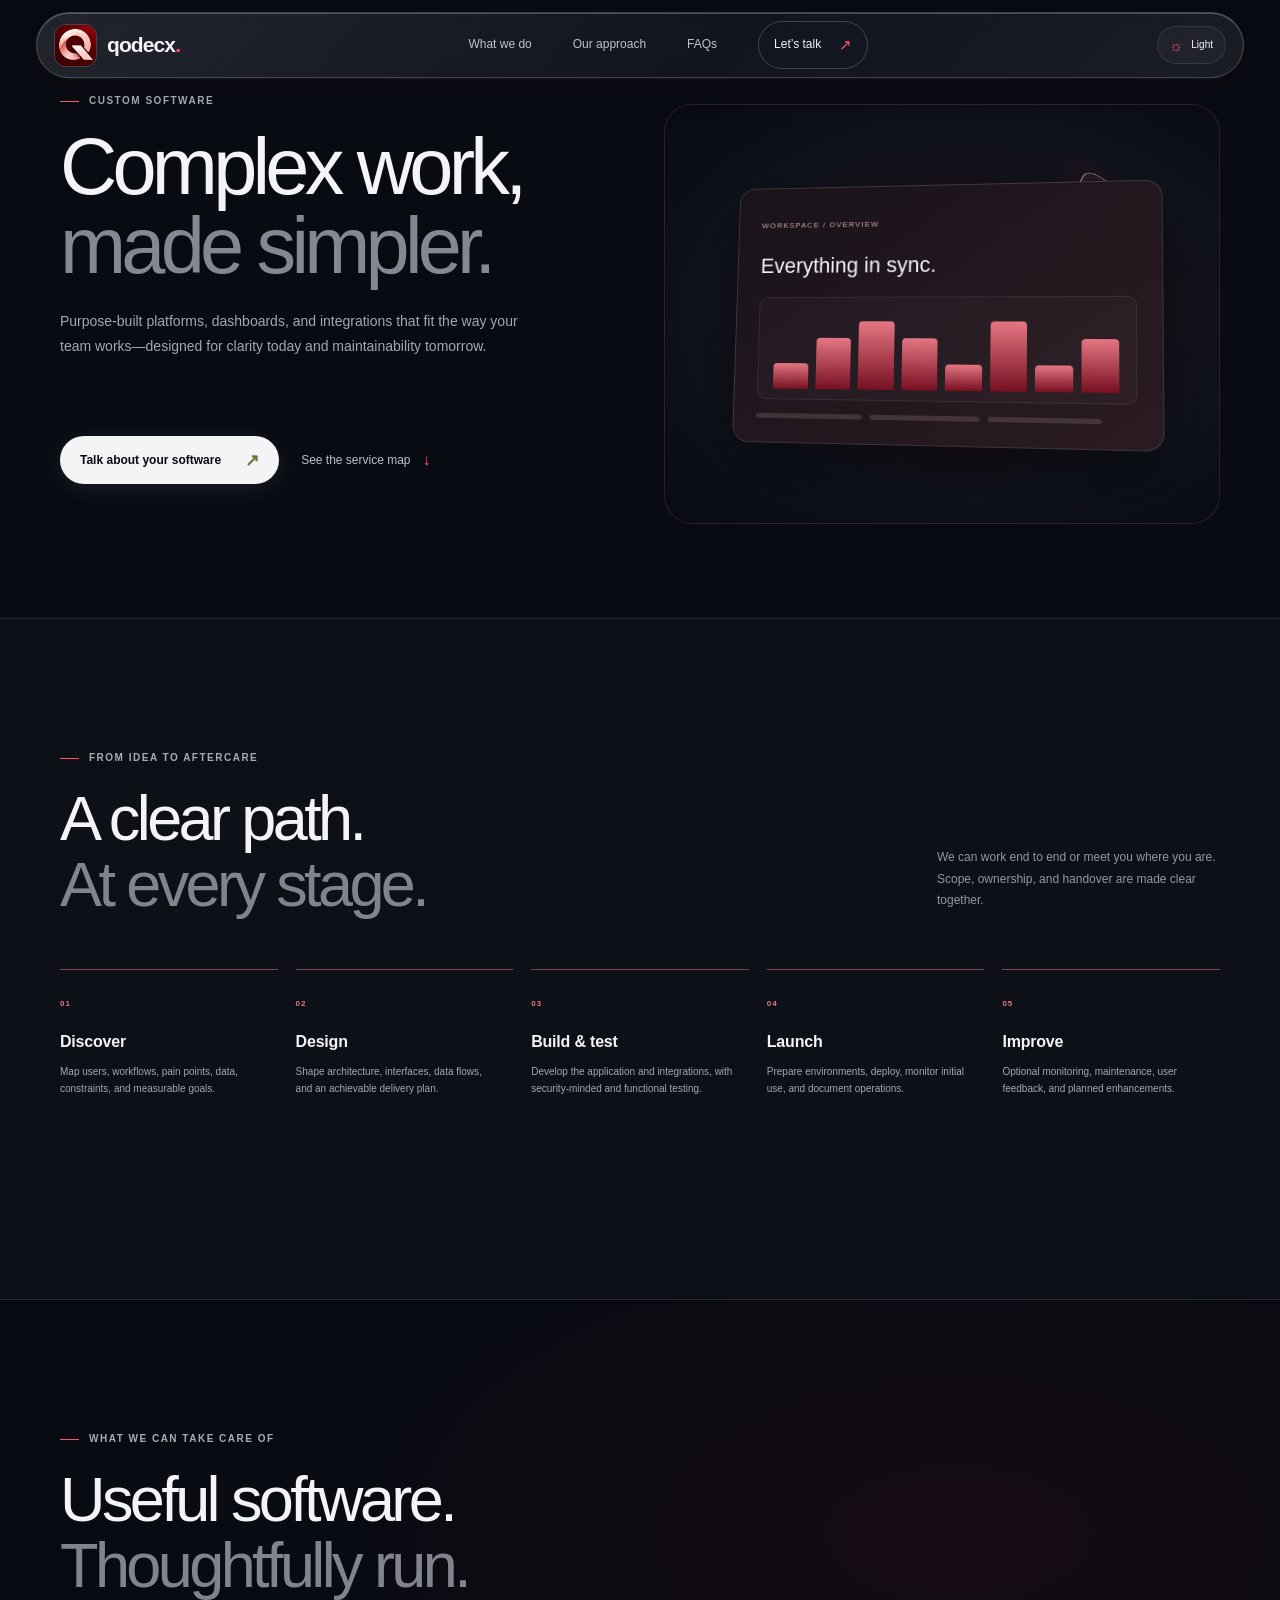
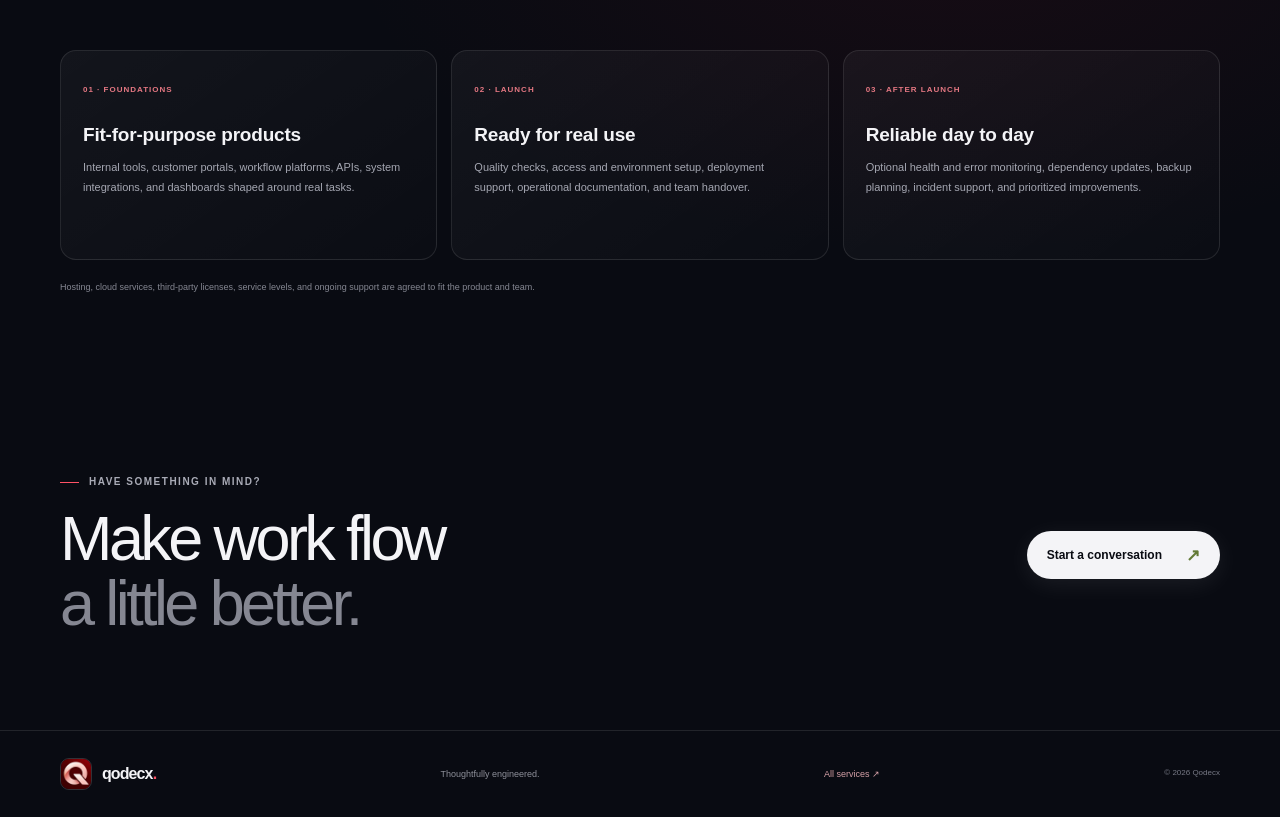
<file: qodex.co/services/software.html>
<!doctype html>
<html lang="en" class="no-js">
  <head>
    <meta charset="utf-8" />
    <meta name="viewport" content="width=device-width, initial-scale=1" />
    <meta name="theme-color" content="#090b12" />
    <meta name="referrer" content="strict-origin-when-cross-origin" />
    <meta http-equiv="Content-Security-Policy" content="default-src 'self'; base-uri 'self'; object-src 'none'; frame-src 'none'; form-action 'self' https://formsubmit.co; img-src 'self' data:; style-src 'self'; script-src 'self'; font-src 'self'; connect-src 'none'" />
    <meta name="description" content="Explore Qodecx custom software, dashboards, APIs, integrations, cloud launches, and ongoing support." />
    <title>Custom software development | Qodecx</title>
    <link rel="icon" href="../qodecx-logo.jpeg" type="image/jpeg" />
    <link rel="stylesheet" href="../styles.css" />
    <script src="../script.js" defer></script>
  </head>
  <body class="service-detail-page">
    <a class="skip-link" href="#main">Skip to content</a>
    <header class="site-header" id="top"><div class="nav-wrap">
      <a class="brand" href="../index.html#top" aria-label="Qodecx home"><img src="../qodecx-logo.jpeg" alt="" width="46" height="46" /><span>qodecx<span class="brand-period">.</span></span></a>
      <nav class="main-nav" id="main-nav" aria-label="Main navigation"><a href="../index.html#services">What we do</a><a href="../index.html#approach">Our approach</a><a href="../index.html#faq">FAQs</a><a class="nav-cta" href="../index.html#contact">Let’s talk <span aria-hidden="true">↗</span></a></nav>
      <button class="theme-toggle" type="button" aria-label="Switch to light mode" aria-pressed="false"><span class="theme-toggle-icon" aria-hidden="true">☼</span><span class="theme-toggle-label">Light</span></button>
      <button class="menu-toggle" type="button" aria-label="Open navigation" aria-expanded="false" aria-controls="main-nav"><span></span><span></span></button>
    </div></header>
    <main id="main">
      <section class="service-detail-hero section-shell">
        <p class="eyebrow"><span class="eyebrow-dash"></span> Custom software</p>
        <h1>Complex work,<br /><span>made simpler.</span></h1>
        <p class="service-detail-intro">Purpose-built platforms, dashboards, and integrations that fit the way your team works—designed for clarity today and maintainability tomorrow.</p>
        <div class="service-detail-actions"><a class="button button-primary" href="../index.html#contact">Talk about your software <span aria-hidden="true">↗</span></a><a class="text-link" href="#service-map">See the service map <span aria-hidden="true">↓</span></a></div>
        <div class="service-visual software-visual" aria-hidden="true"><div class="software-panel"><span>WORKSPACE / OVERVIEW</span><b>Everything in sync.</b><div class="software-bars"><i></i><i></i><i></i><i></i><i></i><i></i><i></i><i></i></div><div class="software-lines"><i></i><i></i><i></i></div></div><span class="visual-orbit"></span><span class="visual-spark">✳</span></div>
      </section>
      <section class="service-map-section section-spacing" id="service-map"><div class="section-shell">
        <div class="section-heading"><div><p class="eyebrow"><span class="eyebrow-dash"></span> From idea to aftercare</p><h2>A clear path.<br /><span>At every stage.</span></h2></div><p class="heading-aside">We can work end to end or meet you where you are. Scope, ownership, and handover are made clear together.</p></div>
        <ol class="service-journey"><li><span>01</span><h3>Discover</h3><p>Map users, workflows, pain points, data, constraints, and measurable goals.</p></li><li><span>02</span><h3>Design</h3><p>Shape architecture, interfaces, data flows, and an achievable delivery plan.</p></li><li><span>03</span><h3>Build &amp; test</h3><p>Develop the application and integrations, with security-minded and functional testing.</p></li><li><span>04</span><h3>Launch</h3><p>Prepare environments, deploy, monitor initial use, and document operations.</p></li><li><span>05</span><h3>Improve</h3><p>Optional monitoring, maintenance, user feedback, and planned enhancements.</p></li></ol>
      </div></section>
      <section class="service-detail-offerings section-spacing"><div class="section-shell">
        <div class="section-heading"><div><p class="eyebrow"><span class="eyebrow-dash"></span> What we can take care of</p><h2>Useful software.<br /><span>Thoughtfully run.</span></h2></div></div>
        <div class="offering-grid"><article class="offering-card"><span>01 · FOUNDATIONS</span><h3>Fit-for-purpose products</h3><p>Internal tools, customer portals, workflow platforms, APIs, system integrations, and dashboards shaped around real tasks.</p></article><article class="offering-card"><span>02 · LAUNCH</span><h3>Ready for real use</h3><p>Quality checks, access and environment setup, deployment support, operational documentation, and team handover.</p></article><article class="offering-card"><span>03 · AFTER LAUNCH</span><h3>Reliable day to day</h3><p>Optional health and error monitoring, dependency updates, backup planning, incident support, and prioritized improvements.</p></article></div>
        <p class="service-note">Hosting, cloud services, third-party licenses, service levels, and ongoing support are agreed to fit the product and team.</p>
      </div></section>
      <section class="service-next section-shell"><div><p class="eyebrow"><span class="eyebrow-dash"></span> Have something in mind?</p><h2>Make work flow<br /><span>a little better.</span></h2></div><a class="button button-primary" href="../index.html#contact">Start a conversation <span aria-hidden="true">↗</span></a></section>
    </main>
    <footer class="service-footer"><div class="section-shell"><a class="brand" href="../index.html#top"><img src="../qodecx-logo.jpeg" alt="" width="38" height="38" /><span>qodecx<span class="brand-period">.</span></span></a><span>Thoughtfully engineered.</span><a href="../index.html#services">All services ↗</a><small>© <span id="year"></span> Qodecx</small></div></footer>
  </body>
</html>
</file>
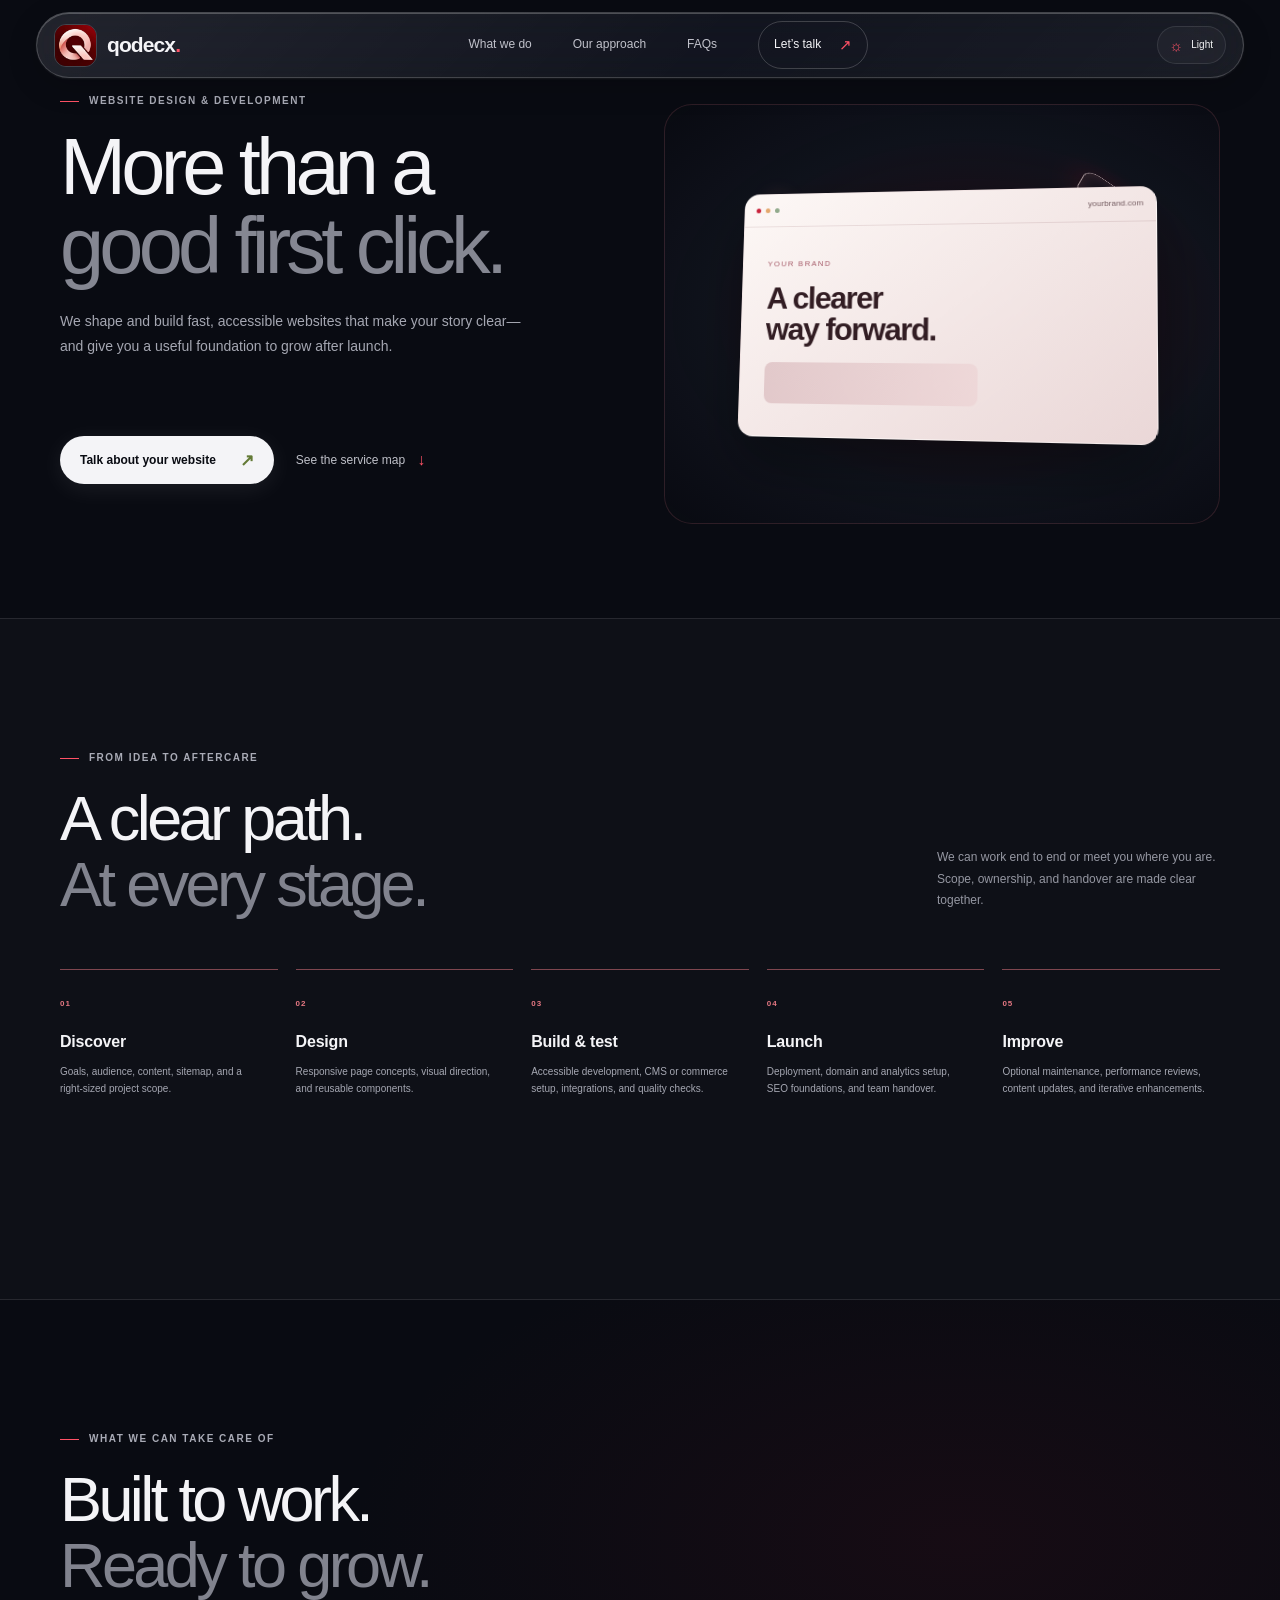
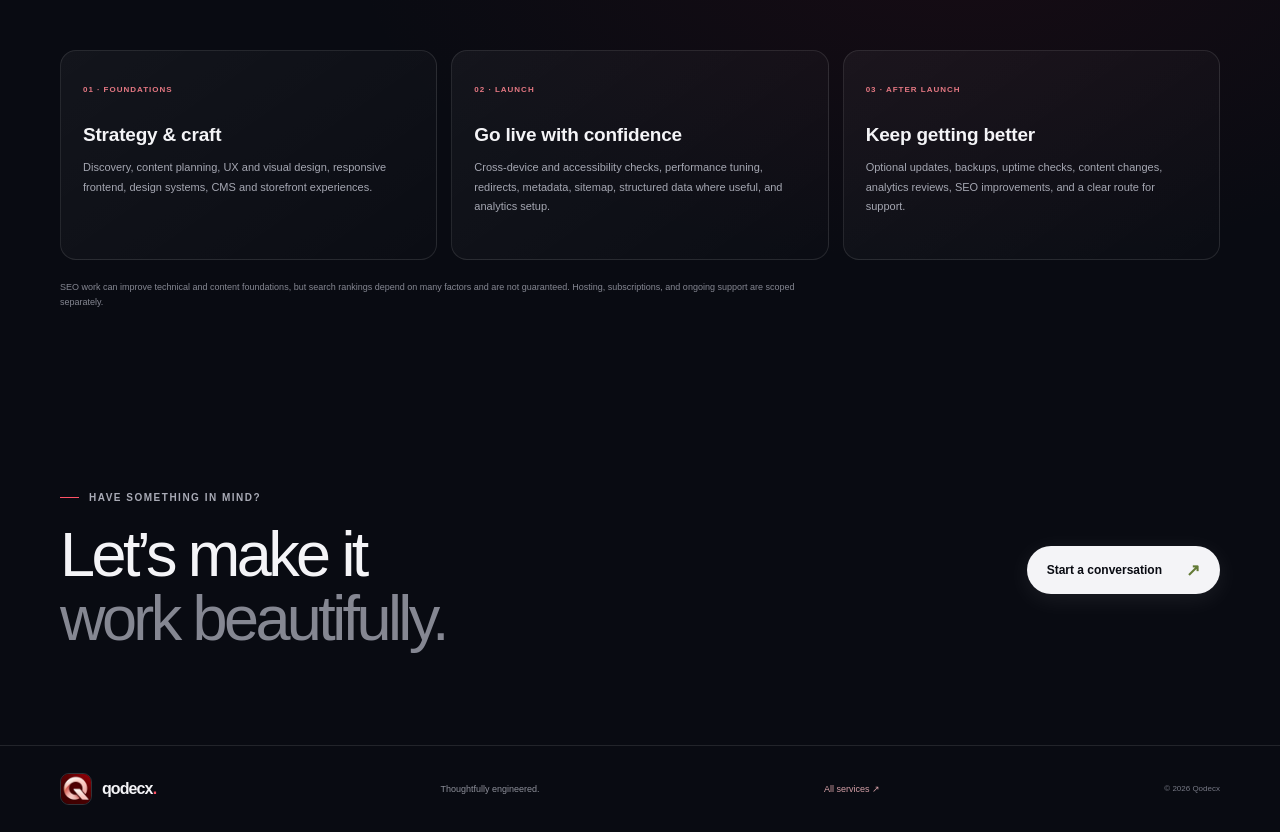
<file: qodex.co/services/website.html>
<!doctype html>
<html lang="en" class="no-js">
  <head>
    <meta charset="utf-8" />
    <meta name="viewport" content="width=device-width, initial-scale=1" />
    <meta name="theme-color" content="#090b12" />
    <meta name="referrer" content="strict-origin-when-cross-origin" />
    <meta http-equiv="Content-Security-Policy" content="default-src 'self'; base-uri 'self'; object-src 'none'; frame-src 'none'; form-action 'self' https://formsubmit.co; img-src 'self' data:; style-src 'self'; script-src 'self'; font-src 'self'; connect-src 'none'" />
    <meta name="description" content="Explore Qodecx website design, development, launch, SEO foundations, analytics, and ongoing care." />
    <title>Website design &amp; development | Qodecx</title>
    <link rel="icon" href="../qodecx-logo.jpeg" type="image/jpeg" />
    <link rel="stylesheet" href="../styles.css" />
    <script src="../script.js" defer></script>
  </head>
  <body class="service-detail-page">
    <a class="skip-link" href="#main">Skip to content</a>
    <header class="site-header" id="top">
      <div class="nav-wrap">
        <a class="brand" href="../index.html#top" aria-label="Qodecx home"><img src="../qodecx-logo.jpeg" alt="" width="46" height="46" /><span>qodecx<span class="brand-period">.</span></span></a>
        <nav class="main-nav" id="main-nav" aria-label="Main navigation">
          <a href="../index.html#services">What we do</a><a href="../index.html#approach">Our approach</a><a href="../index.html#faq">FAQs</a><a class="nav-cta" href="../index.html#contact">Let’s talk <span aria-hidden="true">↗</span></a>
        </nav>
        <button class="theme-toggle" type="button" aria-label="Switch to light mode" aria-pressed="false"><span class="theme-toggle-icon" aria-hidden="true">☼</span><span class="theme-toggle-label">Light</span></button>
        <button class="menu-toggle" type="button" aria-label="Open navigation" aria-expanded="false" aria-controls="main-nav"><span></span><span></span></button>
      </div>
    </header>
    <main id="main">
      <section class="service-detail-hero section-shell">
        <p class="eyebrow"><span class="eyebrow-dash"></span> Website design &amp; development</p>
        <h1>More than a<br /><span>good first click.</span></h1>
        <p class="service-detail-intro">We shape and build fast, accessible websites that make your story clear—and give you a useful foundation to grow after launch.</p>
        <div class="service-detail-actions"><a class="button button-primary" href="../index.html#contact">Talk about your website <span aria-hidden="true">↗</span></a><a class="text-link" href="#service-map">See the service map <span aria-hidden="true">↓</span></a></div>
        <div class="service-visual website-visual" aria-hidden="true"><div class="visual-window"><div class="visual-bar"><i></i><i></i><i></i><span>yourbrand.com</span></div><div class="visual-content"><span>YOUR BRAND</span><b>A clearer<br />way forward.</b><i></i></div></div><span class="visual-orbit"></span><span class="visual-spark">✳</span></div>
      </section>
      <section class="service-map-section section-spacing" id="service-map">
        <div class="section-shell">
          <div class="section-heading"><div><p class="eyebrow"><span class="eyebrow-dash"></span> From idea to aftercare</p><h2>A clear path.<br /><span>At every stage.</span></h2></div><p class="heading-aside">We can work end to end or meet you where you are. Scope, ownership, and handover are made clear together.</p></div>
          <ol class="service-journey">
            <li><span>01</span><h3>Discover</h3><p>Goals, audience, content, sitemap, and a right-sized project scope.</p></li>
            <li><span>02</span><h3>Design</h3><p>Responsive page concepts, visual direction, and reusable components.</p></li>
            <li><span>03</span><h3>Build &amp; test</h3><p>Accessible development, CMS or commerce setup, integrations, and quality checks.</p></li>
            <li><span>04</span><h3>Launch</h3><p>Deployment, domain and analytics setup, SEO foundations, and team handover.</p></li>
            <li><span>05</span><h3>Improve</h3><p>Optional maintenance, performance reviews, content updates, and iterative enhancements.</p></li>
          </ol>
        </div>
      </section>
      <section class="service-detail-offerings section-spacing">
        <div class="section-shell">
          <div class="section-heading"><div><p class="eyebrow"><span class="eyebrow-dash"></span> What we can take care of</p><h2>Built to work.<br /><span>Ready to grow.</span></h2></div></div>
          <div class="offering-grid">
            <article class="offering-card"><span>01 · FOUNDATIONS</span><h3>Strategy &amp; craft</h3><p>Discovery, content planning, UX and visual design, responsive frontend, design systems, CMS and storefront experiences.</p></article>
            <article class="offering-card"><span>02 · LAUNCH</span><h3>Go live with confidence</h3><p>Cross-device and accessibility checks, performance tuning, redirects, metadata, sitemap, structured data where useful, and analytics setup.</p></article>
            <article class="offering-card"><span>03 · AFTER LAUNCH</span><h3>Keep getting better</h3><p>Optional updates, backups, uptime checks, content changes, analytics reviews, SEO improvements, and a clear route for support.</p></article>
          </div>
          <p class="service-note">SEO work can improve technical and content foundations, but search rankings depend on many factors and are not guaranteed. Hosting, subscriptions, and ongoing support are scoped separately.</p>
        </div>
      </section>
      <section class="service-next section-shell"><div><p class="eyebrow"><span class="eyebrow-dash"></span> Have something in mind?</p><h2>Let’s make it<br /><span>work beautifully.</span></h2></div><a class="button button-primary" href="../index.html#contact">Start a conversation <span aria-hidden="true">↗</span></a></section>
    </main>
    <footer class="service-footer"><div class="section-shell"><a class="brand" href="../index.html#top"><img src="../qodecx-logo.jpeg" alt="" width="38" height="38" /><span>qodecx<span class="brand-period">.</span></span></a><span>Thoughtfully engineered.</span><a href="../index.html#services">All services ↗</a><small>© <span id="year"></span> Qodecx</small></div></footer>
  </body>
</html>
</file>
<file: qodex.co/styles.css>
:root {
  color-scheme: dark;
  --ink: #f4f4f7;
  --muted: #a1a2ad;
  --night: #090b12;
  --panel: #11141e;
  --line: rgba(255, 255, 255, .1);
  --lime: #ff5266;
  --blue: #ff9a88;
  --purple: #f2a2bb;
  --sans: -apple-system, BlinkMacSystemFont, "Segoe UI", sans-serif;
  --display: -apple-system, BlinkMacSystemFont, "SF Pro Display", "Segoe UI", sans-serif;
}

* { box-sizing: border-box; }
html { scroll-behavior: smooth; scroll-padding-top: 90px; }
body { margin: 0; background: var(--night); color: var(--ink); font-family: var(--sans); font-size: 15px; line-height: 1.6; -webkit-font-smoothing: antialiased; }
img { display: block; max-width: 100%; }
a { color: inherit; text-decoration: none; }
button { color: inherit; font: inherit; }
::selection { color: #090b12; background: var(--lime); }
.section-shell { width: min(1160px, calc(100% - 96px)); margin-inline: auto; }
.section-spacing { padding-top: 132px; padding-bottom: 140px; }
.skip-link { position: fixed; top: 10px; left: 10px; z-index: 30; padding: 10px 16px; transform: translateY(-150%); border-radius: 8px; background: var(--lime); color: var(--night); }
.skip-link:focus { transform: translateY(0); }

.site-header { position: sticky; top: 0; z-index: 20; border-bottom: 1px solid transparent; background: rgba(9, 11, 18, .76); backdrop-filter: blur(22px); -webkit-backdrop-filter: blur(22px); transition: border-color .25s, background .25s; }
.site-header.is-scrolled { border-color: var(--line); background: rgba(9, 11, 18, .9); }
.nav-wrap { width: min(1280px, calc(100% - 72px)); height: 78px; margin-inline: auto; display: flex; justify-content: space-between; align-items: center; }
.brand { display: inline-flex; align-items: center; gap: 10px; font-family: var(--display); font-size: 21px; font-weight: 650; letter-spacing: -.9px; }
.brand img { width: 43px; height: 43px; object-fit: cover; border: 1px solid rgba(255, 255, 255, .16); border-radius: 12px; }
.brand-period { color: var(--lime); }
.theme-toggle { min-height: 38px; display: inline-flex; align-items: center; gap: 8px; padding: 0 12px; border: 1px solid var(--line); border-radius: 999px; background: rgba(255, 255, 255, .035); color: var(--ink); font-size: 10px; cursor: pointer; transition: border-color .2s, background .2s, transform .2s; }
.theme-toggle:hover { transform: translateY(-1px); border-color: var(--lime); background: rgba(255, 82, 102, .08); }
.theme-toggle:focus-visible, .menu-toggle:focus-visible { outline: 2px solid var(--lime); outline-offset: 3px; }
.theme-toggle-icon { color: var(--lime); font-size: 15px; line-height: 1; }
.main-nav { display: flex; align-items: center; gap: clamp(24px, 3.2vw, 48px); color: #c1c2cb; font-size: 12px; font-weight: 500; }
.main-nav > a:not(.nav-cta) { transition: color .2s; }
.main-nav > a:not(.nav-cta):hover, .footer-links a:hover { color: var(--lime); }
.nav-cta { display: inline-flex; align-items: center; gap: 18px; padding: 11px 15px; border: 1px solid rgba(255, 255, 255, .19); border-radius: 999px; color: var(--ink); transition: border-color .2s, background .2s; }
.nav-cta:hover { border-color: var(--lime); background: rgba(198, 243, 106, .08); }
.nav-cta span { color: var(--lime); font-size: 15px; }
.menu-toggle { display: none; }

.hero { min-height: 710px; position: relative; display: grid; align-items: center; padding-top: 46px; padding-bottom: 118px; }
.hero-grid { display: grid; grid-template-columns: .95fr 1.05fr; gap: 28px; align-items: center; }
.hero-copy { position: relative; z-index: 2; padding: 26px 0 10px; }
.eyebrow { display: flex; align-items: center; gap: 10px; margin: 0 0 22px; color: #a9abb6; font-size: 10px; font-weight: 600; letter-spacing: 1.5px; line-height: 1.4; text-transform: uppercase; }
.status-dot, .live-tag i { width: 7px; height: 7px; border-radius: 50%; background: var(--lime); box-shadow: 0 0 13px rgba(198, 243, 106, .75); }
.hero h1, .section-heading h2, .approach h2, .security h2, .contact h2 { margin: 0; font-family: var(--display); font-weight: 540; letter-spacing: -4.9px; }
.hero h1 { font-size: clamp(66px, 7.5vw, 102px); line-height: .98; }
.hero h1 > span, .section-heading h2 > span, .approach h2 > span, .security h2 > span { color: #81838e; }
.hero-intro { max-width: 410px; margin: 28px 0 0; color: #a5a7b2; font-size: 15px; line-height: 1.8; }
.hero-actions { display: flex; align-items: center; gap: 28px; margin-top: 30px; }
.button { min-height: 48px; display: inline-flex; align-items: center; justify-content: center; gap: 24px; padding: 0 19px; border: 1px solid transparent; border-radius: 999px; font-size: 12px; font-weight: 600; transition: transform .2s, box-shadow .2s, background .2s; }
.button:hover { transform: translateY(-2px); }
.button-primary { background: var(--ink); color: var(--night); box-shadow: 0 5px 24px rgba(255, 255, 255, .08); }
.button-primary:hover { box-shadow: 0 8px 30px rgba(255, 255, 255, .16); }
.button-primary span { color: #637a36; font-size: 17px; }
.text-link { display: inline-flex; align-items: center; gap: 12px; color: #cacbd3; font-size: 12px; font-weight: 500; transition: color .2s; }
.text-link:hover { color: var(--lime); }
.text-link span { color: var(--lime); font-size: 16px; }
.hero-note { display: flex; align-items: center; gap: 13px; margin-top: 72px; color: #858792; font-size: 10px; line-height: 1.45; }
.note-stars { color: var(--lime); font-size: 14px; letter-spacing: 2px; }
.hero-art { min-width: 0; height: 510px; position: relative; display: grid; place-items: center; overflow: hidden; isolation: isolate; perspective: 900px; }
.art-glow { position: absolute; z-index: -2; width: 78%; aspect-ratio: 1; border-radius: 50%; background: radial-gradient(circle, rgba(243, 116, 130, .2), rgba(120, 94, 158, .13) 38%, transparent 72%); filter: blur(28px); animation: glow-breathe 8s ease-in-out infinite; }
.orbit { position: absolute; z-index: -1; width: 76%; aspect-ratio: 1; border: 1px solid rgba(177, 188, 255, .12); border-radius: 50%; transform: rotateX(68deg) rotate(-23deg); }
.orbit-two { width: 92%; transform: rotateX(68deg) rotate(27deg); border-color: rgba(198, 243, 106, .12); }
.orbit-three { width: 58%; transform: rotateX(70deg) rotate(72deg); border-color: rgba(176, 157, 255, .2); }
.dashboard-mark { display: flex; gap: 3px; }
.dashboard-mark i { width: 5px; height: 5px; border-radius: 50%; background: #ef7b83; }
.dashboard-mark i:nth-child(2) { background: #e0b478; }
.dashboard-mark i:nth-child(3) { background: #8dc7ac; }
.orbit-one { animation: orbit-turn-one 22s linear infinite; }
.orbit-two { animation: orbit-turn-two 30s linear infinite; }
.orbit-three { animation: orbit-turn-three 18s linear infinite; }
.scroll-cue { position: absolute; bottom: 29px; left: 50%; display: flex; align-items: center; gap: 12px; color: #858792; font-size: 9px; letter-spacing: 1.1px; text-transform: uppercase; transform: translateX(-50%); }
.scroll-cue i { color: var(--lime); font-size: 16px; font-style: normal; }
@keyframes glow-breathe { 0%, 100% { opacity: .72; transform: scale(.94); } 50% { opacity: 1; transform: scale(1.06); } }
@keyframes orbit-turn-one { 0%, 100% { transform: rotateX(68deg) rotate(-23deg); } 50% { transform: rotateX(68deg) rotate(157deg); } }
@keyframes orbit-turn-two { 0%, 100% { transform: rotateX(68deg) rotate(27deg); } 50% { transform: rotateX(68deg) rotate(207deg); } }
@keyframes orbit-turn-three { 0%, 100% { transform: rotateX(70deg) rotate(72deg); } 50% { transform: rotateX(70deg) rotate(252deg); } }

.intro-band { border-block: 1px solid var(--line); background: linear-gradient(110deg, rgba(255, 255, 255, .025), rgba(255, 255, 255, .008)); }
.intro-band-inner { min-height: 120px; display: flex; align-items: center; justify-content: space-between; gap: 30px; }
.intro-band p { margin: 0; color: #f0f0f4; font-family: var(--display); font-size: 16px; font-weight: 550; letter-spacing: -.3px; line-height: 1.4; }
.intro-band p span { color: #81838e; }
.band-tags { display: flex; align-items: center; gap: 18px; color: #aaaab4; font-size: 10px; }
.band-tags i { width: 3px; height: 3px; border-radius: 50%; background: #62646e; }

.section-heading { display: flex; justify-content: space-between; align-items: end; gap: 36px; margin-bottom: 52px; }
.section-heading .eyebrow, .approach .eyebrow, .security .eyebrow, .contact .eyebrow { margin-bottom: 21px; }
.eyebrow-dash { width: 19px; height: 1px; background: var(--lime); }
.section-heading h2, .approach h2, .security h2 { font-size: clamp(43px, 5vw, 63px); line-height: 1.04; letter-spacing: -3.6px; }
.heading-aside { max-width: 280px; margin: 0 3px 5px 0; color: #9597a2; font-size: 12px; line-height: 1.8; }
.service-grid { display: grid; grid-template-columns: repeat(6, 1fr); gap: 13px; }
.service-card { min-height: 326px; grid-column: span 2; display: flex; flex-direction: column; padding: 24px 23px 22px; border: 1px solid var(--line); border-radius: 17px; background: linear-gradient(145deg, rgba(255, 255, 255, .045), rgba(255, 255, 255, .012)); transition: transform .3s, border-color .3s, background .3s; }
.service-card:hover { transform: translateY(-4px); border-color: rgba(198, 243, 106, .3); background: linear-gradient(145deg, rgba(255, 255, 255, .07), rgba(255, 255, 255, .018)); }
.service-card-top { display: flex; justify-content: space-between; align-items: center; min-height: 36px; }
.service-number { color: #747682; font-size: 9px; letter-spacing: 1px; }
.service-icon { width: 31px; height: 31px; position: relative; display: inline-flex; align-items: center; justify-content: center; gap: 3px; border: 1px solid rgba(255, 255, 255, .15); border-radius: 10px; color: var(--lime); }
.icon-web i { width: 3px; height: 11px; border-radius: 3px; background: currentColor; }
.icon-web i:nth-child(2) { height: 16px; }.icon-web i:nth-child(3) { height: 7px; }
.icon-software { display: grid; grid-template-columns: repeat(2, 4px); gap: 3px; align-content: center; }
.icon-software i { width: 4px; height: 4px; border: 1px solid currentColor; border-radius: 1px; }
.icon-iot::before, .icon-iot::after { content: ""; position: absolute; width: 11px; height: 11px; border: 1px solid rgba(198, 243, 106, .6); border-radius: 50%; }
.icon-iot::after { width: 4px; height: 4px; background: var(--lime); }
.icon-iot i { position: absolute; width: 2px; height: 2px; border-radius: 50%; background: var(--lime); }
.icon-iot i:first-child { left: 5px; top: 6px; }.icon-iot i:last-child { right: 5px; bottom: 6px; }
.icon-app::before { content: ""; width: 10px; height: 17px; border: 1px solid currentColor; border-radius: 3px; }
.icon-app i { position: absolute; bottom: 8px; width: 3px; height: 1px; background: currentColor; }
.icon-automation i { position: absolute; width: 5px; height: 5px; border: 1px solid currentColor; border-radius: 50%; }
.icon-automation i:first-child { left: 5px; }.icon-automation i:nth-child(2) { left: 12px; width: 6px; height: 6px; }.icon-automation i:last-child { right: 4px; }
.service-card h3 { margin: 29px 0 9px; font-family: var(--display); font-size: 21px; font-weight: 550; letter-spacing: -.5px; }
.service-card > p, .wide-card-copy > p { max-width: 300px; margin: 0; color: #9698a3; font-size: 11px; line-height: 1.75; }
.service-card ul { display: grid; gap: 6px; margin: 19px 0 20px; padding: 0; list-style: none; color: #b4b5be; font-size: 10px; }
.service-card li::before { content: "↗"; margin-right: 8px; color: #8cb65b; font-size: 9px; }
.service-card > a, .wide-card-copy > a { display: flex; justify-content: space-between; align-items: center; gap: 12px; margin-top: auto; padding-top: 12px; border-top: 1px solid var(--line); color: #dddde3; font-size: 10px; font-weight: 500; }
.service-card > a span, .wide-card-copy > a span { color: var(--lime); font-size: 15px; }
.service-card-wide { min-height: 218px; grid-column: span 6; display: grid; grid-template-columns: 42px minmax(200px, 1fr) minmax(220px, .9fr); align-items: center; gap: 22px; }
.service-card-wide .service-card-top { align-self: start; }
.wide-card-copy h3 { margin: 0 0 8px; font-family: var(--display); font-size: 21px; font-weight: 550; letter-spacing: -.5px; }
.wide-card-copy > a { max-width: 270px; margin-top: 20px; }
.flow-art { min-height: 125px; display: flex; align-items: center; justify-content: center; gap: 12px; border: 1px solid rgba(255, 255, 255, .09); border-radius: 12px; background: radial-gradient(ellipse at center, rgba(132, 126, 255, .09), transparent 68%); color: #858793; font-size: 8px; letter-spacing: 1px; }
.flow-art > i { width: 32px; height: 1px; background: linear-gradient(90deg, #8f83e5, #c6f36a); }
.flow-node { width: 35px; height: 35px; display: grid; place-items: center; border: 1px solid rgba(198, 243, 106, .5); border-radius: 11px; background: rgba(198, 243, 106, .09); color: var(--lime); font-family: var(--display); font-size: 14px; }

.work { border-block: 1px solid var(--line); background: #0d0f17; }
.work-heading { align-items: end; }
.concept-note { padding-bottom: 7px; color: #737580; font-size: 8px; letter-spacing: 1.15px; }
.project-grid { display: grid; grid-template-columns: repeat(3, minmax(0, 1fr)); gap: 18px; }
.project-card { min-width: 0; }
.project-visual { height: 304px; position: relative; display: grid; place-items: center; overflow: hidden; border: 1px solid rgba(255, 255, 255, .09); border-radius: 15px; }
.aero-visual { background: radial-gradient(ellipse at 54% 50%, #233d47, #12252e 48%, #101722 100%); }
.aero-visual::before, .aero-visual::after { content: ""; position: absolute; width: 300px; height: 300px; border: 1px solid rgba(115, 226, 197, .12); border-radius: 50%; }
.aero-visual::after { width: 370px; height: 370px; }
.aero-top { position: absolute; z-index: 2; top: 18px; left: 19px; right: 19px; display: flex; justify-content: space-between; color: #a8c6c3; font-size: 7px; font-weight: 600; letter-spacing: 1.2px; }
.live-tag { display: flex; align-items: center; gap: 5px; color: #acd8be; font-size: 6px; letter-spacing: 1px; }
.live-tag i { width: 5px; height: 5px; }
.aero-reading { position: absolute; z-index: 1; top: 70px; left: 12%; display: flex; flex-direction: column; color: #b2c8c7; }
.aero-reading > span { font-size: 8px; }.aero-reading strong { color: #e8f6e9; font-family: var(--display); font-size: 43px; font-weight: 500; letter-spacing: -2px; line-height: 1.3; }.aero-reading strong span { color: #aaf192; }.aero-reading small { color: #7f9a99; font-size: 7px; }
.aero-chart { position: absolute; right: 10%; bottom: 57px; left: 10%; height: 77px; display: flex; align-items: end; gap: 5px; border-bottom: 1px solid rgba(177, 218, 207, .18); }
.aero-chart i { flex: 1; height: 35%; border-radius: 3px 3px 0 0; background: linear-gradient(0deg, rgba(98, 214, 180, .26), rgba(157, 245, 178, .8)); box-shadow: 0 0 12px rgba(110, 231, 185, .08); }
.aero-chart i:nth-child(3n) { height: 54%; }.aero-chart i:nth-child(4n) { height: 72%; }.aero-chart i:nth-child(5n) { height: 89%; }.aero-chart i:nth-child(7n) { height: 48%; }
.aero-axis { position: absolute; right: 10%; bottom: 42px; left: 10%; display: flex; justify-content: space-between; color: #7c9b98; font-size: 6px; }
.aero-device { position: absolute; top: 91px; right: 14%; width: 40px; height: 54px; display: flex; flex-direction: column; align-items: center; justify-content: center; gap: 5px; border: 1px solid rgba(193, 240, 221, .27); border-radius: 12px; background: linear-gradient(145deg, #36545a, #1c2e37); box-shadow: 0 8px 20px rgba(0, 0, 0, .25); transform: rotate(8deg); }
.aero-device span { width: 4px; height: 4px; border-radius: 50%; background: #b9edb4; box-shadow: 0 0 7px #a8f2a9; }
.aero-device span:nth-child(2) { opacity: .55; }.aero-device span:nth-child(3) { opacity: .3; }
.flow-visual { background: radial-gradient(ellipse at 57% 54%, #464070, #27233e 52%, #1a1b2b); }
.flow-window { width: 77%; max-width: 278px; padding: 15px 17px 16px; border: 1px solid rgba(255, 255, 255, .24); border-radius: 13px; background: linear-gradient(145deg, rgba(255, 255, 255, .94), rgba(237, 234, 252, .91)); box-shadow: 0 18px 48px rgba(0, 0, 0, .26); color: #25213b; transform: rotate(-4deg); }
.flow-window-head { display: flex; justify-content: space-between; color: #5d5480; font-size: 8px; font-weight: 700; }
.flow-window-head > span:last-child { letter-spacing: 2px; }
.flow-greeting { margin: 19px 0 13px; color: #6a6880; font-size: 10px; line-height: 1.55; }.flow-greeting strong { color: #29263d; font-size: 14px; }
.flow-progress { display: grid; grid-template-columns: 1fr 30px; align-items: center; gap: 7px; margin-bottom: 13px; color: #77748b; font-size: 6px; letter-spacing: .8px; }
.flow-progress > span { grid-column: 1 / -1; }.flow-progress > i { height: 4px; overflow: hidden; border-radius: 5px; background: #dedbe9; }.flow-progress > i b { width: 72%; height: 100%; display: block; border-radius: inherit; background: #9280e3; }.flow-progress > strong { color: #655b91; font-size: 7px; }
.flow-tasks { display: grid; grid-template-columns: 16px 1fr auto; align-items: center; gap: 6px; padding: 8px 0; border-top: 1px solid rgba(40, 36, 69, .1); color: #403b58; font-size: 7px; }
.flow-tasks small { color: #9285b0; font-size: 5px; letter-spacing: .5px; }.task-check { width: 12px; height: 12px; display: grid; place-items: center; border-radius: 50%; background: #e0d9ff; color: #6956ae; font-size: 8px; }.muted { color: #888499; }.muted .task-check { border: 1px solid #b9b5c7; background: transparent; }
.flow-sparkle { position: absolute; right: 9%; bottom: 15%; color: #e7e19b; font-size: 22px; text-shadow: 0 0 21px rgba(237, 223, 142, .4); }
.orbit-visual { background: radial-gradient(ellipse at 51% 56%, #263b54, #18263b 53%, #131b2b); }
.orbit-window { width: 84%; max-width: 300px; min-height: 184px; padding: 15px 16px; border: 1px solid rgba(255, 255, 255, .19); border-radius: 12px; background: linear-gradient(145deg, rgba(25, 38, 57, .94), rgba(20, 29, 45, .94)); box-shadow: 0 17px 38px rgba(0, 0, 0, .28); }
.orbit-window-head { display: flex; justify-content: space-between; align-items: center; color: #c2d4e6; font-size: 8px; font-weight: 600; }
.orbit-avatar { width: 18px; height: 18px; display: grid; place-items: center; border-radius: 50%; background: #55667b; color: white; font-size: 6px; }
.orbit-label { margin-top: 24px; color: #8094ac; font-size: 6px; letter-spacing: .8px; }.orbit-label span { float: right; }
.orbit-title { margin-top: 3px; color: #edf1f6; font-family: var(--display); font-size: 15px; letter-spacing: -.4px; }
.orbit-flow { display: flex; align-items: center; justify-content: space-between; margin-top: 17px; }
.orbit-flow > b { color: #8194b0; font-size: 12px; font-weight: 400; }.orbit-step { min-width: 59px; display: flex; flex-direction: column; align-items: center; gap: 6px; color: #89a4ba; }.orbit-step small { font-size: 5px; letter-spacing: .5px; }.step-symbol { width: 27px; height: 27px; display: grid; place-items: center; border: 1px solid rgba(164, 193, 233, .27); border-radius: 8px; background: rgba(113, 148, 190, .1); font-size: 11px; }.orbit-step-center .step-symbol { border-color: rgba(198, 243, 106, .5); background: rgba(198, 243, 106, .11); color: var(--lime); }
.orbit-toast { position: absolute; right: 7%; bottom: 15%; padding: 8px 11px; border: 1px solid rgba(255, 255, 255, .14); border-radius: 8px; background: rgba(21, 31, 43, .91); color: #d4e4e4; font-size: 7px; box-shadow: 0 6px 18px rgba(0, 0, 0, .2); }.orbit-toast > span { margin-right: 5px; color: var(--lime); }.orbit-toast small { margin-left: 5px; color: #8095a2; font-size: 6px; }
.crm-visual { background: radial-gradient(ellipse at 50% 45%, #334c54, #1c3039 55%, #111a24); }
.crm-window { width: 93%; max-width: 365px; min-height: 199px; display: grid; grid-template-columns: 34px 1fr; overflow: hidden; border: 1px solid rgba(255, 255, 255, .19); border-radius: 9px; background: #f7f8f6; box-shadow: 0 16px 40px rgba(0, 0, 0, .3); color: #25333a; }
.crm-sidebar { display: flex; flex-direction: column; align-items: center; gap: 12px; padding: 10px 0 8px; background: #183932; color: #a8c2b7; }
.crm-logo { margin-bottom: 6px; color: #f4f7ed; font-family: var(--display); font-size: 15px; font-weight: 650; }.crm-logo span { color: #bde479; }
.crm-sidebar > i { width: 20px; height: 20px; display: grid; place-items: center; border-radius: 5px; font-size: 11px; font-style: normal; }
.crm-sidebar .crm-nav-active { background: rgba(195, 229, 145, .18); color: #d0f095; }
.crm-avatar { width: 20px; height: 20px; display: grid; place-items: center; margin-top: auto; border-radius: 50%; background: #d4be98; color: #443c32; font-size: 6px; font-weight: 700; }
.crm-content { min-width: 0; padding: 11px 12px 10px; }
.crm-top { display: flex; justify-content: space-between; color: #7a8782; font-size: 5px; }
.crm-date { padding: 3px 5px; border: 1px solid #e1e7e2; border-radius: 4px; }
.crm-title { margin-top: 13px; color: #263731; font-family: var(--display); font-size: 12px; font-weight: 600; letter-spacing: -.3px; }.crm-title > span { color: #83b55a; }
.crm-subtitle { margin: 2px 0 10px; color: #87918b; font-size: 5px; }
.crm-stats { display: grid; grid-template-columns: repeat(3, minmax(0, 1fr)); gap: 6px; }
.crm-stats > div { min-width: 0; display: grid; grid-template-columns: 1fr auto; gap: 4px 2px; padding: 7px 6px; border: 1px solid #e8ece8; border-radius: 5px; background: white; }
.crm-stats small { grid-column: 1 / -1; color: #89938e; font-size: 4px; letter-spacing: .35px; }
.crm-stats strong { color: #2c4137; font-family: var(--display); font-size: 12px; font-weight: 600; }
.crm-stats i { align-self: end; color: #51905c; font-size: 5px; font-style: normal; }
.crm-table-head { display: flex; justify-content: space-between; margin: 9px 0 4px; color: #7e8983; font-size: 4px; letter-spacing: .45px; }
.crm-table-head > span:last-child { color: #517c5e; }
.crm-row { min-height: 23px; display: grid; grid-template-columns: 18px 1fr auto; align-items: center; gap: 5px; border-top: 1px solid #edf0ed; color: #33423b; font-size: 5px; }
.crm-row > span > small { display: block; margin-top: 2px; color: #939b96; font-size: 4px; }
.crm-row > b { padding: 3px 5px; border-radius: 8px; background: #e8f3e8; color: #517c59; font-size: 4px; font-weight: 500; }
.crm-row > .crm-warm { background: #fbf0df; color: #997341; }
.crm-person { width: 16px; height: 16px; display: grid; place-items: center; border-radius: 50%; background: #dbeae2; color: #467260; font-size: 5px; font-style: normal; font-weight: 600; }.person-two { background: #efe3d9; color: #8a624c; }
.shop-visual { background: radial-gradient(ellipse at 50% 49%, #fbebd9, #e5c9ad 72%, #b28f79); }
.shop-window { width: 91%; max-width: 360px; min-height: 190px; padding: 10px 12px 8px; background: #fbf8f1; box-shadow: 0 16px 40px rgba(48, 32, 22, .24); color: #37352d; }
.shop-top { display: flex; justify-content: space-between; align-items: center; padding-bottom: 7px; border-bottom: 1px solid #e9e2d8; color: #625e53; font-size: 4px; letter-spacing: .5px; }
.shop-top > span:first-child { color: #35342e; font-family: var(--display); font-size: 9px; font-weight: 600; letter-spacing: 1.1px; }.shop-star { margin-left: 3px; color: #bd7b55; font-size: 7px; }
.shop-top b { color: #bd7b55; font-weight: 500; }
.shop-feature { min-height: 143px; display: grid; grid-template-columns: .9fr 1.1fr; align-items: center; }
.shop-copy { display: flex; flex-direction: column; align-items: start; padding: 10px 0 8px 5px; }
.shop-copy > small { color: #9f8067; font-size: 4px; letter-spacing: .8px; }
.shop-copy > strong { margin-top: 8px; color: #3a3831; font-family: var(--display); font-size: 22px; font-weight: 450; letter-spacing: -1.3px; line-height: .96; }
.shop-copy em { color: #a36e50; font-family: Georgia, serif; font-weight: 400; }
.shop-copy > span { margin-top: 8px; color: #898477; font-size: 5px; }
.shop-copy > i { margin-top: 9px; padding-bottom: 2px; border-bottom: 1px solid #aa8d71; color: #6c604f; font-size: 4px; font-style: normal; letter-spacing: .4px; }
.shop-product { height: 123px; position: relative; display: grid; place-items: end center; overflow: hidden; background: radial-gradient(ellipse at 51% 74%, #e4c6a5, #f1e3d2 66%, #ede2d5); }
.shop-sun { position: absolute; top: 12px; right: 19px; width: 28px; height: 28px; border-radius: 50%; background: rgba(230, 185, 130, .66); }
.shop-vase { width: 37px; height: 63px; position: relative; z-index: 1; margin-bottom: 5px; border-radius: 42% 42% 29% 29% / 18% 18% 12% 12%; background: linear-gradient(90deg, #926d53, #c99b72 43%, #e2bd95 55%, #916b51); box-shadow: 8px 9px 15px rgba(86, 63, 44, .16); }
.shop-vase::before { content: ""; position: absolute; top: -13px; left: 12px; width: 13px; height: 18px; border-radius: 6px 6px 2px 2px; background: linear-gradient(90deg, #916d54, #d2a77c 66%, #a57b5c); }
.shop-vase > i { position: absolute; inset: 10px 8px 18px; border-radius: 50%; background: linear-gradient(120deg, rgba(255,255,255,.16), transparent 56%); }
.shop-product-label { position: absolute; bottom: 6px; left: 7px; color: #7e705e; font-size: 4px; letter-spacing: .6px; }
.shop-foot { display: flex; justify-content: space-between; padding-top: 6px; border-top: 1px solid #e9e2d8; color: #9b9487; font-size: 4px; letter-spacing: .7px; }
.booking-visual { background: radial-gradient(ellipse at 50% 53%, #49566a, #273443 57%, #192431); }
.booking-window { width: 91%; max-width: 360px; min-height: 190px; position: relative; overflow: hidden; padding: 12px 15px; background: linear-gradient(118deg, #f3eee4 0%, #e9e5d9 52%, #d4d8c9 100%); box-shadow: 0 16px 40px rgba(0, 0, 0, .27); color: #344034; }
.booking-header { display: flex; justify-content: space-between; align-items: center; padding-bottom: 10px; border-bottom: 1px solid rgba(54, 68, 53, .17); }
.booking-brand { color: #404d3c; font-size: 6px; font-weight: 700; letter-spacing: 1.2px; line-height: 1.1; }.booking-brand > span { color: #b28358; }
.booking-menu { color: #697363; font-size: 4px; letter-spacing: .4px; }
.booking-greeting { width: 68%; display: flex; flex-direction: column; align-items: start; padding: 17px 0 37px; }
.booking-greeting > small { color: #7a846f; font-size: 4px; letter-spacing: .8px; }
.booking-greeting > strong { margin-top: 7px; color: #364033; font-family: var(--display); font-size: 20px; font-weight: 450; letter-spacing: -1px; line-height: 1.02; }
.booking-greeting em { color: #8b7051; font-family: Georgia, serif; font-weight: 400; }
.booking-greeting > span { max-width: 140px; margin-top: 7px; color: #73786a; font-size: 5px; }
.booking-greeting > i { margin-top: 8px; padding-bottom: 2px; border-bottom: 1px solid #66745d; color: #52614d; font-size: 4px; font-style: normal; letter-spacing: .5px; }
.booking-panel { position: absolute; right: 12px; bottom: 12px; left: 12px; min-height: 35px; display: grid; grid-template-columns: 1fr 1fr auto; align-items: center; gap: 7px; padding: 6px 8px; border: 1px solid rgba(255, 255, 255, .74); background: rgba(251, 250, 244, .94); box-shadow: 0 5px 12px rgba(59, 62, 45, .1); }
.booking-panel > div { display: flex; flex-direction: column; gap: 3px; }
.booking-panel small { color: #868a7e; font-size: 4px; letter-spacing: .4px; }.booking-panel b { color: #4b5448; font-size: 5px; font-weight: 500; }
.booking-panel > span { padding: 6px; background: #475742; color: #f2f0e6; font-size: 4px; letter-spacing: .3px; white-space: nowrap; }
.project-meta { display: flex; justify-content: space-between; align-items: center; margin-top: 19px; }
.project-meta p { margin: 0 0 3px; color: #80828d; font-size: 7px; font-weight: 600; letter-spacing: 1.1px; }
.project-meta h3 { margin: 0; font-family: var(--display); font-size: 19px; font-weight: 550; letter-spacing: -.5px; }
.project-arrow { width: 30px; height: 30px; display: grid; place-items: center; border: 1px solid var(--line); border-radius: 50%; color: var(--lime); font-size: 13px; }
.project-description { max-width: 340px; margin: 10px 0 0; color: #90929d; font-size: 10px; line-height: 1.75; }

.approach { display: grid; grid-template-columns: .85fr 1.15fr; gap: 10%; align-items: start; }
.approach-intro > p:not(.eyebrow) { max-width: 340px; margin: 22px 0 20px; color: #9698a3; font-size: 12px; line-height: 1.85; }
.approach-steps { border-top: 1px solid var(--line); }
.approach-step { min-height: 104px; display: grid; grid-template-columns: 38px 1fr 26px; gap: 14px; align-items: center; border-bottom: 1px solid var(--line); }
.approach-step > span { align-self: start; padding-top: 28px; color: #777985; font-size: 8px; letter-spacing: .8px; }
.approach-step h3 { margin: 0 0 5px; font-family: var(--display); font-size: 15px; font-weight: 550; letter-spacing: -.2px; }
.approach-step p { max-width: 400px; margin: 0; color: #92949f; font-size: 10px; line-height: 1.65; }
.approach-step > i { color: var(--lime); font-size: 15px; font-style: normal; text-align: right; }

.security { overflow: hidden; border-block: 1px solid var(--line); background: radial-gradient(ellipse at 18% 52%, rgba(94, 92, 169, .14), transparent 46%), #0d0f17; }
.security-inner { min-height: 470px; display: grid; grid-template-columns: .7fr 1.3fr; align-items: center; gap: 8%; padding-top: 70px; padding-bottom: 75px; }
.security-mark { width: 235px; height: 235px; position: relative; display: grid; place-items: center; justify-self: center; border: 1px solid rgba(177, 168, 255, .23); border-radius: 50%; background: radial-gradient(circle at 32% 24%, rgba(175, 162, 255, .14), rgba(73, 68, 127, .07) 45%, transparent 68%); box-shadow: inset 0 0 45px rgba(149, 129, 255, .09), 0 0 90px rgba(116, 103, 218, .1); }
.security-mark::before, .security-mark::after { content: ""; position: absolute; inset: 19px; border: 1px solid rgba(177, 168, 255, .15); border-radius: 50%; transform: rotateX(67deg) rotate(35deg); }
.security-mark::after { inset: -12px; border-color: rgba(198, 243, 106, .14); transform: rotateX(67deg) rotate(-36deg); }
.security-mark > span { color: rgba(227, 223, 255, .93); font-family: var(--display); font-size: 101px; font-weight: 500; letter-spacing: -9px; text-shadow: 0 0 35px rgba(168, 152, 255, .34); }
.security-mark > i { position: absolute; top: 22px; right: 34px; color: var(--lime); font-size: 21px; font-style: normal; }
.security h2 { font-size: clamp(40px, 4.4vw, 57px); letter-spacing: -3px; }
.security-copy > p:not(.eyebrow) { max-width: 540px; margin: 20px 0 22px; color: #9a9ca7; font-size: 11px; line-height: 1.8; }
.security-points { display: flex; flex-wrap: wrap; gap: 18px; color: #d4d5dc; font-size: 9px; }
.security-points span { display: inline-flex; align-items: center; gap: 6px; }.security-points i { color: var(--lime); font-size: 12px; font-style: normal; }
.security-copy > small { display: block; max-width: 560px; margin-top: 23px; color: #70727d; font-size: 8px; line-height: 1.7; }

.contact { padding-top: 120px; padding-bottom: 112px; }
.contact-heading { display: flex; justify-content: space-between; align-items: end; gap: 40px; margin-bottom: 50px; }
.contact-heading h2 { margin: 0; font-family: var(--display); font-size: clamp(48px, 5.8vw, 72px); font-weight: 540; letter-spacing: -4px; line-height: 1.02; }
.contact-heading h2 span { color: #858792; }
.contact-heading > p { max-width: 350px; margin: 0 4px 8px 0; color: #a0a2ad; font-size: 12px; line-height: 1.85; }
.enquiry-layout { display: grid; grid-template-columns: .72fr 1.28fr; align-items: start; gap: 20px; }
.enquiry-aside { position: sticky; top: 106px; min-height: 450px; overflow: hidden; padding: 28px; border: 1px solid var(--line); border-radius: 17px; background: radial-gradient(ellipse at 75% 26%, rgba(123, 111, 205, .14), transparent 48%), linear-gradient(145deg, #141620, #10121b); }
.enquiry-orb { width: 96px; height: 96px; position: relative; display: grid; place-items: center; margin-bottom: 49px; border: 1px solid rgba(190, 184, 255, .23); border-radius: 50%; background: radial-gradient(circle at 34% 26%, rgba(182, 166, 255, .28), rgba(93, 89, 158, .17) 48%, rgba(34, 38, 60, .06) 73%); box-shadow: inset 5px 6px 22px rgba(255, 255, 255, .09), 0 0 42px rgba(147, 132, 246, .11); }
.enquiry-orb::after { content: ""; position: absolute; inset: 9px; border: 1px solid rgba(255, 255, 255, .12); border-radius: 50%; }
.enquiry-orb > span { color: #e1dfff; font-family: var(--display); font-size: 55px; font-weight: 500; letter-spacing: -6px; }
.enquiry-orb > i { position: absolute; top: -8px; right: 0; color: var(--lime); font-size: 19px; font-style: normal; }
.aside-kicker { margin: 0 0 12px; color: #a5a6b0; font-size: 8px; font-weight: 600; letter-spacing: 1.2px; text-transform: uppercase; }
.enquiry-aside h3 { margin: 0; font-family: var(--display); font-size: clamp(24px, 2.5vw, 33px); font-weight: 540; letter-spacing: -1.2px; line-height: 1.18; }
.enquiry-aside h3 span { color: var(--lime); }
.enquiry-aside > p:not(.aside-kicker) { margin: 16px 0 25px; color: #989aa5; font-size: 10px; line-height: 1.8; }
.enquiry-aside-note { display: flex; align-items: center; gap: 10px; padding-top: 17px; border-top: 1px solid var(--line); color: #adaeb8; font-size: 9px; line-height: 1.6; }
.aside-check { width: 23px; height: 23px; display: grid; flex: 0 0 auto; place-items: center; border: 1px solid rgba(198, 243, 106, .3); border-radius: 50%; color: var(--lime); }
.enquiry-form { min-width: 0; padding: 29px clamp(21px, 4vw, 43px) 34px; border: 1px solid rgba(255, 255, 255, .12); border-radius: 17px; background: linear-gradient(145deg, rgba(255, 255, 255, .045), rgba(255, 255, 255, .012)); }
.form-heading { display: flex; justify-content: space-between; align-items: center; gap: 12px; padding-bottom: 21px; border-bottom: 1px solid var(--line); }
.form-step { color: #e4e4ea; font-size: 9px; font-weight: 600; letter-spacing: 1.1px; }
.form-step i { margin-left: 8px; color: #777984; font-size: 8px; font-style: normal; letter-spacing: .4px; }
.form-required { color: #858792; font-size: 8px; }.form-required b, .field-label > span:not(.optional-label) { color: var(--lime); }
.form-section { min-width: 0; margin: 0; padding: 25px 0 24px; border: 0; border-bottom: 1px solid var(--line); }
.form-section > legend { width: 100%; float: left; margin-bottom: 19px; padding: 0; color: #e9e9ef; font-family: var(--display); font-size: 16px; font-weight: 550; letter-spacing: -.35px; }
.form-section > legend + * { clear: both; }
.field-number { margin-right: 8px; color: var(--lime); font-size: 9px; font-family: var(--sans); font-weight: 500; letter-spacing: .7px; }
.field-label { display: block; margin: 16px 0 8px; color: #c7c8d0; font-size: 10px; font-weight: 500; }
.form-section > legend + .field-label { margin-top: 0; }
.select-wrap { position: relative; }
.select-wrap::after { content: "⌄"; position: absolute; top: 50%; right: 14px; color: var(--lime); font-size: 16px; pointer-events: none; transform: translateY(-56%); }
.enquiry-form input:not([type="checkbox"]), .enquiry-form select, .enquiry-form textarea { width: 100%; min-height: 45px; padding: 11px 13px; border: 1px solid rgba(255, 255, 255, .12); border-radius: 9px; outline: none; background: rgba(5, 7, 13, .4); color: #ececf1; font: inherit; font-size: 11px; transition: border-color .2s, box-shadow .2s, background .2s; }
.enquiry-form .form-honeypot { position: absolute; left: -10000px; width: 1px; height: 1px; min-height: 0; padding: 0; }
.enquiry-form select { padding-right: 38px; appearance: none; cursor: pointer; }
.enquiry-form select:required:invalid { color: #858792; }
.enquiry-form select option { background: #151720; color: #ececf1; }
.enquiry-form textarea { min-height: 106px; resize: vertical; line-height: 1.65; }
.enquiry-form textarea::placeholder, .enquiry-form input::placeholder { color: #71737e; }
.enquiry-form input:focus, .enquiry-form select:focus, .enquiry-form textarea:focus { border-color: rgba(198, 243, 106, .62); background: rgba(5, 7, 13, .65); box-shadow: 0 0 0 3px rgba(198, 243, 106, .08); }
.category-details { margin-top: 13px; }
.category-prompt { margin: 0; color: #838590; font-size: 9px; line-height: 1.6; }
.category-prompt[hidden], .category-options[hidden] { display: none !important; }
.category-options { display: grid; grid-template-columns: repeat(2, minmax(0, 1fr)); gap: 8px; margin: 0; padding: 0; border: 0; }
.category-options > legend { width: 100%; grid-column: 1 / -1; margin-bottom: 8px; padding: 0; color: #9b9da7; font-size: 9px; }
.category-options > label { min-width: 0; min-height: 38px; display: flex; align-items: center; gap: 8px; padding: 8px 9px; border: 1px solid rgba(255, 255, 255, .09); border-radius: 8px; background: rgba(255, 255, 255, .018); color: #babbc5; font-size: 9px; line-height: 1.4; cursor: pointer; transition: border-color .2s, background .2s; }
.category-options > label:has(input:checked) { border-color: rgba(198, 243, 106, .4); background: rgba(198, 243, 106, .06); color: #e2e9d2; }
.category-options input { width: 14px; height: 14px; flex: 0 0 auto; margin: 0; accent-color: var(--lime); }
.field-hint-row { display: flex; justify-content: space-between; gap: 10px; margin-top: 7px; color: #777984; font-size: 8px; }
.field-grid { display: grid; grid-template-columns: repeat(2, minmax(0, 1fr)); gap: 12px; }
.field-grid .field-label { margin-top: 0; }
.optional-label { margin-left: 5px; color: #777984; font-size: 7px; letter-spacing: .7px; }
.privacy-note { display: flex; align-items: flex-start; gap: 9px; margin: 19px 0 17px; color: #898b96; font-size: 9px; line-height: 1.6; }
.privacy-note > span { color: var(--lime); font-size: 13px; }
.submit-enquiry { border: 0; cursor: pointer; }
.submit-enquiry:disabled { cursor: not-allowed; opacity: .6; }
.submit-enquiry:focus-visible { outline: 2px solid var(--lime); outline-offset: 4px; }
.form-status { min-height: 18px; margin: 11px 0 0; color: var(--lime); font-size: 9px; line-height: 1.6; }
.no-script-note { margin: 13px 0 0; color: #a0a2ad; font-size: 9px; line-height: 1.7; }
.no-script-note a { color: var(--lime); }
.site-footer { min-height: 99px; display: grid; grid-template-columns: auto 1fr auto auto; align-items: center; gap: 32px; border-top: 1px solid var(--line); }
.footer-brand { font-size: 17px; }.footer-brand img { width: 34px; height: 34px; border-radius: 9px; }
.site-footer > p { margin: 0; color: #777984; font-size: 9px; }
.footer-links { display: flex; gap: 23px; color: #9b9da6; font-size: 9px; }.footer-links a { transition: color .2s; }
.copyright { color: #72747e; font-size: 8px; }

.no-js .reveal { opacity: 1; transform: none; }
.js .reveal { opacity: 0; transform: translateY(20px); transition: opacity .7s ease, transform .7s cubic-bezier(.2, .7, .2, 1); }
.js .reveal.is-visible { opacity: 1; transform: translateY(0); }
.js .service-grid .reveal:nth-child(2), .js .project-grid .reveal:nth-child(2), .js .approach-steps .reveal:nth-child(even) { transition-delay: .08s; }
.js .service-grid .reveal:nth-child(3), .js .project-grid .reveal:nth-child(3) { transition-delay: .15s; }
.js .service-grid .reveal:nth-child(4) { transition-delay: .22s; }
.js .project-grid .reveal:nth-child(4) { transition-delay: .22s; }
.js .project-grid .reveal:nth-child(5) { transition-delay: .29s; }
.js .project-grid .reveal:nth-child(6) { transition-delay: .36s; }
@media (prefers-reduced-motion: reduce) {
  *, *::before, *::after { scroll-behavior: auto !important; animation-duration: .01ms !important; animation-iteration-count: 1 !important; transition-duration: .01ms !important; }
  .js .reveal { opacity: 1; transform: none; }
}

@media (min-width: 1500px) { .hero { min-height: 770px; } }
@media (max-width: 980px) {
  .section-shell { width: min(100% - 64px, 900px); }
  .nav-wrap { width: calc(100% - 52px); }
  .hero { min-height: 680px; }
  .hero-grid { grid-template-columns: 1fr 1fr; gap: 8px; }
  .hero h1 { font-size: clamp(64px, 8.2vw, 86px); letter-spacing: -4px; }
  .hero-art { height: 450px; }
  .service-card { padding-inline: 18px; }
  .service-card-wide { grid-template-columns: 34px 1fr .9fr; gap: 14px; }
  .project-visual { height: 260px; }
  .flow-window { width: 84%; }
  .orbit-window { width: 88%; }
  .enquiry-layout { grid-template-columns: .65fr 1.35fr; gap: 14px; }
  .enquiry-aside { padding: 22px; }
  .enquiry-form { padding-inline: 24px; }
}
@media (max-width: 700px) {
  html { scroll-padding-top: 72px; }
  .section-shell { width: calc(100% - 40px); }
  .section-spacing { padding-top: 86px; padding-bottom: 90px; }
  .nav-wrap { width: calc(100% - 36px); height: 68px; }
  .brand { gap: 8px; font-size: 19px; }
  .brand img { width: 38px; height: 38px; border-radius: 11px; }
  .menu-toggle { width: 42px; height: 42px; display: flex; flex-direction: column; align-items: center; justify-content: center; gap: 5px; border: 1px solid var(--line); border-radius: 50%; background: rgba(255, 255, 255, .04); cursor: pointer; }
  .menu-toggle span { width: 14px; height: 1px; display: block; background: #f1f1f4; transition: transform .2s; }
  .menu-toggle[aria-expanded="true"] span:first-child { transform: translateY(3px) rotate(45deg); }
  .menu-toggle[aria-expanded="true"] span:last-child { transform: translateY(-3px) rotate(-45deg); }
  .main-nav { position: absolute; top: 67px; right: 0; left: 0; display: none; flex-direction: column; align-items: stretch; gap: 0; padding: 8px 20px 18px; border-bottom: 1px solid var(--line); background: rgba(9, 11, 18, .97); }
  .main-nav.is-open { display: flex; }
  .main-nav > a:not(.nav-cta) { padding: 13px 2px; border-bottom: 1px solid rgba(255, 255, 255, .06); }
  .nav-cta { justify-content: space-between; margin-top: 13px; }
  .hero { min-height: auto; display: block; padding-top: 60px; padding-bottom: 95px; }
  .hero-grid { display: flex; flex-direction: column; align-items: stretch; gap: 3px; }
  .hero-copy { padding: 0; }
  .eyebrow { margin-bottom: 17px; font-size: 9px; }
  .hero h1 { font-size: clamp(58px, 13.8vw, 83px); letter-spacing: -3.5px; }
  .hero-intro { max-width: 370px; margin-top: 21px; font-size: 13px; }
  .hero-actions { flex-wrap: wrap; gap: 17px; margin-top: 24px; }
  .button { min-height: 45px; padding-inline: 16px; font-size: 11px; }
  .hero-note { margin-top: 30px; }
  .hero-art { height: min(102vw, 430px); min-height: 360px; margin: 0 -8px; }
  .scroll-cue { bottom: 24px; white-space: nowrap; }
  .intro-band-inner { min-height: 125px; flex-direction: column; align-items: flex-start; justify-content: center; gap: 15px; }
  .intro-band p { font-size: 14px; }
  .band-tags { flex-wrap: wrap; gap: 10px; font-size: 9px; }
  .section-heading { flex-direction: column; align-items: flex-start; gap: 15px; margin-bottom: 32px; }
  .section-heading h2, .approach h2 { font-size: clamp(40px, 10vw, 55px); letter-spacing: -2.6px; }
  .heading-aside { max-width: 360px; font-size: 11px; }
  .service-grid { grid-template-columns: repeat(2, minmax(0, 1fr)); gap: 10px; }
  .service-card { min-height: 305px; grid-column: span 1; padding: 18px 15px 17px; border-radius: 13px; }
  .service-card h3 { margin-top: 24px; font-size: 18px; }
  .service-card > p { font-size: 10px; }
  .service-card ul { gap: 6px; font-size: 9px; }
  .service-card > a { font-size: 9px; }
  .service-card-wide { min-height: 0; grid-column: span 2; grid-template-columns: 28px 1fr; gap: 12px; padding: 19px 15px; }
  .service-card-wide .service-card-top { align-self: start; }
  .wide-card-copy h3 { font-size: 18px; }
  .wide-card-copy > p { font-size: 10px; }
  .wide-card-copy > a { max-width: none; margin-top: 16px; font-size: 9px; }
  .flow-art { min-height: 76px; grid-column: 1 / -1; gap: 12px; }
  .flow-art > i { width: 22px; }
  .flow-node { width: 29px; height: 29px; }
  .work-heading { gap: 17px; }
  .concept-note { padding: 0; font-size: 7px; }
  .project-grid { grid-template-columns: 1fr; gap: 37px; }
  .project-visual { height: min(78vw, 320px); }
  .project-description { max-width: 430px; font-size: 11px; }
  .approach { grid-template-columns: 1fr; gap: 43px; }
  .approach-intro > p:not(.eyebrow) { max-width: 390px; font-size: 11px; }
  .approach-step { min-height: 99px; grid-template-columns: 27px 1fr 22px; gap: 9px; }
  .approach-step p { font-size: 9px; }
  .security-inner { min-height: 0; grid-template-columns: 1fr; gap: 42px; padding-top: 72px; padding-bottom: 74px; }
  .security-mark { width: 160px; height: 160px; }
  .security-mark > span { font-size: 73px; }
  .security-mark > i { top: 10px; right: 18px; font-size: 17px; }
  .security-copy { text-align: center; }
  .security-copy .eyebrow { justify-content: center; }
  .security h2 { font-size: clamp(36px, 9vw, 48px); letter-spacing: -2.5px; }
  .security-copy > p:not(.eyebrow) { font-size: 10px; }
  .security-points { justify-content: center; gap: 10px 15px; font-size: 8px; }
  .security-copy > small { text-align: left; }
  .contact { padding-top: 87px; padding-bottom: 82px; }
  .contact-heading { flex-direction: column; align-items: flex-start; gap: 17px; margin-bottom: 30px; }
  .contact-heading h2 { font-size: clamp(44px, 11vw, 59px); letter-spacing: -2.8px; }
  .contact-heading > p { max-width: 390px; margin: 0; font-size: 11px; }
  .enquiry-layout { grid-template-columns: 1fr; gap: 13px; }
  .enquiry-aside { position: relative; top: auto; min-height: 0; padding: 22px; }
  .enquiry-orb { width: 70px; height: 70px; margin-bottom: 22px; }
  .enquiry-orb > span { font-size: 42px; }
  .enquiry-aside h3 { font-size: 25px; }
  .enquiry-aside > p:not(.aside-kicker) { max-width: 400px; margin: 12px 0 17px; }
  .enquiry-form { padding: 22px 19px 25px; }
  .form-section { padding-block: 21px; }
  .form-section > legend { font-size: 15px; }
  .category-options { grid-template-columns: 1fr; gap: 7px; }
  .category-options > label { min-height: 39px; }
  .field-grid { grid-template-columns: 1fr; gap: 0; }
  .site-footer { min-height: 0; grid-template-columns: 1fr auto; gap: 13px; padding-top: 22px; padding-bottom: 22px; }
  .footer-brand { grid-column: 1; grid-row: 1; }
  .site-footer > p { grid-column: 1; grid-row: 2; font-size: 8px; }
  .footer-links { grid-column: 2; grid-row: 1 / span 2; flex-direction: column; gap: 8px; font-size: 9px; }
  .copyright { grid-column: 1 / -1; grid-row: 3; margin-top: 7px; }
}
@media (max-width: 370px) {
  .section-shell { width: calc(100% - 32px); }
  .hero h1 { font-size: 56px; }
  .hero-actions { gap: 14px; }
  .hero-actions .text-link { font-size: 10px; }
  .service-card { padding-inline: 12px; }
  .service-card h3 { font-size: 16px; }
  .form-heading { align-items: flex-start; flex-direction: column; }
  .form-step { font-size: 8px; }
  .field-hint-row { font-size: 7px; }
}

[data-theme="light"] {
  color-scheme: light;
  --ink: #21191c;
  --muted: #675e62;
  --night: #faf8f6;
  --panel: #fff;
  --line: rgba(47, 31, 35, .13);
  --lime: #d92e49;
  --blue: #b83a50;
  --purple: #a34563;
}
[data-theme="light"] body { background: var(--night); }
[data-theme="light"] .site-header { background: rgba(250, 248, 246, .84); }
[data-theme="light"] .site-header.is-scrolled { background: rgba(250, 248, 246, .95); }
[data-theme="light"] .main-nav { color: #5d5358; }
[data-theme="light"] .nav-cta { border-color: rgba(47, 31, 35, .18); color: var(--ink); }
[data-theme="light"] .nav-cta:hover { background: rgba(217, 46, 73, .07); }
[data-theme="light"] .theme-toggle { background: rgba(47, 31, 35, .035); }
[data-theme="light"] .hero .eyebrow,
[data-theme="light"] .hero-intro,
[data-theme="light"] .hero-note,
[data-theme="light"] .text-link { color: var(--muted); }
[data-theme="light"] .hero h1 > span,
[data-theme="light"] .section-heading h2 > span,
[data-theme="light"] .approach h2 > span,
[data-theme="light"] .security h2 > span,
[data-theme="light"] .contact-heading h2 span { color: #817277; }
[data-theme="light"] .button-primary { background: #241a1d; color: #fff; box-shadow: 0 7px 22px rgba(71, 25, 35, .15); }
[data-theme="light"] .button-primary span { color: #ff9aa3; }
[data-theme="light"] .scroll-cue { color: #6f666a; }
[data-theme="light"] .intro-band { background: linear-gradient(110deg, #f3eeeb, #fffaf8); }
[data-theme="light"] .intro-band p { color: #282024; }
[data-theme="light"] .intro-band p span,
[data-theme="light"] .heading-aside,
[data-theme="light"] .service-card > p,
[data-theme="light"] .wide-card-copy > p,
[data-theme="light"] .approach-intro > p:not(.eyebrow),
[data-theme="light"] .approach-step p { color: #6d6468; }
[data-theme="light"] .band-tags { color: #6b6165; }
[data-theme="light"] .service-card { background: linear-gradient(145deg, #fff, #f7f3f1); }
[data-theme="light"] .service-card:hover { border-color: rgba(217, 46, 73, .38); background: #fff; }
[data-theme="light"] .service-card ul { color: #4f464a; }
[data-theme="light"] .service-card li::before { color: var(--lime); }
[data-theme="light"] .service-card > a,
[data-theme="light"] .wide-card-copy > a { color: #33292d; }
[data-theme="light"] .flow-art { border-color: var(--line); background: radial-gradient(ellipse at center, rgba(217, 46, 73, .07), transparent 68%); color: #665c61; }
[data-theme="light"] .work { background: #f0ece9; }
[data-theme="light"] .concept-note,
[data-theme="light"] .project-meta p,
[data-theme="light"] .project-description { color: #6d6468; }
[data-theme="light"] .project-arrow { color: var(--lime); }
[data-theme="light"] .approach-step > span { color: #73686d; }
[data-theme="light"] .security { background: radial-gradient(ellipse at 18% 52%, rgba(217, 46, 73, .09), transparent 46%), #f1edeb; }
[data-theme="light"] .security-mark > span { color: #77303f; text-shadow: 0 0 28px rgba(217, 46, 73, .2); }
[data-theme="light"] .security-mark { border-color: rgba(161, 54, 74, .24); background: radial-gradient(circle at 32% 24%, rgba(217, 46, 73, .11), rgba(73, 38, 50, .04) 45%, transparent 68%); box-shadow: inset 0 0 45px rgba(149, 48, 75, .06), 0 0 90px rgba(116, 48, 68, .07); }
[data-theme="light"] .security-copy > p:not(.eyebrow) { color: #655b60; }
[data-theme="light"] .security-points { color: #443a3e; }
[data-theme="light"] .security-copy > small { color: #71666b; }
[data-theme="light"] .contact-heading > p { color: #62585d; }
[data-theme="light"] .enquiry-aside { background: radial-gradient(ellipse at 75% 26%, rgba(217, 46, 73, .1), transparent 48%), linear-gradient(145deg, #fff, #f5efed); }
[data-theme="light"] .enquiry-aside > p:not(.aside-kicker),
[data-theme="light"] .enquiry-aside-note { color: #665d61; }
[data-theme="light"] .aside-kicker { color: #675d62; }
[data-theme="light"] .enquiry-form { border-color: var(--line); background: linear-gradient(145deg, #fff, #f8f5f3); }
[data-theme="light"] .form-step,
[data-theme="light"] .form-section > legend { color: #302529; }
[data-theme="light"] .field-label { color: #4d4348; }
[data-theme="light"] .form-required,
[data-theme="light"] .field-hint-row,
[data-theme="light"] .privacy-note { color: #6f656a; }
[data-theme="light"] .enquiry-form input:not([type="checkbox"]),
[data-theme="light"] .enquiry-form select,
[data-theme="light"] .enquiry-form textarea { border-color: rgba(47, 31, 35, .16); background: #fff; color: #2a2024; }
[data-theme="light"] .enquiry-form select option { background: #fff; color: #2a2024; }
[data-theme="light"] .enquiry-form textarea::placeholder,
[data-theme="light"] .enquiry-form input::placeholder { color: #81767b; }
[data-theme="light"] .enquiry-form input:focus,
[data-theme="light"] .enquiry-form select:focus,
[data-theme="light"] .enquiry-form textarea:focus { border-color: rgba(217, 46, 73, .62); background: #fff; box-shadow: 0 0 0 3px rgba(217, 46, 73, .09); }
[data-theme="light"] .category-prompt,
[data-theme="light"] .category-options > legend { color: #6c6267; }
[data-theme="light"] .category-options > label { border-color: rgba(47, 31, 35, .14); background: #fff; color: #4b4146; }
[data-theme="light"] .site-footer > p,
[data-theme="light"] .footer-links,
[data-theme="light"] .copyright { color: #6f656a; }
@media (max-width: 700px) {
  [data-theme="light"] .main-nav { background: rgba(250, 248, 246, .98); }
  [data-theme="light"] .main-nav > a:not(.nav-cta) { border-color: rgba(47, 31, 35, .08); }
  [data-theme="light"] .menu-toggle { background: rgba(47, 31, 35, .035); }
  [data-theme="light"] .menu-toggle span { background: #302529; }
}
@media (prefers-reduced-motion: reduce) {
  .art-glow, .orbit-one, .orbit-two, .orbit-three { animation: none !important; }
}

.site-header { padding-top: 12px; margin-bottom: -80px; border: 0; background: transparent; backdrop-filter: none; -webkit-backdrop-filter: none; }
.site-header.is-scrolled { border: 0; background: transparent; }
.nav-wrap { position: relative; width: min(1240px, calc(100% - 72px)); height: 66px; padding-inline: 17px; border: 1px solid rgba(255, 255, 255, .18); border-radius: 999px; background: linear-gradient(135deg, rgba(255, 255, 255, .105), rgba(255, 255, 255, .045) 56%, rgba(255, 255, 255, .075)); box-shadow: inset 0 1px 0 rgba(255, 255, 255, .24), 0 8px 30px rgba(0, 0, 0, .19), 0 1px 2px rgba(255, 255, 255, .08); backdrop-filter: blur(28px) saturate(175%); -webkit-backdrop-filter: blur(28px) saturate(175%); transition: background .25s, border-color .25s, box-shadow .25s; }
.site-header.is-scrolled .nav-wrap { border-color: rgba(255, 255, 255, .21); background: linear-gradient(135deg, rgba(25, 26, 36, .87), rgba(17, 18, 27, .78)); box-shadow: inset 0 1px 0 rgba(255, 255, 255, .18), 0 10px 34px rgba(0, 0, 0, .26); }
[data-theme="light"] .nav-wrap { border-color: rgba(55, 42, 46, .13); background: linear-gradient(135deg, rgba(255, 255, 255, .84), rgba(255, 250, 248, .74)); box-shadow: inset 0 1px 0 rgba(255, 255, 255, .88), 0 8px 28px rgba(67, 43, 49, .09); }
[data-theme="light"] .site-header.is-scrolled .nav-wrap { border-color: rgba(55, 42, 46, .16); background: linear-gradient(135deg, rgba(255, 255, 255, .96), rgba(250, 246, 244, .9)); box-shadow: inset 0 1px 0 #fff, 0 9px 30px rgba(67, 43, 49, .12); }
.hero { padding-top: 74px; }
.hero-copy { top: 16px; }
.hero-carousel { width: min(100%, 570px); height: 448px; position: relative; z-index: 2; display: grid; grid-template-rows: minmax(0, 1fr) auto auto; align-content: center; }
.hero-slides { min-width: 0; height: 365px; position: relative; }
.hero-slide { position: absolute; inset: 0; display: grid; place-items: center; opacity: 0; visibility: hidden; transform: translateY(13px) scale(.985); transition: opacity .65s ease, transform .8s cubic-bezier(.2, .75, .25, 1), visibility .65s; }
.hero-slide.is-active { z-index: 1; opacity: 1; visibility: visible; transform: translateY(0) scale(1); }
.showcase-frame { width: min(100%, 485px); height: 302px; position: relative; overflow: hidden; border: 1px solid rgba(255, 255, 255, .19); border-radius: 18px; box-shadow: 0 32px 70px rgba(0, 0, 0, .28), 0 9px 26px rgba(102, 70, 96, .12), inset 0 1px rgba(255, 255, 255, .2); transform: perspective(1200px) rotateX(calc(2deg + var(--tilt-x, 0deg))) rotateY(calc(-5deg + var(--tilt-y, 0deg))) rotateZ(-1deg); transition: transform .45s cubic-bezier(.2, .8, .2, 1), box-shadow .45s; animation: showcase-float 7s ease-in-out infinite; }
.showcase-frame::after { content: ""; position: absolute; z-index: 4; inset: 0; pointer-events: none; background: linear-gradient(112deg, transparent 25%, rgba(255, 255, 255, .09) 47%, transparent 63%); transform: translateX(-120%); animation: showcase-sheen 9s ease-in-out 1s infinite; }
.website-frame { padding: 0 20px 14px; background: #f3eee7; color: #34302c; }
.showcase-toolbar { height: 35px; display: flex; align-items: center; gap: 10px; border-bottom: 1px solid rgba(52, 48, 44, .12); color: #67615a; font-size: 7px; }
.showcase-toolbar .dashboard-mark i { width: 5px; height: 5px; }
.toolbar-menu { margin-left: auto; color: #777068; font-size: 6px; letter-spacing: .55px; }
.toolbar-menu b { color: #3c3933; font-weight: 650; }
.website-hero { height: 220px; display: grid; grid-template-columns: .92fr 1.08fr; align-items: center; gap: 10px; }
.website-copy { display: flex; flex-direction: column; align-items: start; padding-left: 4px; }
.website-copy > small { color: #918675; font-size: 6px; letter-spacing: 1px; }
.website-copy > strong { margin-top: 10px; color: #33312b; font-family: Georgia, "Times New Roman", serif; font-size: 31px; font-weight: 400; letter-spacing: -1.5px; line-height: .98; }
.website-copy em { color: #9b7658; font-weight: 400; }
.website-copy > span { margin-top: 9px; color: #777168; font-size: 7px; }
.website-copy > b { margin-top: 13px; padding-bottom: 4px; border-bottom: 1px solid #9e8d79; color: #5a4e42; font-size: 5px; letter-spacing: .6px; }
.website-product { height: 179px; position: relative; display: grid; place-items: center; overflow: hidden; background: radial-gradient(ellipse at 50% 82%, #d9c2a9, #ece1d4 65%, #e4d7c7); }
.product-sun { position: absolute; top: 20px; right: 25px; width: 39px; height: 39px; border-radius: 50%; background: rgba(195, 151, 111, .49); }
.product-vase { width: 54px; height: 90px; position: absolute; z-index: 1; bottom: 10px; left: 48%; border-radius: 42% 42% 27% 27% / 17% 17% 12% 12%; background: linear-gradient(90deg, #80624f, #b89270 40%, #d0ad8d 57%, #81604d); box-shadow: 10px 12px 20px rgba(71, 50, 36, .21); }
.product-vase::before { content: ""; position: absolute; top: -18px; left: 18px; width: 18px; height: 23px; border-radius: 7px 7px 2px 2px; background: linear-gradient(90deg, #87664e, #c4a080 70%, #936e54); }
.product-leaf { width: 25px; height: 61px; position: absolute; bottom: 87px; left: 57%; border: 1px solid rgba(69, 91, 65, .46); border-radius: 100% 0 100% 0; background: linear-gradient(135deg, #63735a, #9fa585); transform: rotate(21deg); }
.leaf-two { bottom: 79px; left: 39%; transform: rotate(-42deg) scale(.78); }
.website-product > span { position: absolute; bottom: 8px; left: 9px; color: #716659; font-size: 5px; letter-spacing: .8px; }
.website-foot { display: flex; justify-content: space-between; padding-top: 8px; border-top: 1px solid rgba(52, 48, 44, .12); color: #837a6f; font-size: 5px; letter-spacing: .9px; }
.app-frame { display: grid; place-items: center; background: radial-gradient(ellipse at 50% 43%, #edc4c7, #d88d98 57%, #9e3b50); }
.app-glow { position: absolute; inset: 0; background: radial-gradient(ellipse at 50% 85%, rgba(237, 205, 169, .52), transparent 52%); }
.phone-frame { width: 154px; height: 278px; position: relative; z-index: 1; overflow: hidden; padding: 11px 12px 8px; border: 3px solid rgba(45, 47, 58, .9); border-radius: 25px; background: linear-gradient(155deg, #faf6ed, #f1ebdf); box-shadow: 0 20px 40px rgba(26, 30, 48, .35), inset 0 0 0 1px rgba(255, 255, 255, .85); color: #343b39; }
.phone-island { width: 49px; height: 12px; position: absolute; top: 5px; left: 50%; border-radius: 9px; background: #24262d; transform: translateX(-50%); }
.phone-status { display: flex; justify-content: space-between; padding: 1px 1px 0; color: #363d38; font-size: 6px; font-weight: 650; }
.phone-status span:last-child { font-size: 5px; }
.app-topline { display: flex; justify-content: space-between; align-items: center; margin-top: 15px; color: #929187; font-size: 5px; letter-spacing: .75px; }
.app-topline b { color: #a83245; font-size: 9px; letter-spacing: 0; }
.app-greeting { display: block; margin-top: 13px; color: #3b4841; font-family: Georgia, "Times New Roman", serif; font-size: 20px; font-weight: 400; letter-spacing: -.6px; line-height: 1.05; }
.app-greeting em { color: #c23b4e; font-weight: 400; }
.app-subtitle { display: block; margin-top: 5px; color: #84857b; font-size: 6px; }
.app-progress { margin-top: 12px; padding: 9px; border: 1px solid rgba(87, 106, 85, .12); border-radius: 9px; background: rgba(255, 255, 255, .72); }
.app-progress > div { display: flex; justify-content: space-between; color: #758077; font-size: 5px; letter-spacing: .5px; }
.app-progress > div b { color: #6e866d; font-size: 7px; letter-spacing: 0; }
.app-progress > i { height: 4px; display: block; margin-top: 7px; overflow: hidden; border-radius: 4px; background: #e1e6da; }
.app-progress > i span { width: 72%; height: 100%; display: block; border-radius: inherit; background: linear-gradient(90deg, #98a886, #6c9076); }
.app-progress > small { display: block; margin-top: 4px; color: #8a8b80; font-size: 5px; }
.app-next { display: flex; align-items: center; gap: 7px; margin-top: 8px; padding: 7px; border-radius: 8px; background: #e8e6dc; }
.app-play { width: 20px; height: 20px; display: grid; place-items: center; border-radius: 7px; background: #798b72; color: white; font-size: 7px; }
.app-next > span:nth-child(2) { flex: 1; }
.app-next small, .app-next b { display: block; }
.app-next small { color: #85877d; font-size: 4px; letter-spacing: .45px; }
.app-next b { margin-top: 2px; color: #485148; font-size: 6px; }
.app-next > span:last-child { color: #a83245; font-size: 9px; }
.app-tabbar { display: flex; justify-content: space-around; margin: 9px -4px 0; padding-top: 6px; border-top: 1px solid rgba(73, 82, 71, .12); color: #8b8d82; font-size: 8px; text-align: center; }
.app-tabbar > * { display: flex; flex-direction: column; align-items: center; gap: 1px; font-weight: 400; }
.app-tabbar > b { color: #70866d; }
.app-tabbar small { font-size: 4px; font-weight: 500; }
.app-caption { position: absolute; right: 20px; bottom: 24px; color: rgba(255, 255, 255, .83); font-family: Georgia, "Times New Roman", serif; font-size: 11px; font-style: italic; }
.automation-frame { padding: 0 20px 18px; background: linear-gradient(145deg, #f4f5f0, #e9ede8); color: #323b37; }
.automation-header { height: 58px; display: flex; align-items: center; gap: 10px; border-bottom: 1px solid rgba(53, 71, 61, .1); }
.automation-mark { width: 25px; height: 25px; display: grid; place-items: center; border-radius: 8px; background: #344c43; color: #d6e8d9; font-family: Georgia, serif; font-size: 16px; }
.automation-header > span:nth-child(2) { flex: 1; }
.automation-header b, .automation-header small { display: block; }
.automation-header > span:nth-child(2) > b { color: #37423b; font-size: 9px; font-weight: 600; }
.automation-header small { margin-top: 3px; color: #898f87; font-size: 5px; letter-spacing: .7px; }
.automation-header > i { display: flex; align-items: center; gap: 5px; color: #9b3040; font-size: 5px; font-style: normal; letter-spacing: .5px; }
.automation-header > i > b { width: 5px; height: 5px; border-radius: 50%; background: #c9233c; box-shadow: 0 0 8px rgba(201, 35, 60, .55); }
.automation-canvas { width: min(100%, 330px); margin: 12px auto 0; }
.flow-step { min-height: 53px; display: flex; align-items: center; gap: 9px; padding: 7px 9px; border: 1px solid rgba(55, 75, 63, .11); border-radius: 9px; background: rgba(255, 255, 255, .76); box-shadow: 0 4px 12px rgba(46, 63, 52, .045); }
.flow-step-icon { width: 28px; height: 28px; flex: 0 0 auto; display: grid; place-items: center; border-radius: 8px; font-size: 13px; }
.trigger-icon { background: #f5dfe0; color: #a51f35; }
.action-icon { background: #f4e1de; color: #b33848; }
.flow-step > span:nth-child(2) { flex: 1; }
.flow-step small, .flow-step b, .flow-step i { display: block; }
.flow-step small { color: #898e86; font-size: 5px; letter-spacing: .65px; }
.flow-step b { margin-top: 3px; color: #38433b; font-size: 8px; font-weight: 600; }
.flow-step i { margin-top: 2px; color: #8a9088; font-size: 6px; font-style: normal; }
.flow-step em { width: 15px; height: 15px; display: grid; place-items: center; border-radius: 50%; background: #f3dddd; color: #a22338; font-size: 9px; font-style: normal; }
.flow-connector { height: 17px; position: relative; display: flex; align-items: center; gap: 6px; padding-left: 20px; }
.flow-connector > i { width: 1px; height: 100%; position: absolute; left: 13px; background: #c3d1c6; }
.flow-connector > b { position: relative; padding: 2px 5px; border: 1px solid #d9e2da; border-radius: 8px; background: #eff2ed; color: #818b81; font-size: 4px; letter-spacing: .6px; }
.flow-complete { display: flex; align-items: center; gap: 7px; margin-top: 10px; color: #738076; font-size: 6px; }
.flow-complete > span { width: 16px; height: 16px; display: grid; place-items: center; border-radius: 50%; background: #f2dada; color: #9d293b; font-size: 9px; }
.iot-frame { padding: 20px 20px 15px; background: linear-gradient(145deg, #f1f6f3, #e3eeeb); color: #2d4642; }
.iot-header { display: flex; justify-content: space-between; align-items: center; gap: 8px; }
.iot-header > span > small, .iot-header > span > b { display: block; }
.iot-header > span > small { color: #79918b; font-size: 5px; letter-spacing: .9px; }
.iot-header > span > b { margin-top: 4px; color: #2d4842; font-family: var(--display); font-size: 13px; font-weight: 550; letter-spacing: -.3px; }
.iot-header > span > b em { color: #77a88f; font-style: normal; }
.iot-header > i { display: flex; align-items: center; gap: 5px; color: #578371; font-size: 5px; font-style: normal; letter-spacing: .35px; white-space: nowrap; }
.iot-header > i > b { width: 5px; height: 5px; border-radius: 50%; background: #63aa82; box-shadow: 0 0 8px rgba(78, 161, 118, .45); }
.iot-metrics { display: grid; grid-template-columns: repeat(3, minmax(0, 1fr)); gap: 7px; margin-top: 15px; }
.iot-stat { min-width: 0; min-height: 94px; position: relative; padding: 9px 8px; border: 1px solid rgba(55, 104, 89, .1); border-radius: 9px; background: rgba(255, 255, 255, .75); box-shadow: 0 4px 14px rgba(45, 84, 72, .035); }
.iot-stat-icon { width: 18px; height: 18px; display: grid; place-items: center; margin-bottom: 7px; border-radius: 6px; background: #eaf2ee; color: #528779; font-size: 12px; }
.iot-stat > small { display: block; color: #7b9189; font-size: 4px; letter-spacing: .4px; white-space: nowrap; }
.iot-stat > b { display: block; margin-top: 4px; color: #304a43; font-family: var(--display); font-size: 15px; font-weight: 550; letter-spacing: -.4px; line-height: 1; }
.iot-stat > b em { color: #6c8980; font-size: 7px; font-style: normal; font-weight: 450; }
.iot-stat > i { display: block; margin-top: 4px; color: #748e83; font-size: 5px; font-style: normal; }
.iot-stat > .air-reading { display: flex; align-items: center; gap: 3px; }
.air-reading > span { width: 4px; height: 4px; border-radius: 50%; background: #c9233c; }
.iot-bottom { display: grid; grid-template-columns: 1fr 91px; align-items: center; gap: 10px; margin-top: 9px; padding: 9px 10px 7px; border: 1px solid rgba(55, 104, 89, .1); border-radius: 9px; background: rgba(255, 255, 255, .68); }
.iot-bottom > div:first-child > span { color: #68857b; font-size: 5px; letter-spacing: .5px; }
.iot-chart { height: 28px; display: flex; align-items: end; gap: 4px; margin-top: 3px; border-bottom: 1px solid #dfe9e2; }
.iot-chart i { flex: 1; height: 37%; border-radius: 2px 2px 0 0; background: linear-gradient(0deg, rgba(142, 27, 48, .38), #d95d6c); animation: iot-pulse 2.4s ease-in-out infinite alternate; }
.iot-chart i:nth-child(3n) { height: 70%; }
.iot-chart i:nth-child(4n) { height: 52%; }
.iot-chart i:nth-child(5n) { height: 88%; }
.iot-chart i:nth-child(2n) { animation-delay: -.8s; }
.iot-bottom > div:first-child > small { display: block; margin-top: 3px; color: #93a39b; font-size: 4px; letter-spacing: .2px; }
.iot-device { min-height: 58px; display: grid; grid-template-columns: 20px 1fr; align-content: center; gap: 2px 6px; padding: 6px; border: 1px solid rgba(55, 104, 89, .1); border-radius: 7px; background: #f8fbf8; }
.iot-device > span { grid-row: 1 / span 2; display: grid; place-items: center; border-radius: 6px; background: #e6f0eb; color: #548577; font-size: 12px; }
.iot-device > small { color: #8b9a91; font-size: 4px; letter-spacing: .35px; }
.iot-device > b { color: #456e5e; font-size: 6px; font-weight: 550; }
.iot-device > i { grid-column: 2; color: #70a785; font-size: 4px; font-style: normal; letter-spacing: 2px; }
.carousel-caption { display: flex; justify-content: space-between; align-items: center; margin: 5px 15px 9px; color: #8d8e99; font-size: 7px; letter-spacing: 1.1px; }
.carousel-current { color: var(--ink); font-size: 8px; letter-spacing: .5px; }
.carousel-current i { margin-inline: 4px; color: #858792; font-style: normal; }
.carousel-controls { display: flex; align-items: center; gap: 10px; justify-self: end; margin-right: 12px; }
.carousel-arrow, .carousel-toggle { width: 31px; height: 31px; display: grid; place-items: center; border: 1px solid rgba(255, 255, 255, .17); border-radius: 50%; background: rgba(255, 255, 255, .06); color: var(--ink); cursor: pointer; transition: transform .2s, border-color .2s, background .2s; }
.carousel-arrow:hover, .carousel-toggle:hover { transform: translateY(-2px); border-color: rgba(255, 255, 255, .38); background: rgba(255, 255, 255, .12); }
.carousel-arrow:focus-visible, .carousel-toggle:focus-visible, .carousel-dot:focus-visible { outline: 2px solid var(--lime); outline-offset: 3px; }
.carousel-dots { display: flex; align-items: center; gap: 6px; padding-inline: 4px; }
.carousel-dot { width: 6px; height: 6px; padding: 0; border: 0; border-radius: 6px; background: rgba(255, 255, 255, .34); cursor: pointer; transition: width .3s; }
.carousel-dot.is-active { width: 20px; background: #e997a1; }
.carousel-pause-icon { font-size: 10px; line-height: 1; }
@keyframes showcase-float { 0%, 100% { translate: 0 0; } 50% { translate: 0 -6px; } }
@keyframes showcase-sheen { 0%, 70%, 100% { transform: translateX(-120%); } 86% { transform: translateX(120%); } }
@keyframes iot-pulse { from { opacity: .72; } to { opacity: 1; } }
@media (max-width: 700px) {
  .site-header { padding-top: 8px; margin-bottom: -64px; }
  .nav-wrap { width: calc(100% - 36px); height: 56px; padding-inline: 10px 9px; }
  .brand { gap: 7px; font-size: 18px; }
  .brand img { width: 35px; height: 35px; }
  .theme-toggle { min-height: 34px; gap: 6px; padding-inline: 9px; font-size: 9px; }
  .menu-toggle { width: 38px; height: 38px; }
  .main-nav { top: calc(100% + 8px); right: 0; left: 0; width: 100%; padding: 10px 17px 17px; border: 1px solid var(--line); border-radius: 20px; background: rgba(16, 18, 27, .94); box-shadow: 0 16px 38px rgba(0, 0, 0, .2); backdrop-filter: blur(24px); -webkit-backdrop-filter: blur(24px); }
  .hero-art { overflow: hidden; }
  .hero { padding-top: 92px; }
  .hero-copy { top: 0; }
  .hero-carousel { height: 100%; min-height: 360px; grid-template-rows: minmax(302px, 1fr) auto auto; }
  .hero-slides { height: 100%; min-height: 302px; }
  .showcase-frame { max-width: calc(100% - 14px); }
  .website-frame { height: min(68vw, 270px); min-height: 225px; padding-inline: 13px; }
  .website-hero { height: calc(100% - 58px); }
  .website-copy > strong { font-size: clamp(23px, 7vw, 29px); }
  .website-product { height: 88%; }
  .automation-frame { height: 258px; padding-inline: 13px; }
  .automation-canvas { margin-top: 9px; }
  .flow-step { min-height: 48px; }
  .iot-frame { height: 250px; padding: 16px 12px 12px; }
  .iot-metrics { gap: 5px; margin-top: 12px; }
  .iot-stat { min-height: 91px; padding: 7px 6px; }
  .iot-stat > small { font-size: 3.7px; letter-spacing: .2px; }
  .iot-bottom { grid-template-columns: 1fr 82px; gap: 6px; margin-top: 7px; padding: 7px; }
  .carousel-caption { margin: 2px 11px 7px; }
  .carousel-controls { gap: 8px; margin-right: 8px; }
  .carousel-arrow, .carousel-toggle { width: 29px; height: 29px; }
  .carousel-dot { width: 5px; height: 5px; }
  .carousel-dot.is-active { width: 16px; }
  [data-theme="light"] .carousel-arrow, [data-theme="light"] .carousel-toggle { border-color: rgba(47, 31, 35, .18); background: rgba(255, 255, 255, .5); }
  [data-theme="light"] .main-nav { background: rgba(250, 248, 246, .94); }
}
@media (prefers-reduced-motion: reduce) {
  .hero-carousel *, .hero-carousel *::before, .hero-carousel *::after, .hero-art .art-glow, .hero-art .orbit { animation: none !important; transition-duration: .01ms !important; }
  .hero-slide { transform: none; }
}

.hero-art {
  --logo-wine: #510b19;
  --logo-burgundy: #781022;
  --logo-red: #c9233c;
  --logo-rose: #e47782;
  --logo-blush: #f7dedd;
  --logo-cream: #fff2ef;
}
.hero-art .orbit { border-color: rgba(202, 83, 102, .2); }
.hero-art .orbit-two { border-color: rgba(120, 16, 34, .14); }

.hero-carousel { position: relative; z-index: 1; }
.hero-3d-scene { position: absolute; z-index: 0; inset: 5%; overflow: hidden; perspective: 850px; pointer-events: none; }
.scene-orbit { position: absolute; top: 49%; left: 50%; width: 78%; aspect-ratio: 1.65; border: 1px solid rgba(228, 119, 130, .28); border-radius: 50%; transform-style: preserve-3d; }
.scene-orbit-back { transform: translate(-50%, -50%) rotateX(72deg) rotateZ(-25deg); animation: scene-orbit-turn 24s linear infinite; }
.scene-orbit-front { width: 68%; border-color: rgba(247, 222, 221, .3); transform: translate(-50%, -50%) rotateX(72deg) rotateZ(52deg); animation: scene-orbit-turn-reverse 30s linear infinite; }
.scene-crystal { position: absolute; top: 18%; right: 12%; width: 62px; height: 62px; transform: rotateX(58deg) rotateZ(45deg); transform-style: preserve-3d; animation: crystal-drift 7s ease-in-out infinite; }
.scene-crystal::before, .scene-crystal::after, .scene-crystal i, .scene-crystal b { position: absolute; inset: 0; display: block; border: 1px solid rgba(247, 222, 221, .58); background: linear-gradient(145deg, rgba(228, 119, 130, .2), rgba(81, 11, 25, .04)); box-shadow: inset 0 0 20px rgba(228, 119, 130, .12), 0 0 24px rgba(120, 16, 34, .12); content: ""; }
.scene-crystal::before { transform: translateZ(31px); }
.scene-crystal::after { transform: rotateY(90deg) translateZ(31px); }
.scene-crystal i { transform: rotateY(-90deg) translateZ(31px); }
.scene-crystal b { transform: rotateX(90deg) translateZ(31px); }
.scene-node { position: absolute; display: grid; place-items: center; width: 15px; height: 15px; border: 1px solid rgba(247, 222, 221, .7); border-radius: 50%; background: rgba(120, 16, 34, .55); box-shadow: 0 0 22px rgba(228, 119, 130, .48); animation: node-drift 5s ease-in-out infinite; }
.scene-node i { width: 4px; height: 4px; border-radius: 50%; background: #f7dedd; box-shadow: 0 0 8px #e47782; }
.scene-node-one { top: 28%; left: 15%; }
.scene-node-two { right: 10%; bottom: 28%; animation-delay: -1.8s; }
.scene-node-three { bottom: 20%; left: 26%; width: 10px; height: 10px; animation-delay: -3.2s; }
@keyframes scene-orbit-turn { to { transform: translate(-50%, -50%) rotateX(72deg) rotateZ(335deg); } }
@keyframes scene-orbit-turn-reverse { to { transform: translate(-50%, -50%) rotateX(72deg) rotateZ(-308deg); } }
@keyframes crystal-drift { 0%, 100% { transform: translateY(0) rotateX(58deg) rotateZ(45deg); } 50% { transform: translateY(-9px) rotateX(68deg) rotateZ(62deg); } }
@keyframes node-drift { 0%, 100% { translate: 0 0; } 50% { translate: 0 -9px; } }

.faq { border-block: 1px solid var(--line); background: linear-gradient(135deg, rgba(120, 16, 34, .08), transparent 62%); }
.faq-list { max-width: 900px; margin-left: auto; border-top: 1px solid var(--line); }
.faq-item { border-bottom: 1px solid var(--line); }
.faq-item summary { position: relative; padding: 23px 42px 23px 0; color: var(--ink); font-family: var(--display); font-size: 17px; font-weight: 550; letter-spacing: -.25px; list-style: none; cursor: pointer; }
.faq-item summary::-webkit-details-marker { display: none; }
.faq-item summary::after { position: absolute; top: 50%; right: 5px; color: var(--logo-rose, #e47782); content: "+"; font-family: var(--sans); font-size: 22px; font-weight: 400; transform: translateY(-50%); transition: transform .2s; }
.faq-item[open] summary::after { transform: translateY(-50%) rotate(45deg); }
.faq-item summary:focus-visible { outline: 2px solid var(--logo-rose, #e47782); outline-offset: 4px; }
.faq-answer { max-width: 730px; padding: 0 0 20px; color: #a5a7b2; font-size: 12px; line-height: 1.8; }
.faq-answer p { margin: 0; }

.service-detail-page .site-header { position: sticky; }
.service-detail-hero { min-height: 620px; display: grid; grid-template-columns: .98fr 1.02fr; grid-template-rows: auto auto auto 1fr; align-items: center; column-gap: 6%; padding-top: 96px; padding-bottom: 84px; }
.service-detail-hero > .eyebrow { grid-column: 1; align-self: end; margin-bottom: 20px; }
.service-detail-hero h1 { grid-column: 1; align-self: start; margin: 0; font-family: var(--display); font-size: clamp(57px, 6.2vw, 81px); font-weight: 540; letter-spacing: -4.8px; line-height: .99; }
.service-detail-hero h1 span, .service-next h2 span { color: #858792; }
.service-detail-intro { grid-column: 1; max-width: 470px; margin: 24px 0 0; color: #a5a7b2; font-size: 14px; line-height: 1.8; }
.service-detail-actions { grid-column: 1; display: flex; flex-wrap: wrap; align-items: center; gap: 22px; margin-top: 27px; }
.service-detail-actions .text-link { color: #bfc0c8; }
.service-detail-hero > .service-visual { position: relative; grid-column: 2; grid-row: 1 / 5; width: 100%; height: 420px; overflow: hidden; border: 1px solid rgba(228, 119, 130, .16); border-radius: 28px; background: radial-gradient(ellipse at 55% 50%, rgba(120, 16, 34, .25), rgba(17, 20, 30, .8) 60%, rgba(9, 11, 18, .72)); perspective: 900px; }
.service-visual::before, .service-visual::after { position: absolute; top: 50%; left: 50%; width: 72%; aspect-ratio: 1.65; border: 1px solid rgba(228, 119, 130, .24); border-radius: 50%; content: ""; transform: translate(-50%, -50%) rotateX(68deg) rotateZ(-25deg); animation: scene-orbit-turn 30s linear infinite; }
.service-visual::after { width: 58%; border-color: rgba(247, 222, 221, .22); transform: translate(-50%, -50%) rotateX(68deg) rotateZ(38deg); animation: scene-orbit-turn-reverse 35s linear infinite; }
.visual-orbit { position: absolute; top: 15%; right: 16%; width: 54px; height: 54px; border: 1px solid rgba(247, 222, 221, .65); border-radius: 16px; box-shadow: inset 0 0 24px rgba(228, 119, 130, .2), 0 0 35px rgba(120, 16, 34, .3); transform: rotate(34deg) rotateX(48deg); animation: crystal-drift 7s ease-in-out infinite; }
.visual-spark { position: absolute; top: 20%; left: 19%; color: #f7dedd; font-size: 20px; text-shadow: 0 0 20px #e47782; animation: node-drift 5s ease-in-out infinite; }
.visual-window { position: absolute; z-index: 1; top: 50%; left: 50%; width: 76%; min-height: 250px; overflow: hidden; border: 1px solid rgba(255, 255, 255, .16); border-radius: 16px; background: linear-gradient(145deg, #fdf8f6, #ead7d7); box-shadow: 0 28px 60px rgba(0, 0, 0, .34); transform: translate(-50%, -50%) rotateY(-9deg) rotateX(5deg); }
.visual-bar { height: 34px; display: flex; align-items: center; gap: 5px; padding-inline: 12px; border-bottom: 1px solid rgba(81, 11, 25, .1); color: #755d62; font-size: 8px; }
.visual-bar i { width: 5px; height: 5px; border-radius: 50%; background: #c9233c; }
.visual-bar i:nth-child(2) { background: #e4a86d; }.visual-bar i:nth-child(3) { background: #91aa8c; }
.visual-bar span { margin-left: auto; }
.visual-content { min-height: 215px; display: flex; flex-direction: column; justify-content: center; padding: 20px 26px; color: #321d23; }
.visual-content > span { color: #a55a68; font-size: 8px; letter-spacing: 1.5px; }
.visual-content b { margin-top: 12px; font-family: var(--display); font-size: 32px; font-weight: 550; letter-spacing: -1.5px; line-height: 1.02; }
.visual-content > i { width: 60%; height: 42px; margin-top: 17px; border-radius: 8px; background: linear-gradient(110deg, rgba(120, 16, 34, .16), rgba(201, 35, 60, .05)); }
.software-panel { position: absolute; z-index: 1; top: 50%; left: 50%; width: 78%; min-height: 250px; padding: 24px; border: 1px solid rgba(255, 255, 255, .13); border-radius: 17px; background: linear-gradient(145deg, #19131a, #2b1b22); box-shadow: 0 28px 60px rgba(0, 0, 0, .4); transform: translate(-50%, -50%) rotateY(-9deg) rotateX(5deg); }
.software-panel > span, .iot-hub > span { color: #d3a4ab; font-size: 8px; letter-spacing: 1.2px; }
.software-panel > b { display: block; margin-top: 15px; font-family: var(--display); font-size: 22px; font-weight: 500; }
.software-bars { height: 105px; display: flex; align-items: end; gap: 8px; margin-top: 15px; padding: 10px 16px; border: 1px solid rgba(255, 255, 255, .08); border-radius: 9px; background: rgba(255, 255, 255, .025); }
.software-bars i { flex: 1; height: 32%; border-radius: 4px 4px 0 0; background: linear-gradient(#e47782, #781022); }
.software-bars i:nth-child(2n) { height: 63%; }.software-bars i:nth-child(3n) { height: 83%; }
.software-lines { display: flex; gap: 8px; margin-top: 14px; }.software-lines i { width: 29%; height: 5px; border-radius: 5px; background: rgba(247, 222, 221, .14); }
.iot-hub { position: absolute; z-index: 1; top: 50%; left: 50%; width: 176px; height: 176px; display: flex; flex-direction: column; align-items: center; justify-content: center; border: 1px solid rgba(228, 119, 130, .5); border-radius: 50%; background: radial-gradient(circle, rgba(120, 16, 34, .4), rgba(17, 20, 30, .9) 70%); box-shadow: 0 0 75px rgba(120, 16, 34, .3); transform: translate(-50%, -50%); }
.iot-hub b { margin-top: 12px; font-size: 11px; letter-spacing: .8px; }
.iot-hub > i { width: 7px; height: 7px; margin-top: 11px; border-radius: 50%; background: #e47782; box-shadow: 0 0 16px #e47782; animation: iot-pulse 1.3s ease-in-out infinite alternate; }
.iot-point { position: absolute; z-index: 1; width: 12px; height: 12px; border: 1px solid #f7dedd; border-radius: 50%; background: #c9233c; box-shadow: 0 0 17px rgba(228, 119, 130, .8); }
.point-one { top: 25%; left: 27%; }.point-two { top: 65%; right: 22%; }.point-three { bottom: 20%; left: 32%; }
.app-device { position: absolute; z-index: 1; top: 50%; left: 50%; width: 175px; height: 320px; display: flex; flex-direction: column; align-items: flex-start; padding: 30px 17px 17px; border: 4px solid #f3e6e3; border-radius: 31px; background: linear-gradient(145deg, #fbf4f0, #e9c9cc); color: #341820; box-shadow: 0 30px 60px rgba(0, 0, 0, .4); transform: translate(-50%, -50%) rotateY(-13deg) rotateX(4deg); }
.app-device > span { position: absolute; top: 10px; left: 50%; width: 46px; height: 7px; border-radius: 8px; background: #341820; transform: translateX(-50%); }
.app-device > i { margin-top: 22px; font-size: 8px; font-style: normal; }
.app-device > b { margin-top: 41px; font-family: var(--display); font-size: 24px; font-weight: 550; letter-spacing: -1px; line-height: 1.05; }
.app-device > small { margin-top: 11px; color: #73535a; font-size: 8px; }
.app-device > em { margin-top: auto; padding: 9px 12px; border-radius: 9px; background: #781022; color: #fff2ef; font-size: 8px; font-style: normal; }
.automation-flow { position: absolute; z-index: 1; top: 45%; left: 50%; display: flex; align-items: center; gap: 17px; color: #f7dedd; transform: translate(-50%, -50%) rotateX(10deg); }
.automation-flow > span { padding: 12px 13px; border: 1px solid rgba(247, 222, 221, .3); border-radius: 10px; background: rgba(255, 255, 255, .06); font-size: 8px; letter-spacing: .7px; }
.automation-flow > i { width: 28px; height: 1px; background: #e47782; }.automation-flow > b { width: 48px; height: 48px; display: grid; place-items: center; border: 1px solid #e47782; border-radius: 15px; background: linear-gradient(145deg, #c9233c, #510b19); box-shadow: 0 0 30px rgba(201, 35, 60, .32); font-family: var(--display); font-size: 25px; }
.automation-status { position: absolute; z-index: 1; top: 66%; left: 50%; color: #d3a4ab; font-size: 8px; letter-spacing: 1px; transform: translateX(-50%); white-space: nowrap; }.automation-status i { display: inline-block; width: 6px; height: 6px; margin-right: 6px; border-radius: 50%; background: #e47782; box-shadow: 0 0 8px #e47782; }
.service-map-section { border-block: 1px solid var(--line); background: rgba(255, 255, 255, .018); }
.service-journey { display: grid; grid-template-columns: repeat(5, minmax(0, 1fr)); gap: 18px; margin: 0; padding: 0; list-style: none; }
.service-journey li { min-height: 190px; padding: 19px 15px 15px 0; border-top: 1px solid rgba(228, 119, 130, .52); }
.service-journey li > span, .offering-card > span { color: #e47782; font-size: 8px; font-weight: 650; letter-spacing: 1px; }
.service-journey h3, .offering-card h3 { margin: 16px 0 8px; font-family: var(--display); font-size: 16px; font-weight: 550; letter-spacing: -.2px; }
.service-journey p, .offering-card p { margin: 0; color: #a5a7b2; font-size: 10px; line-height: 1.75; }
.service-detail-offerings { background: radial-gradient(ellipse at 75% 32%, rgba(120, 16, 34, .12), transparent 45%); }
.offering-grid { display: grid; grid-template-columns: repeat(3, minmax(0, 1fr)); gap: 14px; }
.offering-card { min-height: 210px; padding: 24px 22px; border: 1px solid var(--line); border-radius: 16px; background: linear-gradient(145deg, rgba(255, 255, 255, .045), rgba(255, 255, 255, .012)); }
.offering-card h3 { margin-top: 21px; font-size: 19px; }
.offering-card p { font-size: 11px; }
.service-note { max-width: 780px; margin: 20px 0 0; color: #858792; font-size: 9px; line-height: 1.7; }
.service-next { display: flex; justify-content: space-between; align-items: center; gap: 28px; padding-top: 40px; padding-bottom: 95px; }
.service-next .eyebrow { margin-bottom: 17px; }.service-next h2 { margin: 0; font-family: var(--display); font-size: clamp(42px, 5vw, 63px); font-weight: 540; letter-spacing: -3.6px; line-height: 1.02; }
.service-footer { border-top: 1px solid var(--line); }
.service-footer > div { min-height: 86px; display: flex; align-items: center; justify-content: space-between; gap: 20px; color: #8e909a; font-size: 9px; }
.service-footer .brand { color: var(--ink); font-size: 16px; }.service-footer .brand img { width: 32px; height: 32px; border-radius: 9px; }
.service-footer > div > a:not(.brand) { color: #d5a0a7; }.service-footer small { color: #777985; font-size: 8px; }

[data-theme="light"] .faq { background: linear-gradient(135deg, rgba(217, 46, 73, .055), transparent 62%); }
[data-theme="light"] .faq-answer, [data-theme="light"] .service-detail-intro, [data-theme="light"] .service-detail-actions .text-link { color: #62585d; }
[data-theme="light"] .service-detail-hero h1 span, [data-theme="light"] .service-next h2 span { color: #817277; }
[data-theme="light"] .service-detail-hero > .service-visual { border-color: rgba(161, 54, 74, .18); background: radial-gradient(ellipse at 55% 50%, rgba(217, 46, 73, .12), rgba(247, 239, 236, .94) 63%, #f8f4f2); }
[data-theme="light"] .service-map-section { background: rgba(47, 31, 35, .025); }
[data-theme="light"] .service-journey p, [data-theme="light"] .offering-card p { color: #62585d; }
[data-theme="light"] .offering-card { background: linear-gradient(145deg, #fff, #f8f4f2); }
[data-theme="light"] .service-note { color: #71666b; }
[data-theme="light"] .service-footer > div { color: #62585d; }
[data-theme="light"] .service-footer > div > a:not(.brand) { color: #8b2438; }

@media (max-width: 900px) {
  .service-detail-hero { min-height: 560px; grid-template-columns: 1fr 1fr; column-gap: 4%; }
  .service-detail-hero h1 { font-size: clamp(51px, 6.4vw, 68px); letter-spacing: -3.8px; }
  .service-detail-hero > .service-visual { height: 370px; }
  .service-journey { grid-template-columns: repeat(3, minmax(0, 1fr)); row-gap: 12px; }
  .service-journey li { min-height: 155px; }
}
@media (max-width: 700px) {
  .service-detail-page .site-header { margin-bottom: 0; padding-top: 0; }
  .hero-3d-scene { inset: 2%; }
  .scene-orbit { width: 92%; }
  .scene-crystal { top: 12%; right: 6%; width: 43px; height: 43px; }
  .scene-crystal::before { transform: translateZ(21px); }.scene-crystal::after { transform: rotateY(90deg) translateZ(21px); }.scene-crystal i { transform: rotateY(-90deg) translateZ(21px); }.scene-crystal b { transform: rotateX(90deg) translateZ(21px); }
  .faq { padding-top: 78px; padding-bottom: 82px; }
  .faq-item summary { padding-block: 19px; font-size: 15px; }
  .faq-answer { font-size: 11px; }
  .service-detail-hero { min-height: auto; grid-template-columns: 1fr; grid-template-rows: auto; gap: 0; padding-top: 82px; padding-bottom: 56px; }
  .service-detail-hero > .eyebrow, .service-detail-hero h1, .service-detail-intro, .service-detail-actions { grid-column: 1; }
  .service-detail-hero h1 { font-size: clamp(53px, 13vw, 73px); letter-spacing: -3.8px; }
  .service-detail-intro { max-width: 520px; margin-top: 19px; font-size: 12px; }
  .service-detail-actions { gap: 15px; margin-top: 21px; }
  .service-detail-hero > .service-visual { grid-column: 1; grid-row: auto; height: min(80vw, 360px); min-height: 285px; margin-top: 29px; border-radius: 21px; }
  .visual-window { width: 82%; min-height: 220px; }.visual-content { min-height: 185px; padding-inline: 19px; }.visual-content b { font-size: 27px; }
  .software-panel { width: 84%; padding: 18px; }.software-bars { height: 85px; }
  .service-map-section, .service-detail-offerings { padding-top: 78px; padding-bottom: 82px; }
  .service-journey { grid-template-columns: repeat(2, minmax(0, 1fr)); gap: 8px 15px; }
  .service-journey li { min-height: 145px; }
  .offering-grid { grid-template-columns: 1fr; gap: 10px; }.offering-card { min-height: auto; padding: 21px; }.offering-card h3 { margin-top: 15px; }
  .service-next { align-items: flex-start; flex-direction: column; padding-top: 16px; padding-bottom: 70px; }
  .service-next h2 { font-size: clamp(42px, 11vw, 56px); letter-spacing: -2.7px; }
  .service-footer > div { min-height: 105px; flex-wrap: wrap; justify-content: space-between; gap: 9px 16px; padding-block: 15px; }
}
@media (max-width: 370px) {
  .service-detail-hero h1 { font-size: 49px; letter-spacing: -3px; }
  .service-detail-actions { align-items: flex-start; flex-direction: column; }
  .service-journey { grid-template-columns: 1fr; }
  .service-journey li { min-height: auto; padding-bottom: 18px; }
}
@media (prefers-reduced-motion: reduce) {
  .hero-3d-scene *, .hero-3d-scene *::before, .hero-3d-scene *::after, .service-visual, .service-visual::before, .service-visual::after, .service-visual *, .service-visual *::before, .service-visual *::after { animation: none !important; transition-duration: .01ms !important; }
}

.hero-art { overflow: visible; }
.hero-3d-scene { z-index: 0; inset: -2% -4% 0; overflow: visible; }
.hero-3d-scene .scene-orbit-back { width: 92%; opacity: .85; }
.hero-3d-scene .scene-orbit-front { width: 78%; opacity: .8; }
.hero-3d-scene .scene-crystal { top: 8%; right: 14%; }
.hero-3d-scene .scene-node-one { top: 31%; left: 4%; }
.hero-3d-scene .scene-node-two { right: 6%; bottom: 24%; }
.hero-3d-scene .scene-node-three { bottom: 16%; left: 16%; }
.hero-float-card { position: absolute; z-index: 5; top: 7%; right: -1%; width: 230px; min-height: 76px; display: flex; align-items: center; gap: 11px; padding: 13px 15px; border: 1px solid rgba(255, 255, 255, .8); border-radius: 18px; background: linear-gradient(135deg, rgba(255, 255, 255, .94), rgba(255, 245, 243, .78)); box-shadow: 0 18px 44px rgba(62, 8, 22, .24), inset 0 1px 0 #fff; color: #3f1b24; backdrop-filter: blur(22px) saturate(160%); -webkit-backdrop-filter: blur(22px) saturate(160%); transform-style: preserve-3d; animation: hero-dialog-float 6.4s ease-in-out infinite; }
.float-card-icon { width: 36px; height: 36px; flex: 0 0 auto; display: grid; place-items: center; border: 1px solid rgba(120, 16, 34, .14); border-radius: 12px; background: linear-gradient(145deg, #fff, #f3d9d9); color: #b52841; font-size: 17px; box-shadow: inset 0 1px 0 #fff, 0 4px 12px rgba(120, 16, 34, .1); }
.float-card-copy { min-width: 0; display: flex; flex: 1; flex-direction: column; gap: 3px; }
.float-card-copy b { color: #40151f; font-size: 9px; font-weight: 650; letter-spacing: .1px; }
.float-card-copy small { color: #795d63; font-size: 7px; line-height: 1.4; }
.float-card-status { width: 7px; height: 7px; flex: 0 0 auto; border-radius: 50%; background: #c9233c; box-shadow: 0 0 12px rgba(201, 35, 60, .65); }
@keyframes hero-dialog-float { 0%, 100% { transform: translate3d(0, 0, 35px) rotateX(2deg) rotateY(-7deg) rotateZ(-2deg); } 50% { transform: translate3d(-9px, -15px, 55px) rotateX(-2deg) rotateY(5deg) rotateZ(1deg); } }
.hero-carousel { width: min(100%, 570px); height: 448px; overflow: visible; perspective: 1100px; transform-style: preserve-3d; }
.hero-slides { height: 365px; overflow: visible; perspective: 1100px; transform-style: preserve-3d; }
.hero-slide { inset: 0 auto auto 12%; width: 76%; display: grid; align-items: center; justify-items: center; opacity: 0; visibility: hidden; pointer-events: none; transform: translate3d(0, 10px, -220px) scale(.74); transition: opacity .65s ease, transform .85s cubic-bezier(.2, .75, .25, 1), filter .65s ease, visibility .65s; transform-origin: center 54%; filter: saturate(.78) brightness(.68); }
.hero-slide .showcase-frame { width: 100%; }
.hero-slide.is-active { z-index: 3; opacity: 1; visibility: visible; pointer-events: auto; transform: translate3d(0, 0, 18px) scale(1); filter: none; }
.hero-slide.is-previous, .hero-slide.is-next { z-index: 2; opacity: .82; visibility: visible; transform: translate3d(0, 20px, -55px) scale(.76); filter: saturate(.8) brightness(.68); }
.hero-slide.is-previous { transform: translate3d(-52%, 19px, -55px) rotateY(14deg) scale(.76); transform-origin: 100% 52%; }
.hero-slide.is-next { transform: translate3d(52%, 19px, -55px) rotateY(-14deg) scale(.76); transform-origin: 0 52%; }
.hero-slide.is-previous .showcase-frame, .hero-slide.is-next .showcase-frame { animation-duration: 9s; }
.hero-slide.is-hidden { z-index: 0; }
.carousel-caption, .carousel-controls { position: relative; z-index: 4; }
.carousel-caption { margin-top: -1px; }
[data-theme="light"] .hero-float-card { border-color: rgba(255, 255, 255, .92); background: linear-gradient(135deg, rgba(255, 255, 255, .96), rgba(255, 245, 243, .82)); box-shadow: 0 18px 44px rgba(62, 8, 22, .16), inset 0 1px 0 #fff; }
@media (max-width: 900px) {
  .hero-float-card { right: 1%; }
  .hero-slide.is-previous { transform: translate3d(-46%, 19px, -50px) rotateY(12deg) scale(.76); }
  .hero-slide.is-next { transform: translate3d(46%, 19px, -50px) rotateY(-12deg) scale(.76); }
}
@media (max-width: 700px) {
  .hero-art { overflow: hidden; }
  .hero-float-card { top: 12px; right: 12px; width: min(190px, calc(100% - 24px)); min-height: 63px; gap: 8px; padding: 9px 11px; border-radius: 15px; animation: hero-dialog-float-mobile 4.5s ease-in-out infinite; }
  .float-card-icon { width: 31px; height: 31px; border-radius: 10px; font-size: 15px; }
  .float-card-copy b { font-size: 8px; }.float-card-copy small { font-size: 6px; }
  .hero-carousel { height: 100%; min-height: 360px; grid-template-rows: minmax(302px, 1fr) auto auto; }
  .hero-slides { height: 100%; min-height: 302px; }
  .hero-slide { left: 12%; width: 76%; }
  .hero-slide.is-previous { transform: translate3d(-48%, 14px, -45px) rotateY(11deg) scale(.76); }
  .hero-slide.is-next { transform: translate3d(48%, 14px, -45px) rotateY(-11deg) scale(.76); }
  .hero-slide.is-active { transform: translate3d(0, 0, 12px) scale(1); }
}
@keyframes hero-dialog-float-mobile { 0%, 100% { transform: translateY(0); } 50% { transform: translateY(-5px); } }
@media (prefers-reduced-motion: reduce) {
  .hero-float-card { animation: none !important; transform: none; }
  .hero-slide, .hero-slide.is-active, .hero-slide.is-previous, .hero-slide.is-next { transition-duration: .01ms !important; }
}
.hero-art .orbit-three { border-color: rgba(231, 143, 151, .3); }
.hero-art[data-slide] .art-glow { background: radial-gradient(circle, rgba(201, 35, 60, .2), rgba(120, 16, 34, .12) 42%, transparent 72%); }
.showcase-frame { border-color: rgba(120, 16, 34, .19); box-shadow: 0 32px 70px rgba(54, 8, 20, .24), 0 9px 26px rgba(120, 16, 34, .13), inset 0 1px rgba(255, 255, 255, .68); }
.showcase-frame::after { background: linear-gradient(112deg, transparent 25%, rgba(255, 255, 255, .23) 47%, transparent 63%); }
.showcase-toolbar .dashboard-mark i { background: #c9233c; }
.showcase-toolbar .dashboard-mark i:nth-child(2) { background: #df7882; }
.showcase-toolbar .dashboard-mark i:nth-child(3) { background: #e9a0a5; }
.website-frame { background: linear-gradient(145deg, #fff5f1, #f3dcda); color: #41101a; }
.showcase-toolbar { border-color: rgba(81, 11, 25, .12); color: #76535a; }
.toolbar-menu { color: #80525b; }
.toolbar-menu b { color: #510b19; }
.website-copy > small { color: #925963; }
.website-copy > strong { color: #510b19; }
.website-copy em { color: #c9233c; }
.website-copy > span { color: #80646a; }
.website-copy > b { border-color: #c77880; color: #781022; }
.website-product { background: radial-gradient(ellipse at 50% 82%, #d99b96, #f1d3d0 62%, #f6e5df); }
.product-sun { background: rgba(201, 35, 60, .24); }
.product-vase { background: linear-gradient(90deg, #65101f, #a72a3a 40%, #d4777b 57%, #781526); box-shadow: 10px 12px 20px rgba(81, 11, 25, .25); }
.product-vase::before { background: linear-gradient(90deg, #701223, #c45c66 70%, #8a1e2d); }
.product-leaf { border-color: rgba(120, 16, 34, .38); background: linear-gradient(135deg, #781022, #d97782); }
.leaf-two { background: linear-gradient(135deg, #a63243, #edacaa); }
.website-product > span { color: #70434b; }
.website-foot { border-color: rgba(81, 11, 25, .12); color: #805a60; }
.app-frame { background: radial-gradient(ellipse at 50% 43%, #edc4c7, #d88d98 57%, #9e3b50); }
.app-glow { background: radial-gradient(ellipse at 50% 85%, rgba(255, 240, 233, .58), transparent 52%); }
.phone-frame { border-color: rgba(81, 11, 25, .92); background: linear-gradient(155deg, #fff6f0, #f3dedb); box-shadow: 0 20px 40px rgba(81, 11, 25, .28), inset 0 0 0 1px rgba(255, 255, 255, .88); color: #510b19; }
.phone-island { background: #3c0a14; }
.phone-status, .app-greeting { color: #510b19; }
.app-topline { color: #91616a; }
.app-topline b { color: #a83245; }
.app-greeting em { color: #c23b4e; }
.app-subtitle { color: #815f64; }
.app-progress { border-color: rgba(120, 16, 34, .12); background: rgba(255, 250, 246, .82); }
.app-progress > div { color: #855760; }
.app-progress > div b { color: #ad3447; }
.app-progress > i { background: #efd8d7; }
.app-progress > i span { background: linear-gradient(90deg, #e49b9e, #a81830); }
.app-progress > small { color: #8c686d; }
.app-next { background: #f0d8d6; }
.app-play { background: #8d1c31; }
.app-next small { color: #895d63; }
.app-next b { color: #571421; }
.app-next > span:last-child { color: #a83245; }
.app-tabbar { border-color: rgba(81, 11, 25, .12); color: #9c7277; }
.app-tabbar > b { color: #a52137; }
.app-caption { color: #fff3ef; }
.automation-frame { background: linear-gradient(145deg, #fff4f0, #efd8d8); color: #510b19; }
.automation-header { border-color: rgba(81, 11, 25, .12); }
.automation-mark { background: #781022; color: #ffe5df; }
.automation-header > span:nth-child(2) > b { color: #510b19; }
.automation-header small { color: #91656b; }
.automation-header > i { color: #9b3040; }
.automation-header > i > b { background: #c9233c; box-shadow: 0 0 8px rgba(201, 35, 60, .55); }
.flow-step { border-color: rgba(120, 16, 34, .13); background: rgba(255, 250, 247, .86); box-shadow: 0 4px 12px rgba(81, 11, 25, .06); }
.trigger-icon { background: #f5dfe0; color: #a51f35; }
.action-icon { background: #f4e1de; color: #b33848; }
.flow-step small { color: #956970; }
.flow-step b { color: #571421; }
.flow-step i { color: #906a6e; }
.flow-step em { background: #f3dddd; color: #a22338; }
.flow-connector > i { background: #d7a4a8; }
.flow-connector > b { border-color: #edcfd0; background: #faeae7; color: #925b63; }
.flow-complete { color: #7f5a60; }
.flow-complete > span { background: #f2dada; color: #9d293b; }
.iot-frame { background: linear-gradient(145deg, #fff3ef, #eed9d9); color: #510b19; }
.iot-header > span > small { color: #96656e; }
.iot-header > span > b { color: #510b19; }
.iot-header > span > b em { color: #c34254; }
.iot-header > i { color: #9b3040; }
.iot-header > i > b { background: #c9233c; box-shadow: 0 0 8px rgba(201, 35, 60, .5); }
.iot-stat { border-color: rgba(120, 16, 34, .12); background: rgba(255, 250, 247, .84); box-shadow: 0 4px 14px rgba(81, 11, 25, .05); }
.iot-stat-icon { background: #f5e0df; color: #a72b40; }
.iot-stat > small { color: #91636a; }
.iot-stat > b { color: #571421; }
.iot-stat > b em, .iot-stat > i { color: #95606a; }
.air-reading > span { background: #c9233c; }
.iot-bottom { border-color: rgba(120, 16, 34, .12); background: rgba(255, 250, 247, .8); }
.iot-bottom > div:first-child > span { color: #895962; }
.iot-chart { border-color: #edd3d2; }
.iot-chart i { background: linear-gradient(0deg, rgba(142, 27, 48, .38), #d95d6c); }
.iot-bottom > div:first-child > small { color: #9b7378; }
.iot-device { border-color: rgba(120, 16, 34, .12); background: #fff5f1; }
.iot-device > span { background: #f4dddd; color: #a32c40; }
.iot-device > small { color: #976f75; }
.iot-device > b { color: #781b2e; }
.iot-device > i { color: #c33b50; }
.carousel-caption { color: #99777d; }
.carousel-current { color: var(--ink); }
.carousel-current i { color: #b46e78; }
.carousel-arrow, .carousel-toggle { border-color: rgba(173, 67, 83, .22); background: rgba(201, 35, 60, .07); color: var(--ink); }
.carousel-arrow:hover, .carousel-toggle:hover { border-color: rgba(201, 35, 60, .46); background: rgba(201, 35, 60, .14); }
.carousel-dot { background: rgba(120, 16, 34, .28); }
.carousel-dot.is-active { background: #c9233c; }
</file>
